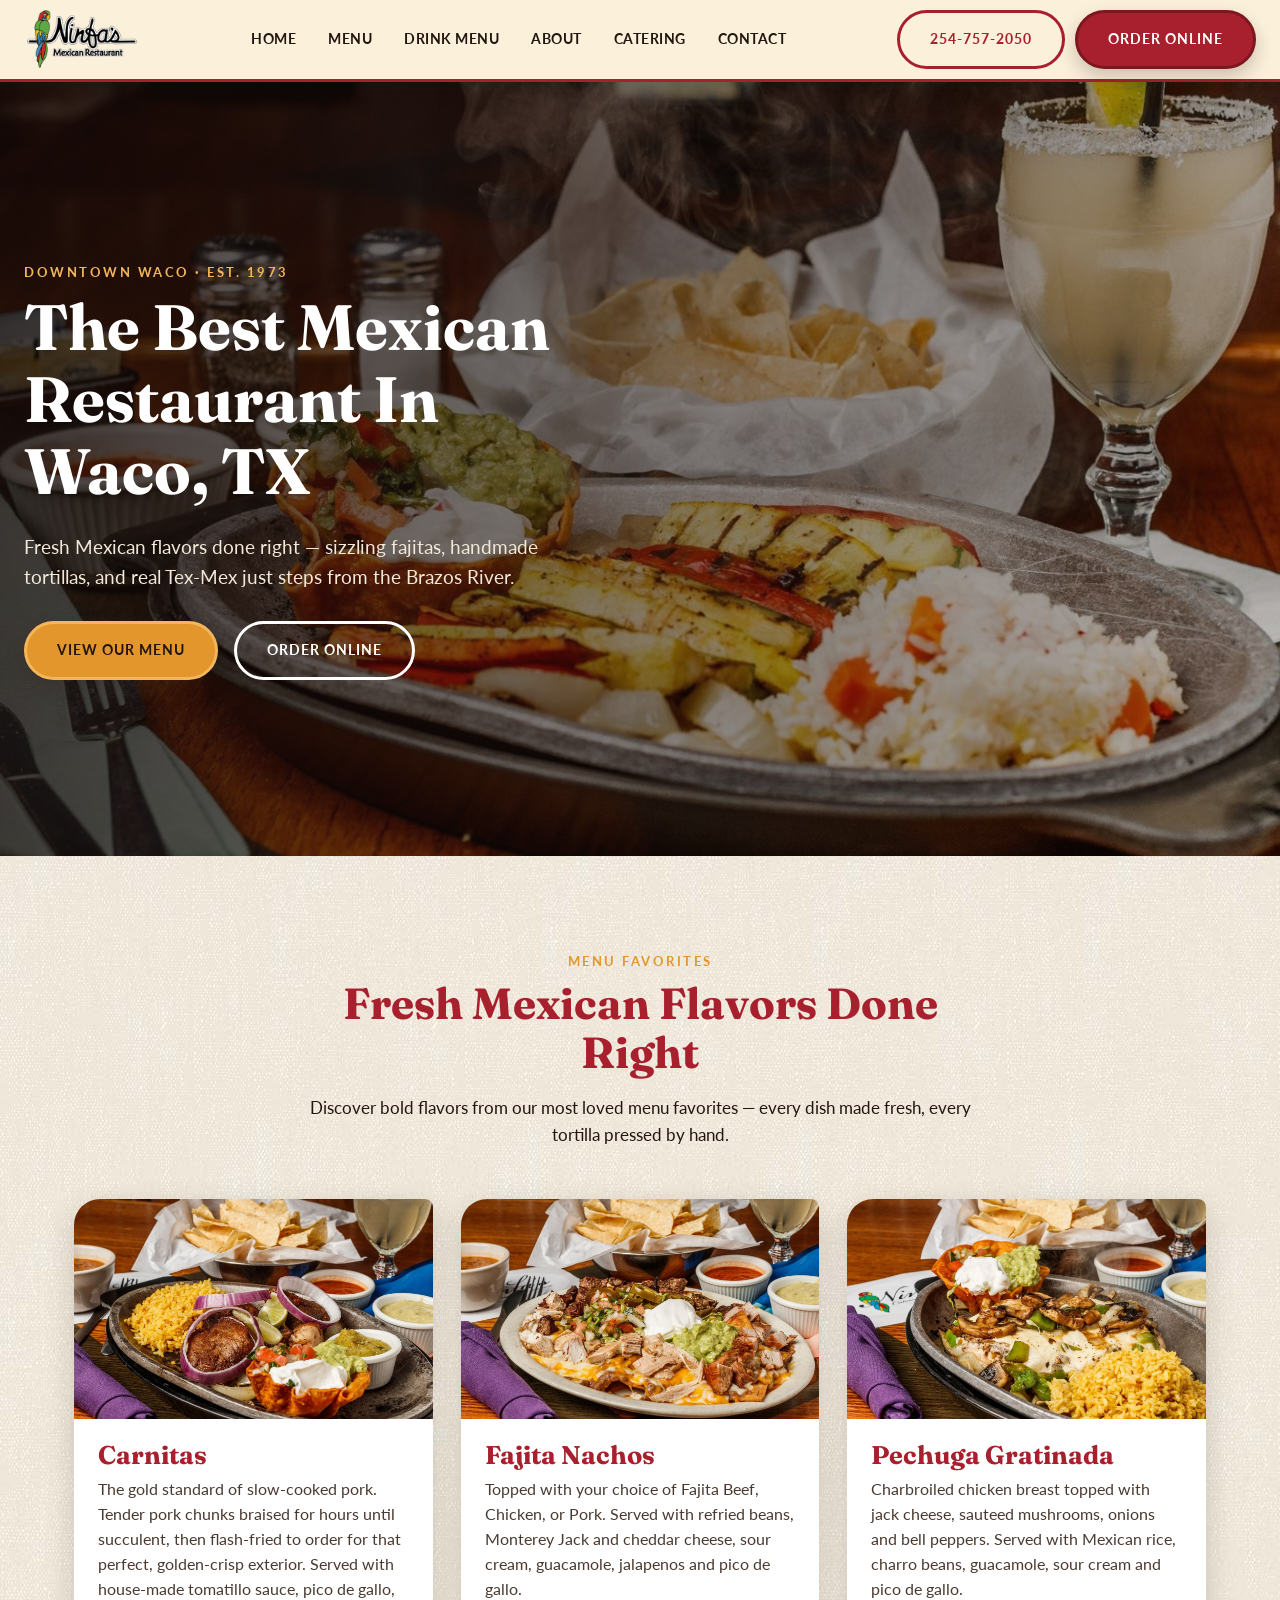
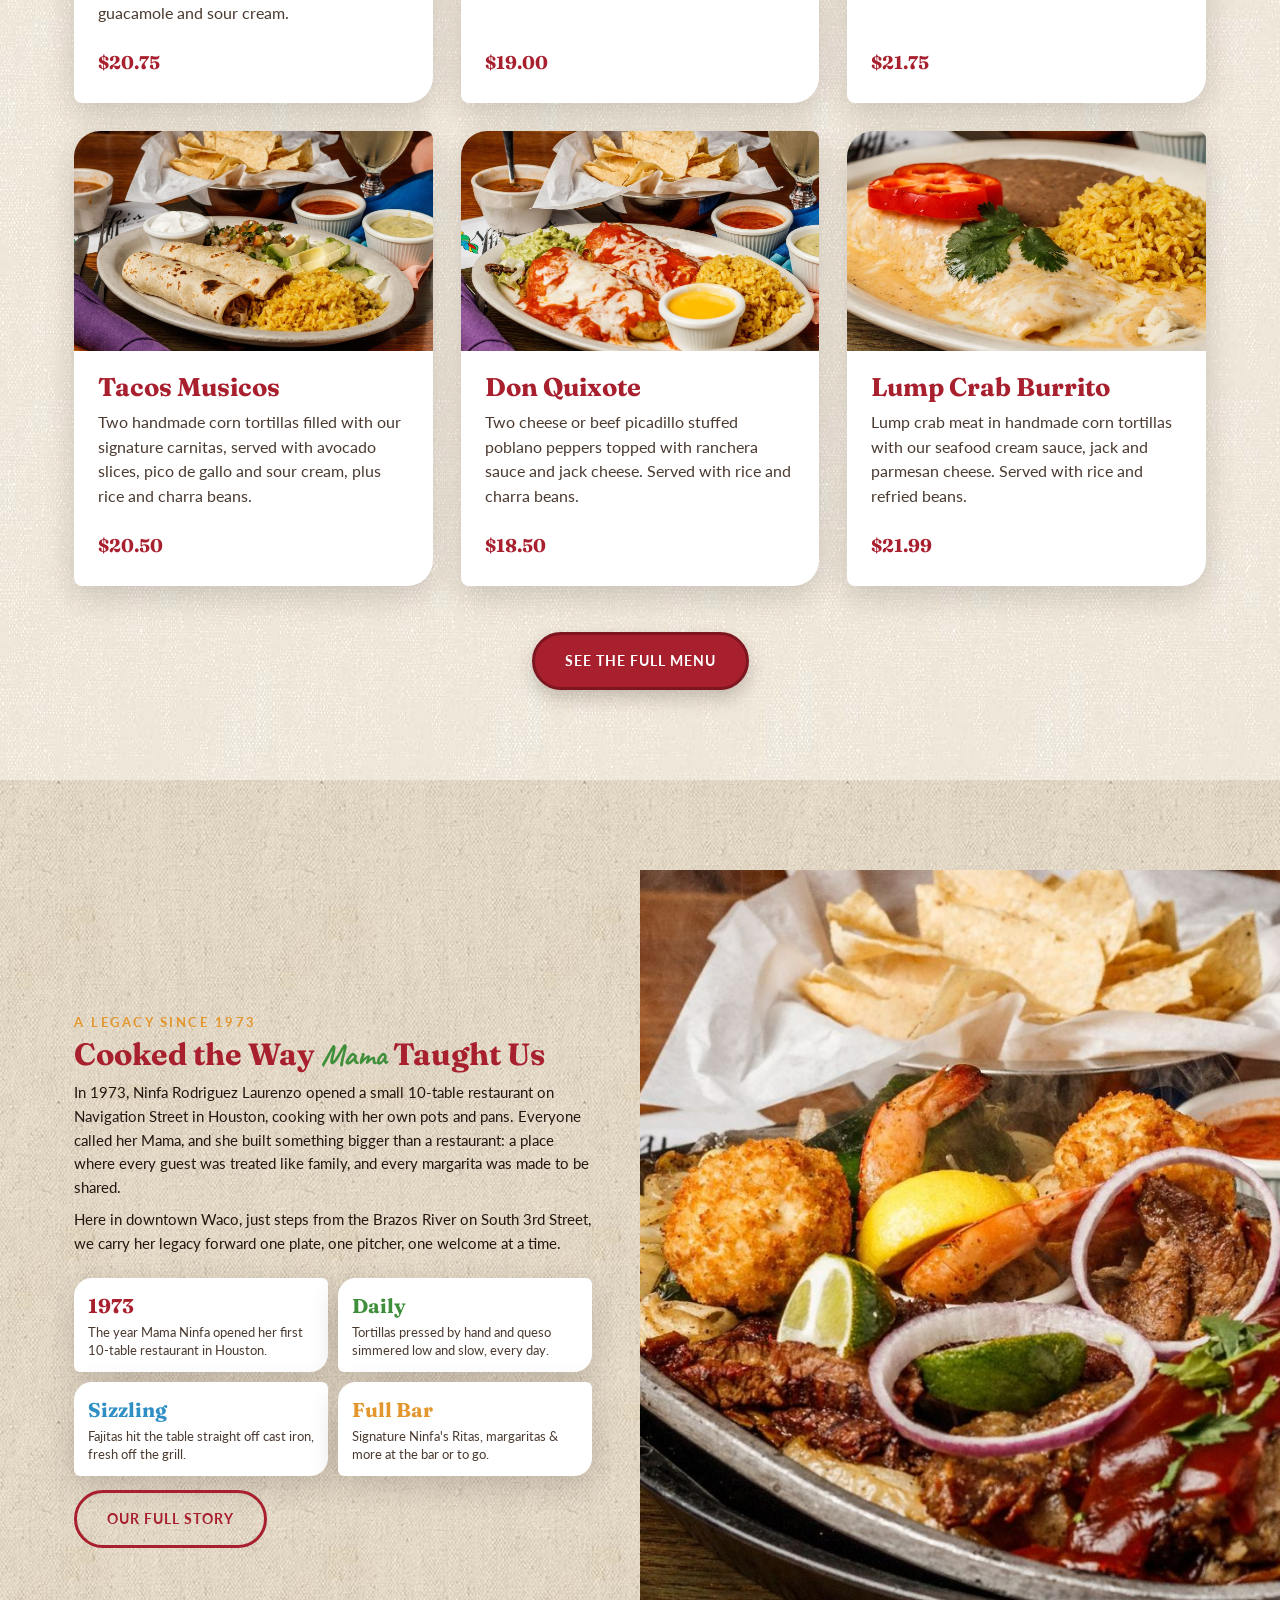
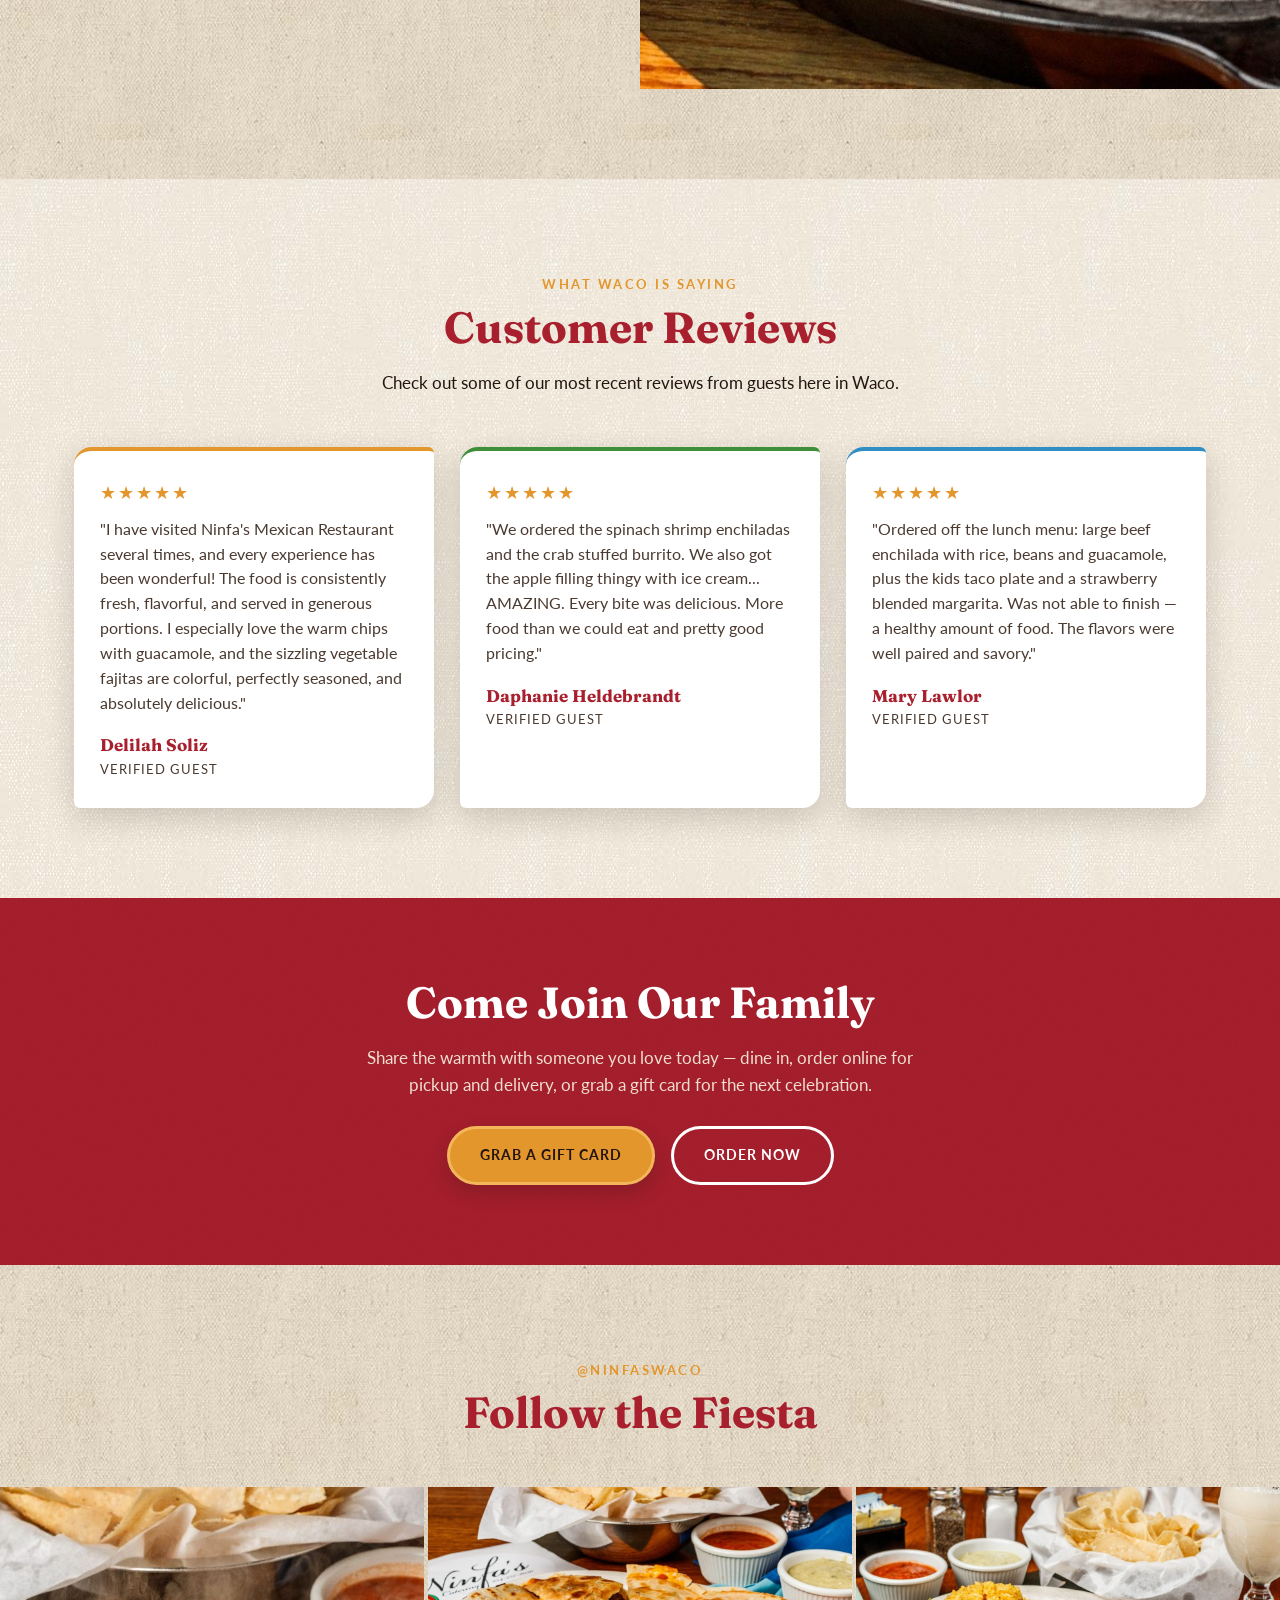
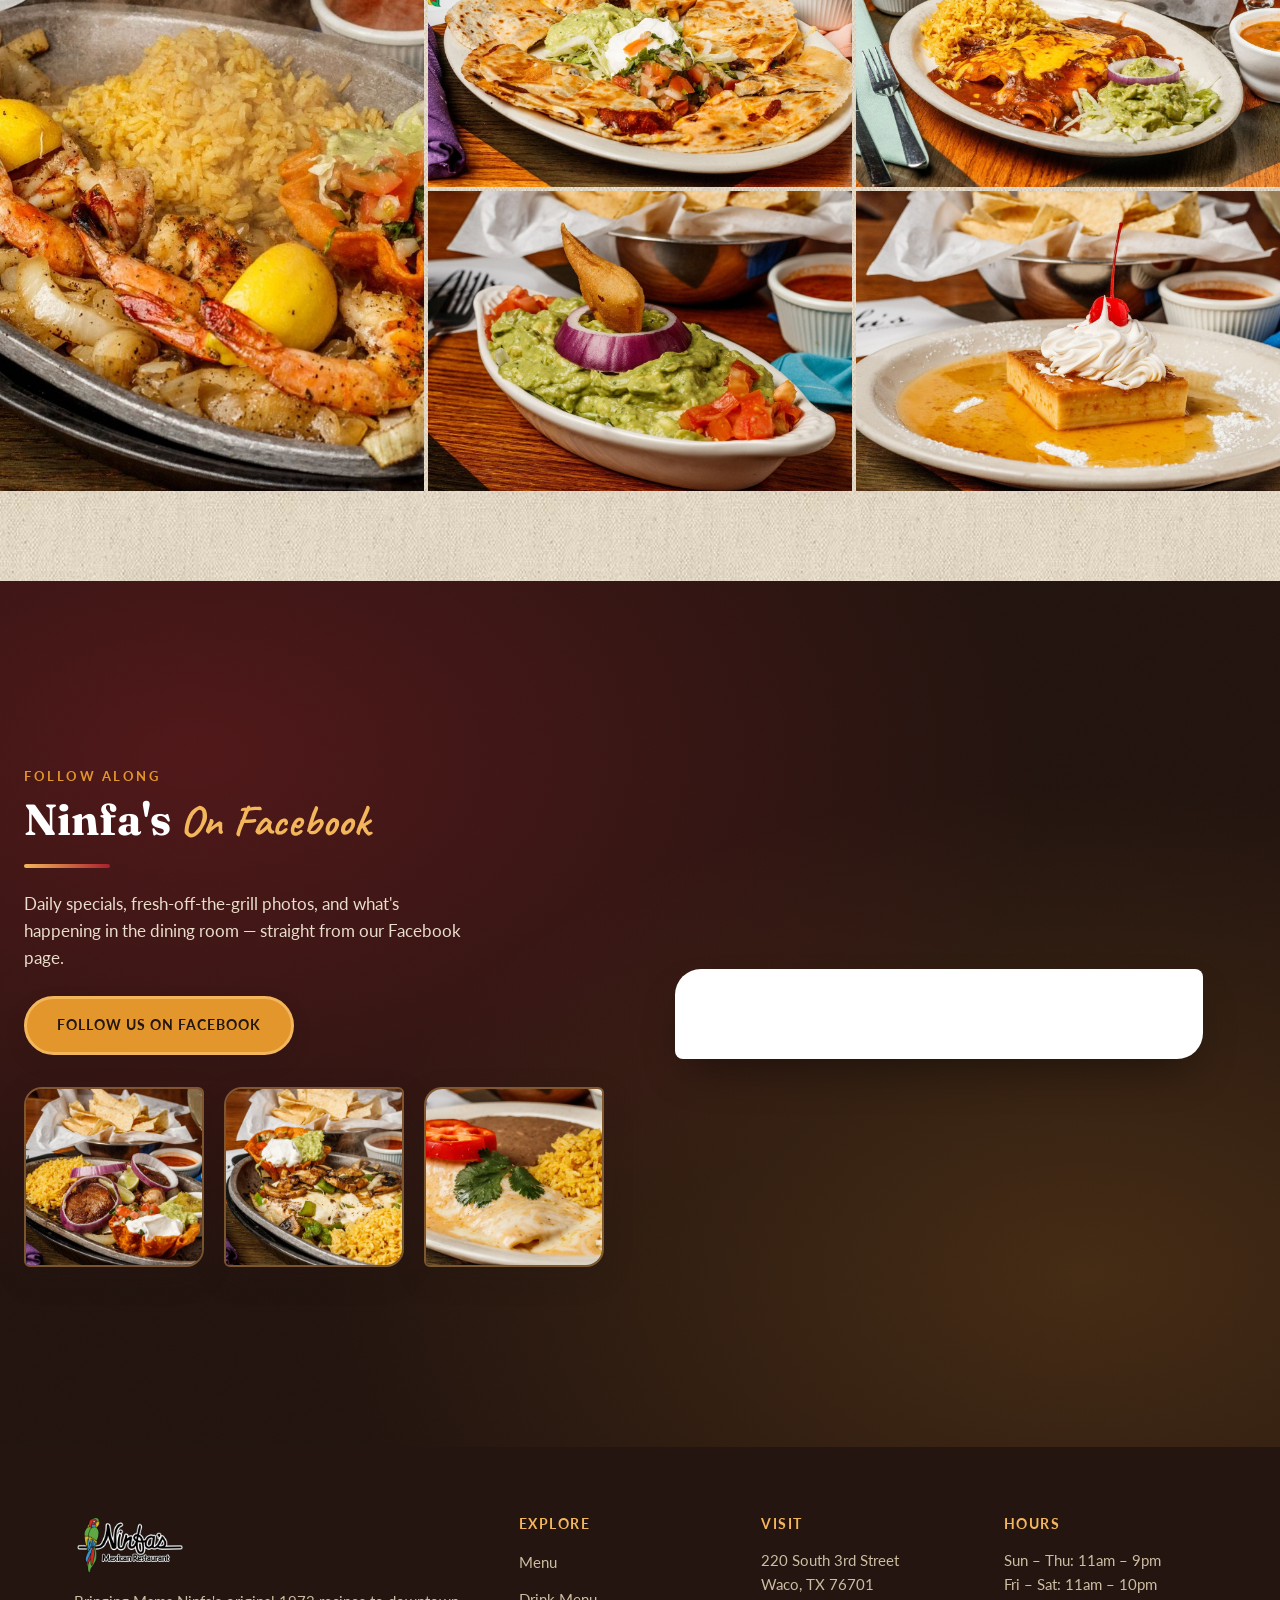
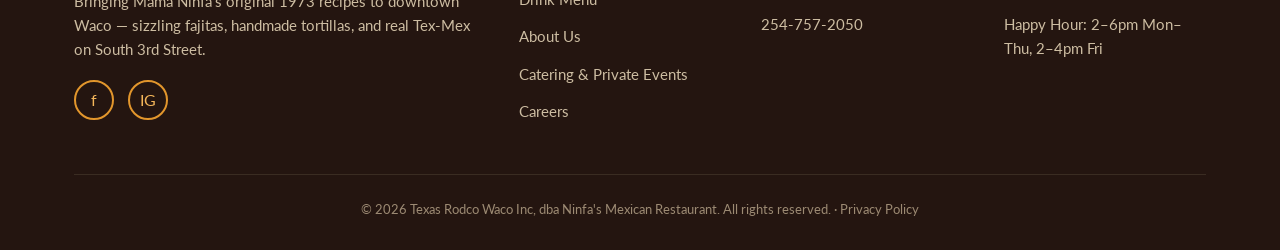
<file: index.html>
<!DOCTYPE html>
<html lang="en">
<head>
<meta charset="UTF-8">
<meta name="viewport" content="width=device-width, initial-scale=1.0">
<title>Ninfa's Mexican Restaurant | Waco, TX Tex-Mex Since 1973</title>
<meta name="description" content="Ninfa's Mexican Restaurant brings Mama Ninfa's original 1973 recipes to downtown Waco, TX — sizzling fajitas, handmade tortillas, and real Tex-Mex on South 3rd Street.">
<link rel="preconnect" href="https://fonts.googleapis.com">
<link rel="preconnect" href="https://fonts.gstatic.com" crossorigin>
<link href="https://fonts.googleapis.com/css2?family=Fraunces:wght@600;700&family=Lato:wght@400;700;900&family=Caveat:wght@700&display=swap" rel="stylesheet">
<link rel="stylesheet" href="site.css">
</head>
<body>

<header class="site-header">
  <div class="nav-wrap">
    <a href="index.html" class="nav-logo"><img src="images/logo.png" alt="Ninfa's Mexican Restaurant"></a>
    <nav>
      <ul class="nav-links" id="navLinks">
        <li><a href="index.html">Home</a></li>
        <li><a href="menu.html">Menu</a></li>
        <li><a href="drink-menu.html">Drink Menu</a></li>
        <li><a href="about.html">About</a></li>
        <li><a href="catering.html">Catering</a></li>
        <li><a href="contact.html">Contact</a></li>
      </ul>
    </nav>
    <div class="nav-cta">
      <a href="tel:2547572050" class="btn btn-outline">254-757-2050</a>
      <a href="https://www.ninfaswaco.com/stores" class="btn btn-primary" target="_blank" rel="noopener">Order Online</a>
      <button class="nav-toggle" id="navToggle" aria-label="Toggle menu">&#9776;</button>
    </div>
  </div>
</header>

<section class="hero" style="background-image:url('images/food/veggie-fajitas.jpg');">
  <div class="hero-content">
    <span class="eyebrow">Downtown Waco &middot; Est. 1973</span>
    <h1>The Best Mexican Restaurant In Waco, TX</h1>
    <p class="lead">Fresh Mexican flavors done right &mdash; sizzling fajitas, handmade tortillas, and real Tex-Mex just steps from the Brazos River.</p>
    <div class="hero-ctas">
      <a href="menu.html" class="btn btn-gold">View Our Menu</a>
      <a href="https://www.ninfaswaco.com/stores" class="btn btn-outline" style="border-color:#fff;color:#fff;" target="_blank" rel="noopener">Order Online</a>
    </div>
  </div>
</section>

<section class="textured-row">
  <div class="container">
    <div class="section-head">
      <span class="eyebrow">Menu Favorites</span>
      <h2>Fresh Mexican Flavors Done Right</h2>
      <p>Discover bold flavors from our most loved menu favorites &mdash; every dish made fresh, every tortilla pressed by hand.</p>
    </div>
    <div class="card-grid">
      <div class="dish-card">
        <img src="images/food/carnita.jpg" alt="Carnitas at Ninfa's Mexican Restaurant">
        <div class="dish-card-body">
          <h3>Carnitas</h3>
          <p>The gold standard of slow-cooked pork. Tender pork chunks braised for hours until succulent, then flash-fried to order for that perfect, golden-crisp exterior. Served with house-made tomatillo sauce, pico de gallo, guacamole and sour cream.</p>
          <div class="dish-price">$20.75</div>
        </div>
      </div>
      <div class="dish-card">
        <img src="images/food/nachos-fajita.jpg" alt="Fajita Nachos at Ninfa's Mexican Restaurant">
        <div class="dish-card-body">
          <h3>Fajita Nachos</h3>
          <p>Topped with your choice of Fajita Beef, Chicken, or Pork. Served with refried beans, Monterey Jack and cheddar cheese, sour cream, guacamole, jalapenos and pico de gallo.</p>
          <div class="dish-price">$19.00</div>
        </div>
      </div>
      <div class="dish-card">
        <img src="images/food/pechuga-gratinada.jpg" alt="Pechuga Gratinada at Ninfa's Mexican Restaurant">
        <div class="dish-card-body">
          <h3>Pechuga Gratinada</h3>
          <p>Charbroiled chicken breast topped with jack cheese, sauteed mushrooms, onions and bell peppers. Served with Mexican rice, charro beans, guacamole, sour cream and pico de gallo.</p>
          <div class="dish-price">$21.75</div>
        </div>
      </div>
      <div class="dish-card">
        <img src="images/food/tacos-musicos.jpg" alt="Tacos Musicos at Ninfa's Mexican Restaurant">
        <div class="dish-card-body">
          <h3>Tacos Musicos</h3>
          <p>Two handmade corn tortillas filled with our signature carnitas, served with avocado slices, pico de gallo and sour cream, plus rice and charra beans.</p>
          <div class="dish-price">$20.50</div>
        </div>
      </div>
      <div class="dish-card">
        <img src="images/food/don-quixote.jpg" alt="Don Quixote at Ninfa's Mexican Restaurant">
        <div class="dish-card-body">
          <h3>Don Quixote</h3>
          <p>Two cheese or beef picadillo stuffed poblano peppers topped with ranchera sauce and jack cheese. Served with rice and charra beans.</p>
          <div class="dish-price">$18.50</div>
        </div>
      </div>
      <div class="dish-card">
        <img src="images/food/crab-burrito.jpg" alt="Lump Crab Burrito at Ninfa's Mexican Restaurant">
        <div class="dish-card-body">
          <h3>Lump Crab Burrito</h3>
          <p>Lump crab meat in handmade corn tortillas with our seafood cream sauce, jack and parmesan cheese. Served with rice and refried beans.</p>
          <div class="dish-price">$21.99</div>
        </div>
      </div>
    </div>
    <div style="text-align:center;margin-top:46px;">
      <a href="menu.html" class="btn btn-primary">See the Full Menu</a>
    </div>
  </div>
</section>

<section class="section-alt textured-row">
  <div class="bleed-split sticky-media">
    <div class="bleed-text">
      <span class="eyebrow">A Legacy Since 1973</span>
      <h2>Cooked the Way <span class="script">Mama</span> Taught Us</h2>
      <p>In 1973, Ninfa Rodriguez Laurenzo opened a small 10-table restaurant on Navigation Street in Houston, cooking with her own pots and pans. Everyone called her Mama, and she built something bigger than a restaurant: a place where every guest was treated like family, and every margarita was made to be shared.</p>
      <p>Here in downtown Waco, just steps from the Brazos River on South 3rd Street, we carry her legacy forward one plate, one pitcher, one welcome at a time.</p>
      <div class="stat-grid">
        <div class="stat-tile"><span class="stat-num">1973</span><p>The year Mama Ninfa opened her first 10-table restaurant in Houston.</p></div>
        <div class="stat-tile"><span class="stat-num">Daily</span><p>Tortillas pressed by hand and queso simmered low and slow, every day.</p></div>
        <div class="stat-tile"><span class="stat-num">Sizzling</span><p>Fajitas hit the table straight off cast iron, fresh off the grill.</p></div>
        <div class="stat-tile"><span class="stat-num">Full Bar</span><p>Signature Ninfa's Ritas, margaritas &amp; more at the bar or to go.</p></div>
      </div>
      <div style="margin-top:14px;">
        <a href="about.html" class="btn btn-outline">Our Full Story</a>
      </div>
    </div>
    <div class="bleed-media">
      <img src="images/food/parrilla-mixta.jpg" alt="Sizzling fajitas at Ninfa's Mexican Restaurant">
    </div>
  </div>
</section>

<section class="textured-row">
  <div class="container">
    <div class="section-head">
      <span class="eyebrow">What Waco Is Saying</span>
      <h2>Customer Reviews</h2>
      <p>Check out some of our most recent reviews from guests here in Waco.</p>
    </div>
    <div class="review-grid">
      <div class="review-card">
        <div class="review-stars">&#9733;&#9733;&#9733;&#9733;&#9733;</div>
        <p class="review-quote">"I have visited Ninfa's Mexican Restaurant several times, and every experience has been wonderful! The food is consistently fresh, flavorful, and served in generous portions. I especially love the warm chips with guacamole, and the sizzling vegetable fajitas are colorful, perfectly seasoned, and absolutely delicious."</p>
        <div class="review-name">Delilah Soliz</div>
        <div class="review-source">Verified Guest</div>
      </div>
      <div class="review-card">
        <div class="review-stars">&#9733;&#9733;&#9733;&#9733;&#9733;</div>
        <p class="review-quote">"We ordered the spinach shrimp enchiladas and the crab stuffed burrito. We also got the apple filling thingy with ice cream... AMAZING. Every bite was delicious. More food than we could eat and pretty good pricing."</p>
        <div class="review-name">Daphanie Heldebrandt</div>
        <div class="review-source">Verified Guest</div>
      </div>
      <div class="review-card">
        <div class="review-stars">&#9733;&#9733;&#9733;&#9733;&#9733;</div>
        <p class="review-quote">"Ordered off the lunch menu: large beef enchilada with rice, beans and guacamole, plus the kids taco plate and a strawberry blended margarita. Was not able to finish &mdash; a healthy amount of food. The flavors were well paired and savory."</p>
        <div class="review-name">Mary Lawlor</div>
        <div class="review-source">Verified Guest</div>
      </div>
    </div>
  </div>
</section>

<section class="cta-banner">
  <div class="container">
    <h2>Come Join Our Family</h2>
    <p>Share the warmth with someone you love today &mdash; dine in, order online for pickup and delivery, or grab a gift card for the next celebration.</p>
    <div class="hero-ctas" style="justify-content:center;">
      <a href="https://order.toasttab.com/egiftcards/ninfaswaco" class="btn btn-gold" target="_blank" rel="noopener">Grab a Gift Card</a>
      <a href="https://www.ninfaswaco.com/stores" class="btn btn-outline" style="border-color:#fff;color:#fff;" target="_blank" rel="noopener">Order Now</a>
    </div>
  </div>
</section>

<section class="section-alt textured-row">
  <div class="container">
    <div class="section-head">
      <span class="eyebrow">@ninfaswaco</span>
      <h2>Follow the Fiesta</h2>
    </div>
  </div>
  <div class="mosaic-grid">
    <a href="https://www.instagram.com/ninfaswaco/" target="_blank" rel="noopener"><img src="images/food/shrimp-tampico.jpg" alt="Shrimp Tampico at Ninfa's Mexican Restaurant"></a>
    <a href="https://www.instagram.com/ninfaswaco/" target="_blank" rel="noopener"><img src="images/food/quesadilla.jpg" alt="Quesadillas at Ninfa's Mexican Restaurant"></a>
    <a href="https://www.instagram.com/ninfaswaco/" target="_blank" rel="noopener"><img src="images/food/bbq-brisket-enchiladas.jpg" alt="BBQ Brisket Enchiladas at Ninfa's Mexican Restaurant"></a>
    <a href="https://www.instagram.com/ninfaswaco/" target="_blank" rel="noopener"><img src="images/food/guacamole.jpg" alt="Fresh guacamole at Ninfa's Mexican Restaurant"></a>
    <a href="https://www.instagram.com/ninfaswaco/" target="_blank" rel="noopener"><img src="images/food/flan.jpg" alt="Flan at Ninfa's Mexican Restaurant"></a>
  </div>
</section>

<section class="facebook-feed">
  <div class="facebook-feed-grid">
    <div class="facebook-feed-text">
      <span class="eyebrow">Follow Along</span>
      <h2>Ninfa's <span class="script">On Facebook</span></h2>
      <span class="facebook-feed-accent"></span>
      <p>Daily specials, fresh-off-the-grill photos, and what's happening in the dining room &mdash; straight from our Facebook page.</p>
      <a href="https://www.facebook.com/NinfasWaco/" target="_blank" rel="noopener" class="btn btn-gold">Follow Us on Facebook</a>
      <div class="facebook-feed-thumbs">
        <img src="images/food/carnita.jpg" alt="Carnitas at Ninfa's Mexican Restaurant">
        <img src="images/food/pechuga-gratinada.jpg" alt="Pechuga Gratinada at Ninfa's Mexican Restaurant">
        <img src="images/food/crab-burrito.jpg" alt="Lump Crab Burrito at Ninfa's Mexican Restaurant">
      </div>
    </div>
    <div class="facebook-feed-embed">
      <div class="facebook-feed-embed-frame">
        <div id="fb-root"></div>
        <div class="fb-page" data-href="https://www.facebook.com/NinfasWaco/" data-tabs="timeline" data-width="500" data-height="600" data-small-header="false" data-adapt-container-width="true" data-hide-cover="false" data-show-facepile="true">
          <blockquote cite="https://www.facebook.com/NinfasWaco/" class="fb-xfbml-parse-ignore">
            <a href="https://www.facebook.com/NinfasWaco/">Ninfa's Mexican Restaurant</a>
          </blockquote>
        </div>
      </div>
    </div>
  </div>
</section>

<footer class="site-footer">
  <div class="container">
    <div class="footer-grid">
      <div>
        <div class="footer-logo"><img src="images/logo.png" alt="Ninfa's Mexican Restaurant"></div>
        <p>Bringing Mama Ninfa's original 1973 recipes to downtown Waco &mdash; sizzling fajitas, handmade tortillas, and real Tex-Mex on South 3rd Street.</p>
        <div class="footer-social">
          <a href="https://www.facebook.com/NinfasWaco/" target="_blank" rel="noopener" aria-label="Facebook">f</a>
          <a href="https://www.instagram.com/ninfaswaco/" target="_blank" rel="noopener" aria-label="Instagram">IG</a>
        </div>
      </div>
      <div>
        <h4>Explore</h4>
        <ul>
          <li><a href="menu.html">Menu</a></li>
          <li><a href="drink-menu.html">Drink Menu</a></li>
          <li><a href="about.html">About Us</a></li>
          <li><a href="catering.html">Catering &amp; Private Events</a></li>
          <li><a href="careers.html">Careers</a></li>
        </ul>
      </div>
      <div>
        <h4>Visit</h4>
        <p>220 South 3rd Street<br>Waco, TX 76701</p>
        <p><a href="tel:2547572050">254-757-2050</a></p>
      </div>
      <div>
        <h4>Hours</h4>
        <p>Sun &ndash; Thu: 11am &ndash; 9pm<br>Fri &ndash; Sat: 11am &ndash; 10pm</p>
        <p>Happy Hour: 2&ndash;6pm Mon&ndash;Thu, 2&ndash;4pm Fri</p>
      </div>
    </div>
    <div class="footer-bottom">
      &copy; 2026 Texas Rodco Waco Inc, dba Ninfa's Mexican Restaurant. All rights reserved. &middot; <a href="privacy-policy.html">Privacy Policy</a>
    </div>
  </div>
</footer>

<script>
document.getElementById('navToggle').addEventListener('click', function(){
  document.getElementById('navLinks').classList.toggle('open');
});
</script>

  <script async defer crossorigin="anonymous" src="https://connect.facebook.net/en_US/sdk.js#xfbml=1&version=v19.0"></script>
</body>
</html>
</file>
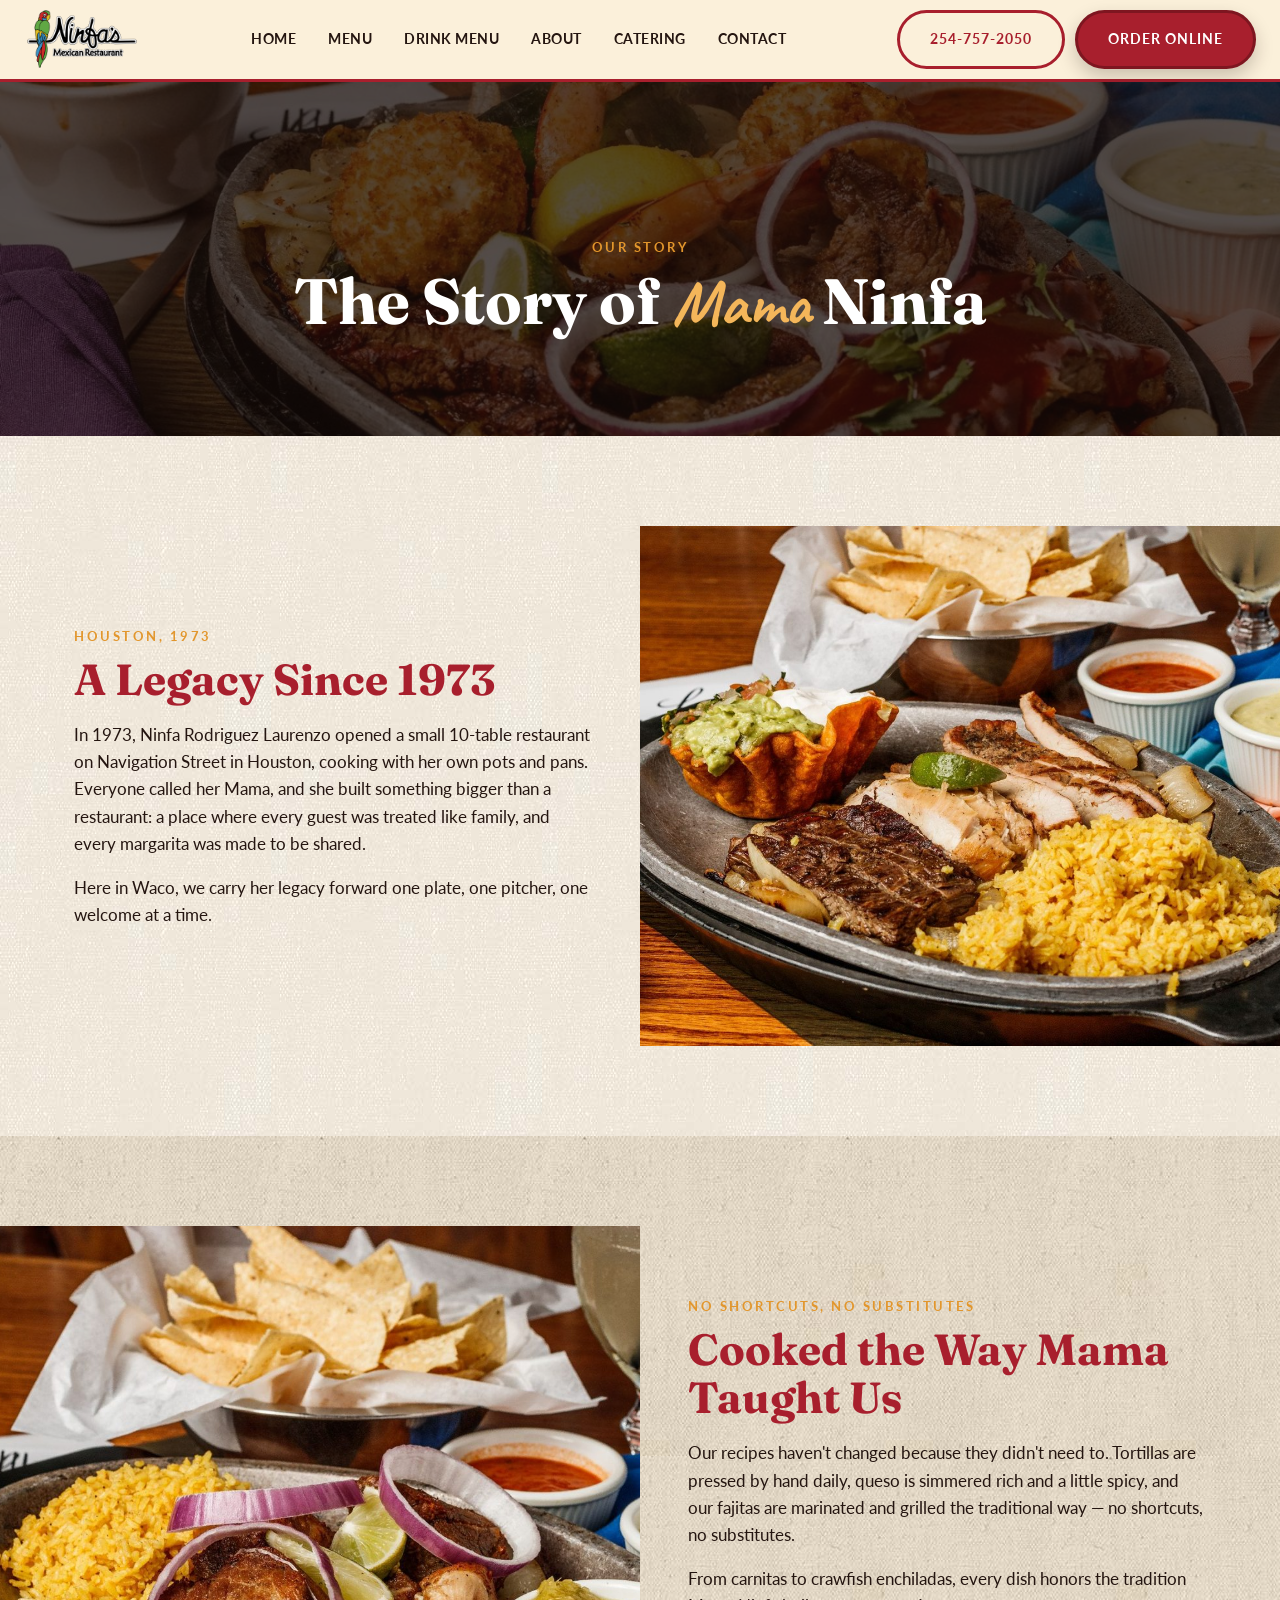
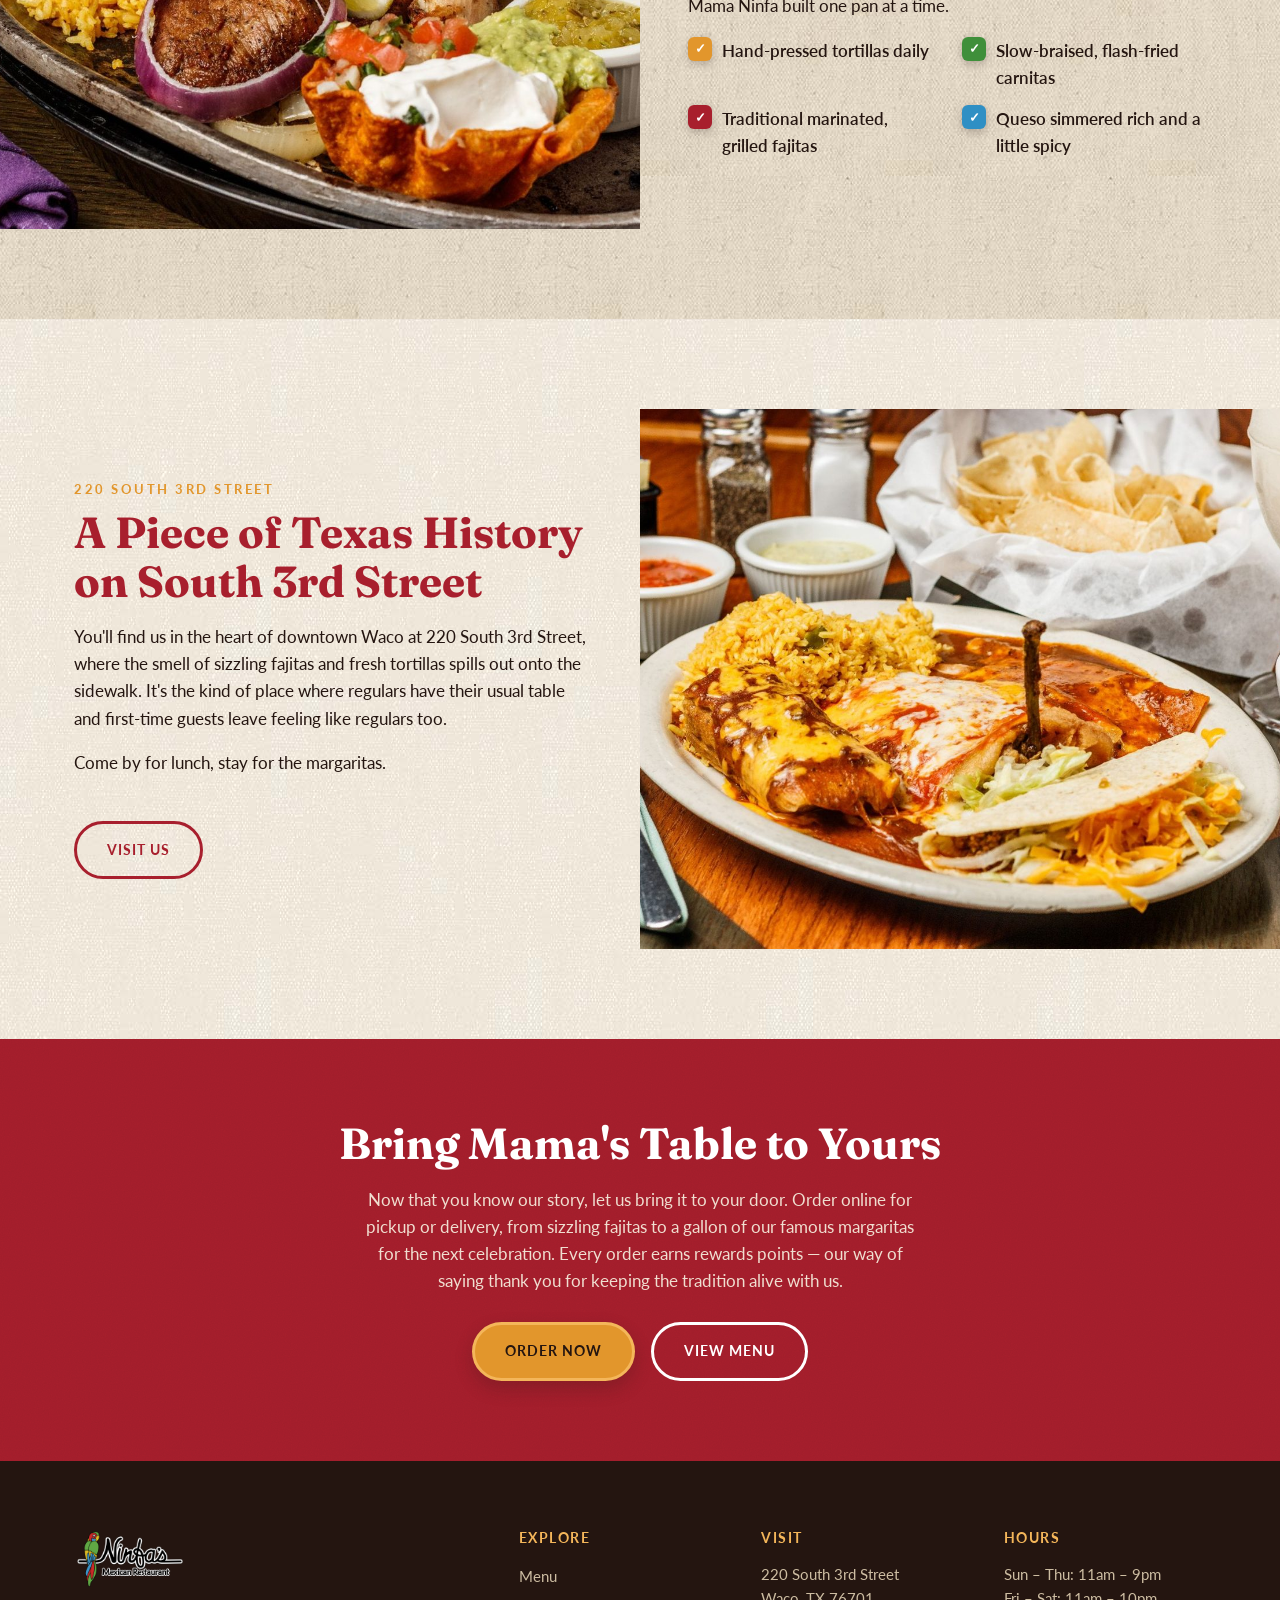
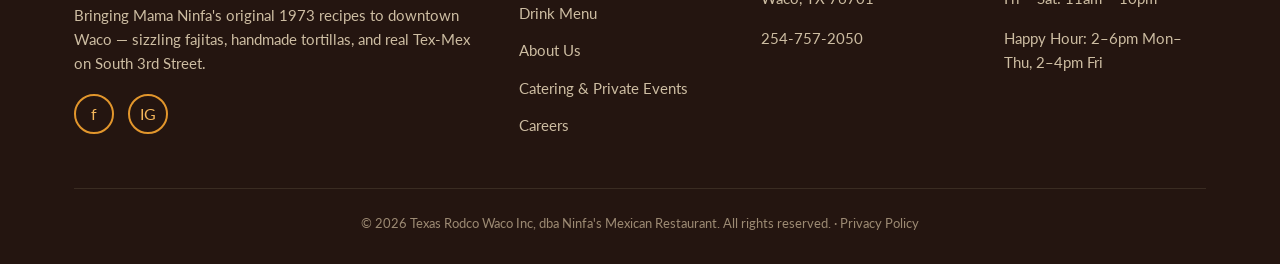
<file: about.html>
<!DOCTYPE html>
<html lang="en">
<head>
<meta charset="UTF-8">
<meta name="viewport" content="width=device-width, initial-scale=1.0">
<title>About Us | Ninfa's Mexican Restaurant | Waco, TX</title>
<meta name="description" content="The story of Mama Ninfa — from a 10-table restaurant in Houston in 1973 to downtown Waco's own Ninfa's Mexican Restaurant on South 3rd Street.">
<link rel="preconnect" href="https://fonts.googleapis.com">
<link rel="preconnect" href="https://fonts.gstatic.com" crossorigin>
<link href="https://fonts.googleapis.com/css2?family=Fraunces:wght@600;700&family=Lato:wght@400;700;900&family=Caveat:wght@700&display=swap" rel="stylesheet">
<link rel="stylesheet" href="site.css">
</head>
<body>

<header class="site-header">
  <div class="nav-wrap">
    <a href="index.html" class="nav-logo"><img src="images/logo.png" alt="Ninfa's Mexican Restaurant"></a>
    <nav>
      <ul class="nav-links" id="navLinks">
        <li><a href="index.html">Home</a></li>
        <li><a href="menu.html">Menu</a></li>
        <li><a href="drink-menu.html">Drink Menu</a></li>
        <li><a href="about.html">About</a></li>
        <li><a href="catering.html">Catering</a></li>
        <li><a href="contact.html">Contact</a></li>
      </ul>
    </nav>
    <div class="nav-cta">
      <a href="tel:2547572050" class="btn btn-outline">254-757-2050</a>
      <a href="https://www.ninfaswaco.com/stores" class="btn btn-primary" target="_blank" rel="noopener">Order Online</a>
      <button class="nav-toggle" id="navToggle" aria-label="Toggle menu">&#9776;</button>
    </div>
  </div>
</header>

<div class="page-hero" style="background-image:url('images/food/parrilla-mixta.jpg');">
  <div class="inner container">
    <span class="eyebrow">Our Story</span>
    <h1>The Story of <span class="script" style="color:var(--gold-light);">Mama</span> Ninfa</h1>
  </div>
</div>

<section>
  <div class="bleed-split">
    <div class="bleed-text">
      <span class="eyebrow">Houston, 1973</span>
      <h2>A Legacy Since 1973</h2>
      <p>In 1973, Ninfa Rodriguez Laurenzo opened a small 10-table restaurant on Navigation Street in Houston, cooking with her own pots and pans. Everyone called her Mama, and she built something bigger than a restaurant: a place where every guest was treated like family, and every margarita was made to be shared.</p>
      <p>Here in Waco, we carry her legacy forward one plate, one pitcher, one welcome at a time.</p>
    </div>
    <div class="bleed-media">
      <img src="images/food/tommie.jpg" alt="Fajita platter at Ninfa's Mexican Restaurant">
    </div>
  </div>
</section>

<section class="section-alt">
  <div class="bleed-split reverse">
    <div class="bleed-text">
      <span class="eyebrow">No Shortcuts, No Substitutes</span>
      <h2>Cooked the Way Mama Taught Us</h2>
      <p>Our recipes haven't changed because they didn't need to. Tortillas are pressed by hand daily, queso is simmered rich and a little spicy, and our fajitas are marinated and grilled the traditional way &mdash; no shortcuts, no substitutes.</p>
      <p>From carnitas to crawfish enchiladas, every dish honors the tradition Mama Ninfa built one pan at a time.</p>
      <ul class="checklist">
        <li>Hand-pressed tortillas daily</li>
        <li>Slow-braised, flash-fried carnitas</li>
        <li>Traditional marinated, grilled fajitas</li>
        <li>Queso simmered rich and a little spicy</li>
      </ul>
    </div>
    <div class="bleed-media">
      <img src="images/food/carnita.jpg" alt="Carnitas at Ninfa's Mexican Restaurant">
    </div>
  </div>
</section>

<section>
  <div class="bleed-split">
    <div class="bleed-text">
      <span class="eyebrow">220 South 3rd Street</span>
      <h2>A Piece of Texas History on South 3rd Street</h2>
      <p>You'll find us in the heart of downtown Waco at 220 South 3rd Street, where the smell of sizzling fajitas and fresh tortillas spills out onto the sidewalk. It's the kind of place where regulars have their usual table and first-time guests leave feeling like regulars too.</p>
      <p>Come by for lunch, stay for the margaritas.</p>
      <div style="margin-top:28px;">
        <a href="contact.html" class="btn btn-outline">Visit Us</a>
      </div>
    </div>
    <div class="bleed-media">
      <img src="images/food/presidente.jpg" alt="El Presidente plato at Ninfa's Mexican Restaurant">
    </div>
  </div>
</section>

<section class="cta-banner">
  <div class="container">
    <h2>Bring Mama's Table to Yours</h2>
    <p>Now that you know our story, let us bring it to your door. Order online for pickup or delivery, from sizzling fajitas to a gallon of our famous margaritas for the next celebration. Every order earns rewards points &mdash; our way of saying thank you for keeping the tradition alive with us.</p>
    <div class="hero-ctas" style="justify-content:center;">
      <a href="https://www.ninfaswaco.com/stores" class="btn btn-gold" target="_blank" rel="noopener">Order Now</a>
      <a href="menu.html" class="btn btn-outline" style="border-color:#fff;color:#fff;">View Menu</a>
    </div>
  </div>
</section>

<footer class="site-footer">
  <div class="container">
    <div class="footer-grid">
      <div>
        <div class="footer-logo"><img src="images/logo.png" alt="Ninfa's Mexican Restaurant"></div>
        <p>Bringing Mama Ninfa's original 1973 recipes to downtown Waco &mdash; sizzling fajitas, handmade tortillas, and real Tex-Mex on South 3rd Street.</p>
        <div class="footer-social">
          <a href="https://www.facebook.com/NinfasWaco/" target="_blank" rel="noopener" aria-label="Facebook">f</a>
          <a href="https://www.instagram.com/ninfaswaco/" target="_blank" rel="noopener" aria-label="Instagram">IG</a>
        </div>
      </div>
      <div>
        <h4>Explore</h4>
        <ul>
          <li><a href="menu.html">Menu</a></li>
          <li><a href="drink-menu.html">Drink Menu</a></li>
          <li><a href="about.html">About Us</a></li>
          <li><a href="catering.html">Catering &amp; Private Events</a></li>
          <li><a href="careers.html">Careers</a></li>
        </ul>
      </div>
      <div>
        <h4>Visit</h4>
        <p>220 South 3rd Street<br>Waco, TX 76701</p>
        <p><a href="tel:2547572050">254-757-2050</a></p>
      </div>
      <div>
        <h4>Hours</h4>
        <p>Sun &ndash; Thu: 11am &ndash; 9pm<br>Fri &ndash; Sat: 11am &ndash; 10pm</p>
        <p>Happy Hour: 2&ndash;6pm Mon&ndash;Thu, 2&ndash;4pm Fri</p>
      </div>
    </div>
    <div class="footer-bottom">
      &copy; 2026 Texas Rodco Waco Inc, dba Ninfa's Mexican Restaurant. All rights reserved. &middot; <a href="privacy-policy.html">Privacy Policy</a>
    </div>
  </div>
</footer>

<script>
document.getElementById('navToggle').addEventListener('click', function(){
  document.getElementById('navLinks').classList.toggle('open');
});
</script>
</body>
</html>
</file>
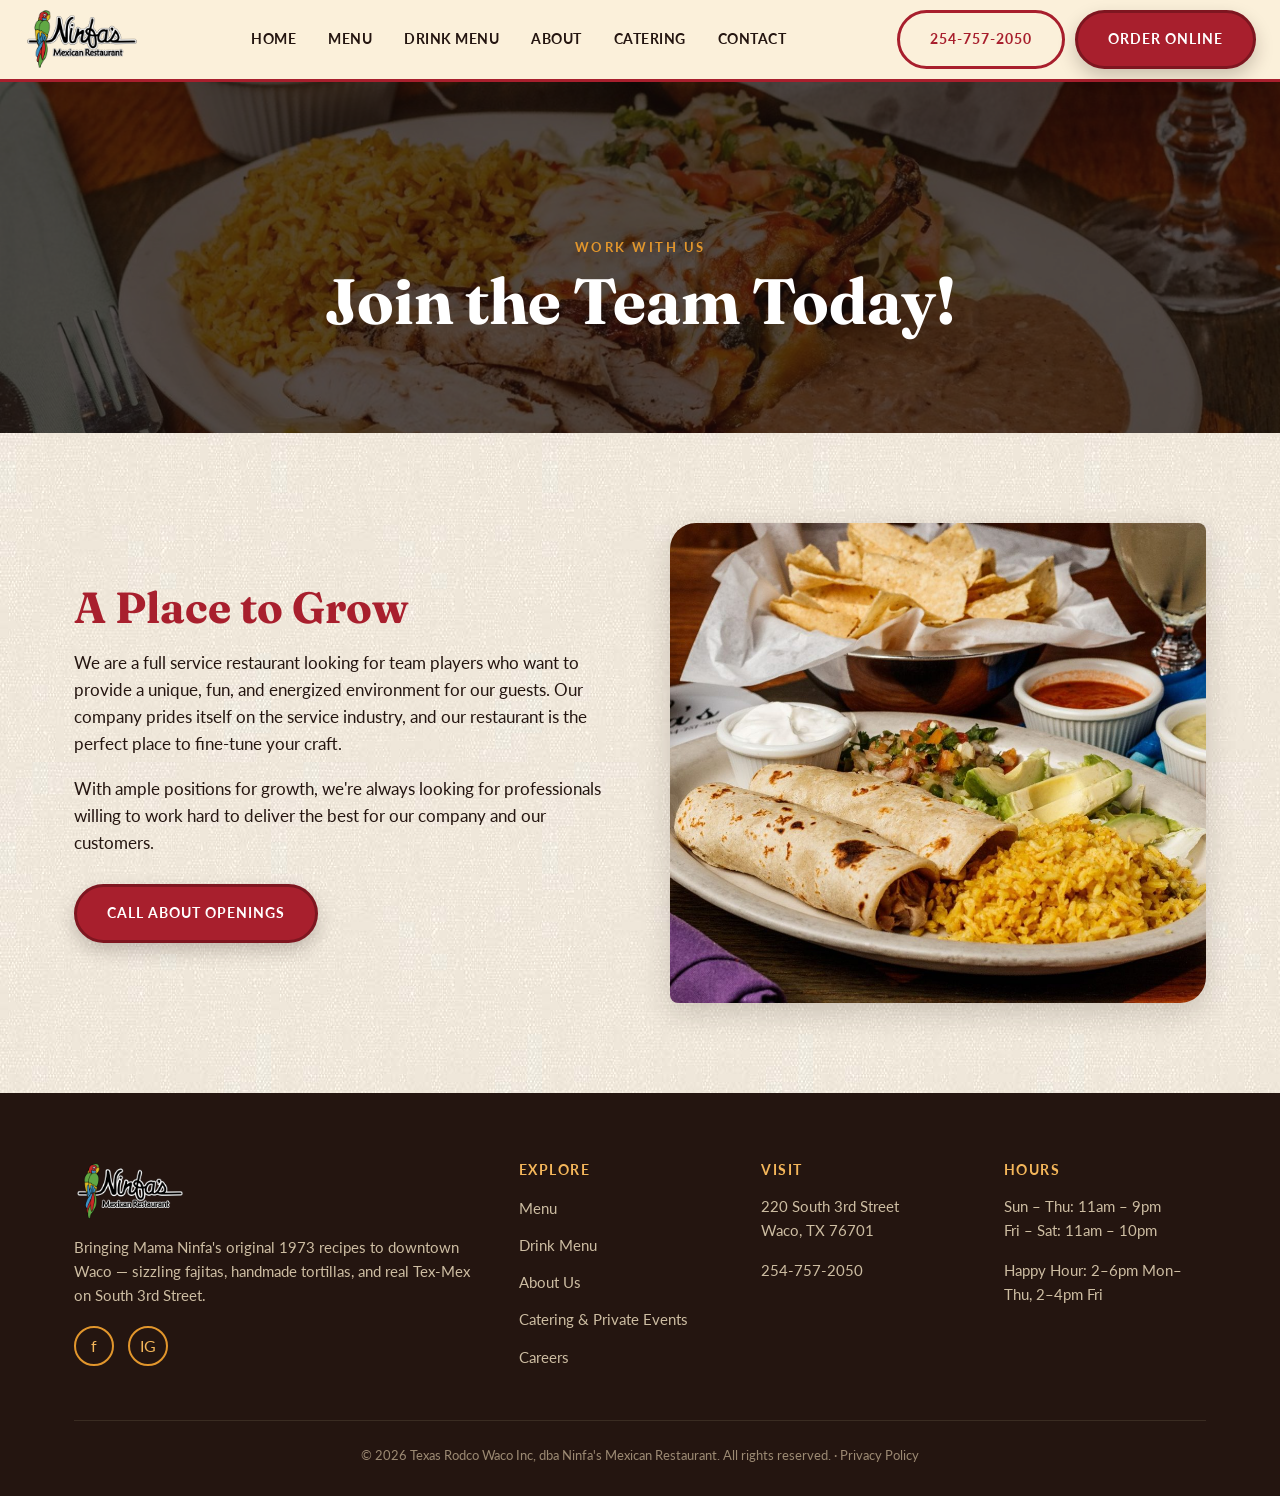
<file: careers.html>
<!DOCTYPE html>
<html lang="en">
<head>
<meta charset="UTF-8">
<meta name="viewport" content="width=device-width, initial-scale=1.0">
<title>Careers | Ninfa's Mexican Restaurant | Waco, TX</title>
<meta name="description" content="Join the team at Ninfa's Mexican Restaurant in downtown Waco, TX. We're always looking for team players who love great food and great service.">
<link rel="preconnect" href="https://fonts.googleapis.com">
<link rel="preconnect" href="https://fonts.gstatic.com" crossorigin>
<link href="https://fonts.googleapis.com/css2?family=Fraunces:wght@600;700&family=Lato:wght@400;700;900&family=Caveat:wght@700&display=swap" rel="stylesheet">
<link rel="stylesheet" href="site.css">
</head>
<body>

<header class="site-header">
  <div class="nav-wrap">
    <a href="index.html" class="nav-logo"><img src="images/logo.png" alt="Ninfa's Mexican Restaurant"></a>
    <nav>
      <ul class="nav-links" id="navLinks">
        <li><a href="index.html">Home</a></li>
        <li><a href="menu.html">Menu</a></li>
        <li><a href="drink-menu.html">Drink Menu</a></li>
        <li><a href="about.html">About</a></li>
        <li><a href="catering.html">Catering</a></li>
        <li><a href="contact.html">Contact</a></li>
      </ul>
    </nav>
    <div class="nav-cta">
      <a href="tel:2547572050" class="btn btn-outline">254-757-2050</a>
      <a href="https://www.ninfaswaco.com/stores" class="btn btn-primary" target="_blank" rel="noopener">Order Online</a>
      <button class="nav-toggle" id="navToggle" aria-label="Toggle menu">&#9776;</button>
    </div>
  </div>
</header>

<div class="page-hero" style="background-image:url('images/food/fajita-combo.jpg');">
  <div class="inner container">
    <span class="eyebrow">Work With Us</span>
    <h1>Join the Team Today!</h1>
  </div>
</div>

<section>
  <div class="container">
    <div class="split">
      <div>
        <h2>A Place to Grow</h2>
        <p>We are a full service restaurant looking for team players who want to provide a unique, fun, and energized environment for our guests. Our company prides itself on the service industry, and our restaurant is the perfect place to fine-tune your craft.</p>
        <p>With ample positions for growth, we're always looking for professionals willing to work hard to deliver the best for our company and our customers.</p>
        <div style="margin-top:28px;">
          <a href="tel:2547572050" class="btn btn-primary">Call About Openings</a>
        </div>
      </div>
      <div>
        <img src="images/food/tacos-musicos.jpg" alt="Tacos Musicos at Ninfa's Mexican Restaurant">
      </div>
    </div>
  </div>
</section>

<footer class="site-footer">
  <div class="container">
    <div class="footer-grid">
      <div>
        <div class="footer-logo"><img src="images/logo.png" alt="Ninfa's Mexican Restaurant"></div>
        <p>Bringing Mama Ninfa's original 1973 recipes to downtown Waco &mdash; sizzling fajitas, handmade tortillas, and real Tex-Mex on South 3rd Street.</p>
        <div class="footer-social">
          <a href="https://www.facebook.com/NinfasWaco/" target="_blank" rel="noopener" aria-label="Facebook">f</a>
          <a href="https://www.instagram.com/ninfaswaco/" target="_blank" rel="noopener" aria-label="Instagram">IG</a>
        </div>
      </div>
      <div>
        <h4>Explore</h4>
        <ul>
          <li><a href="menu.html">Menu</a></li>
          <li><a href="drink-menu.html">Drink Menu</a></li>
          <li><a href="about.html">About Us</a></li>
          <li><a href="catering.html">Catering &amp; Private Events</a></li>
          <li><a href="careers.html">Careers</a></li>
        </ul>
      </div>
      <div>
        <h4>Visit</h4>
        <p>220 South 3rd Street<br>Waco, TX 76701</p>
        <p><a href="tel:2547572050">254-757-2050</a></p>
      </div>
      <div>
        <h4>Hours</h4>
        <p>Sun &ndash; Thu: 11am &ndash; 9pm<br>Fri &ndash; Sat: 11am &ndash; 10pm</p>
        <p>Happy Hour: 2&ndash;6pm Mon&ndash;Thu, 2&ndash;4pm Fri</p>
      </div>
    </div>
    <div class="footer-bottom">
      &copy; 2026 Texas Rodco Waco Inc, dba Ninfa's Mexican Restaurant. All rights reserved. &middot; <a href="privacy-policy.html">Privacy Policy</a>
    </div>
  </div>
</footer>

<script>
document.getElementById('navToggle').addEventListener('click', function(){
  document.getElementById('navLinks').classList.toggle('open');
});
</script>
</body>
</html>
</file>
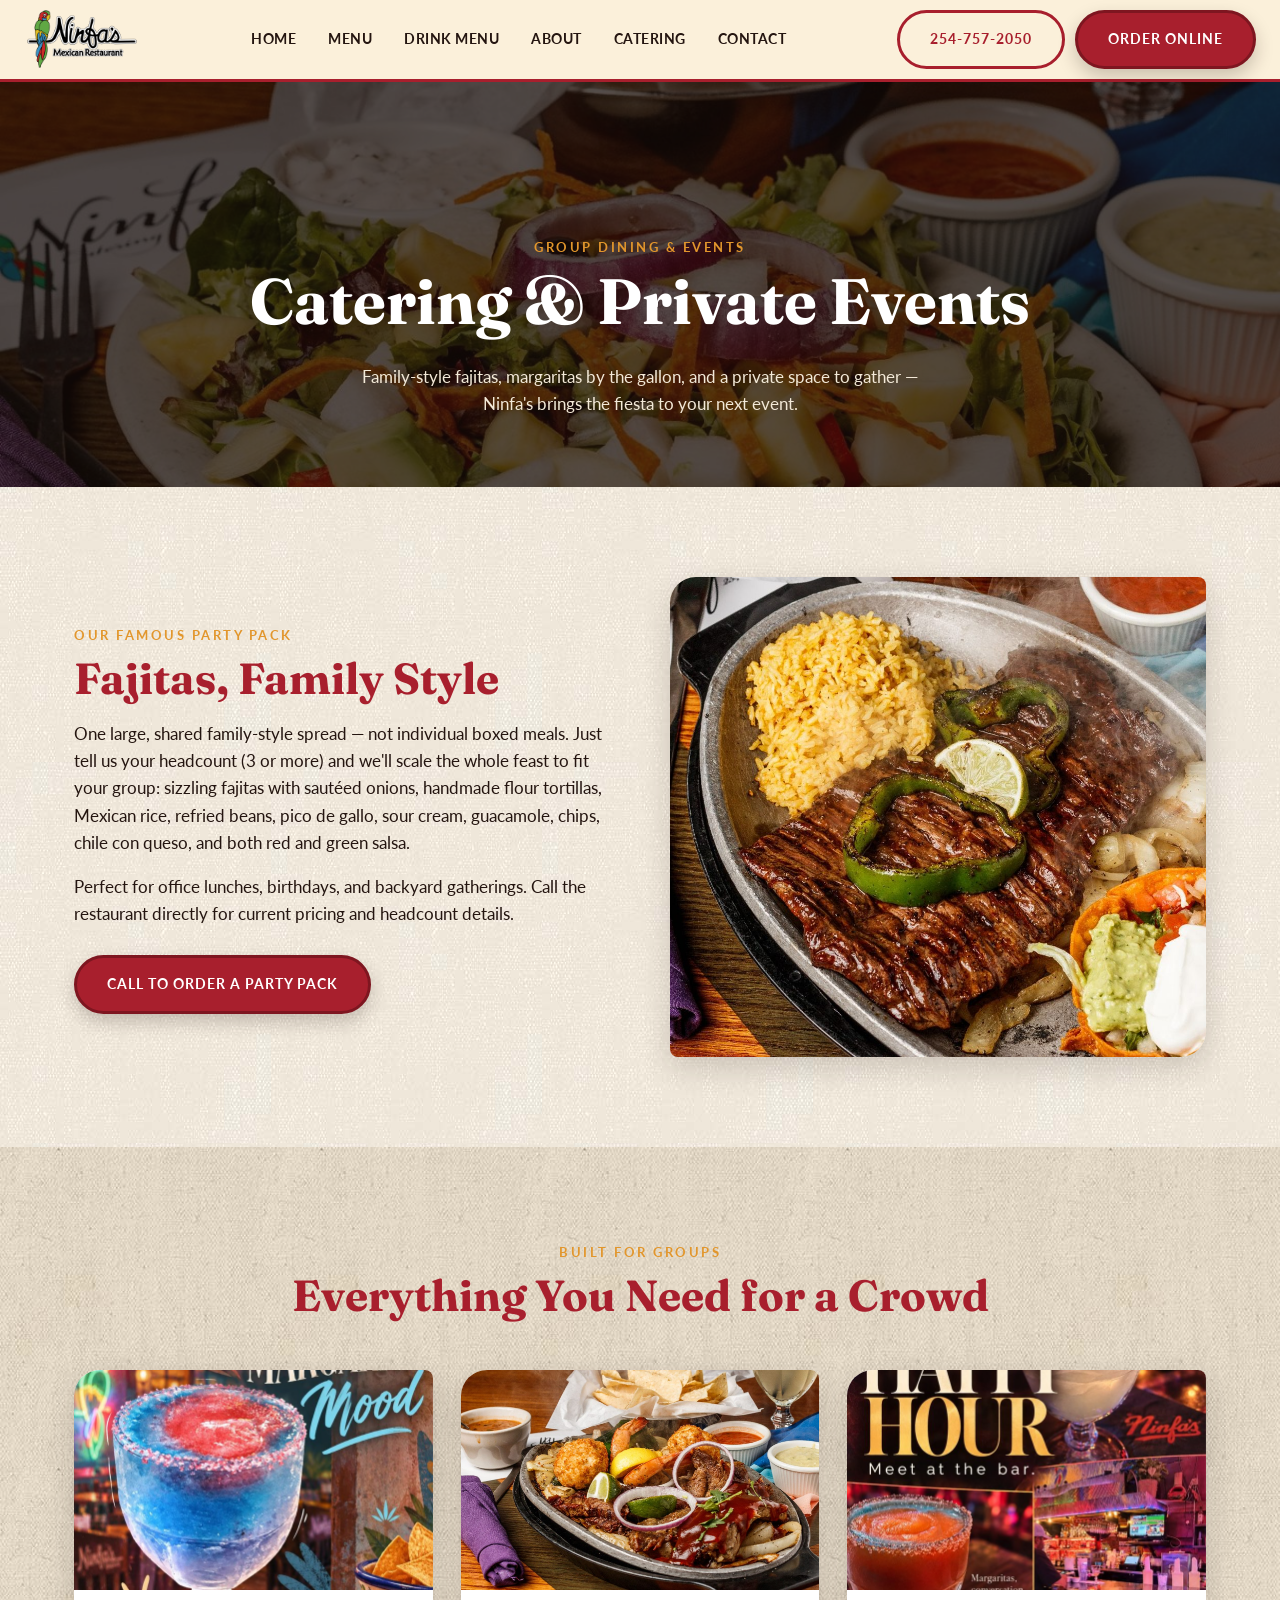
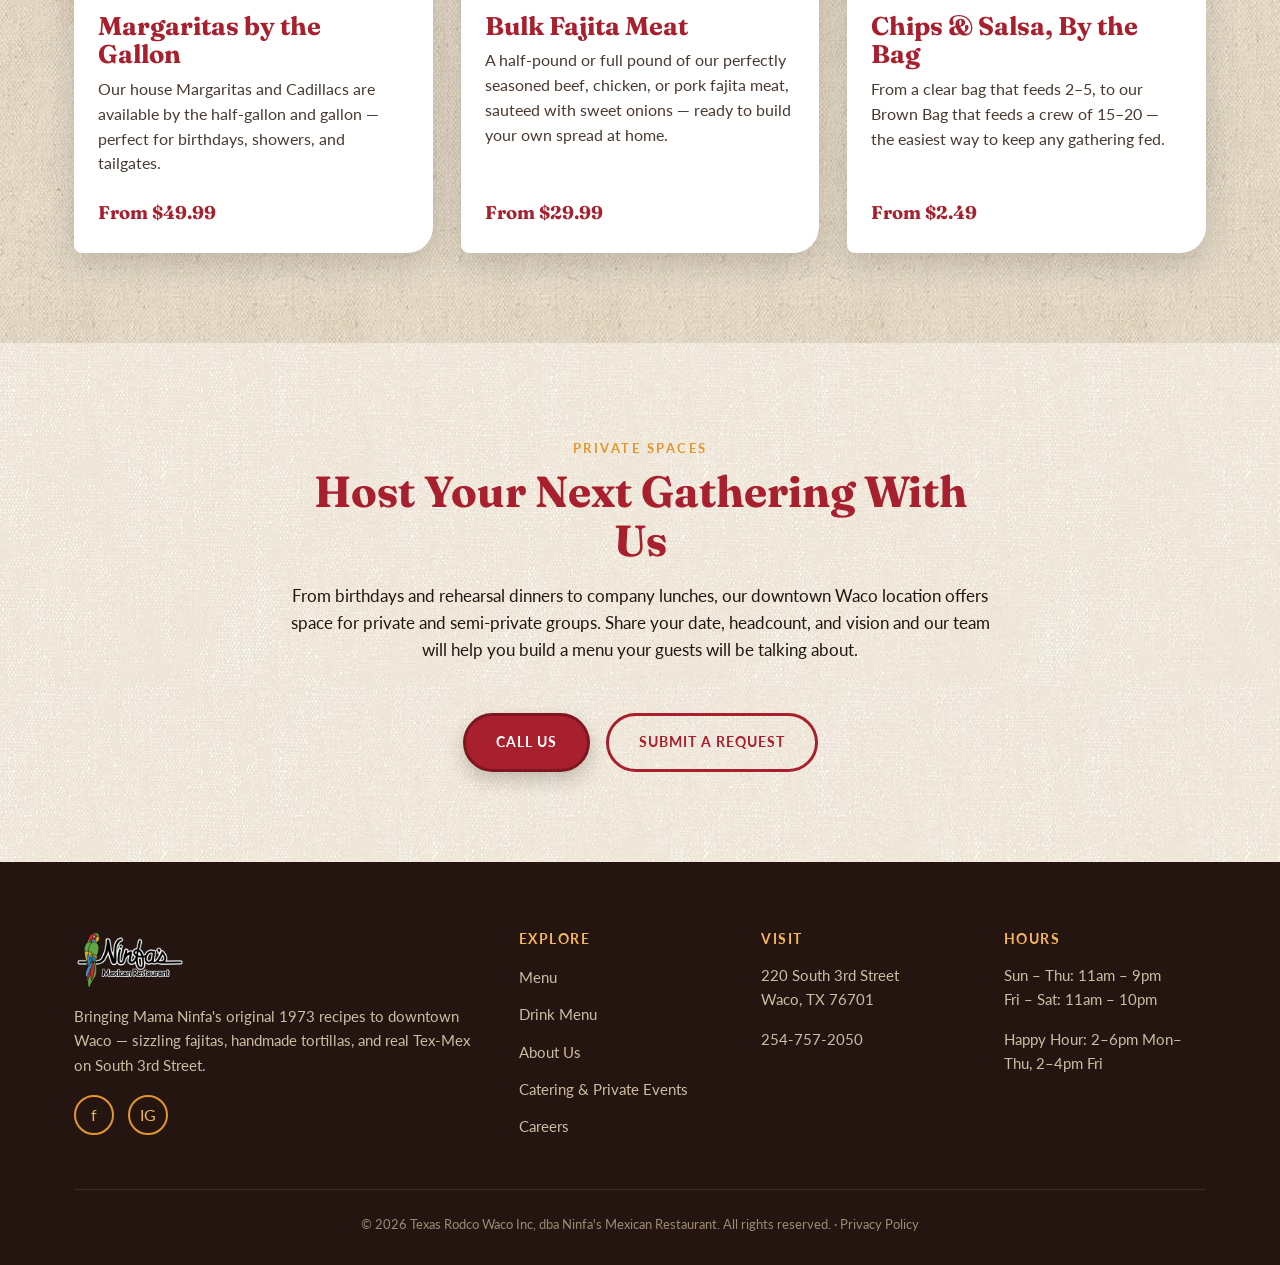
<file: catering.html>
<!DOCTYPE html>
<html lang="en">
<head>
<meta charset="UTF-8">
<meta name="viewport" content="width=device-width, initial-scale=1.0">
<title>Catering &amp; Private Events | Ninfa's Mexican Restaurant | Waco, TX</title>
<meta name="description" content="Fajita Party Packs, bulk margaritas, bulk fajita meat and private dining space for your next group gathering at Ninfa's Mexican Restaurant in downtown Waco, TX.">
<link rel="preconnect" href="https://fonts.googleapis.com">
<link rel="preconnect" href="https://fonts.gstatic.com" crossorigin>
<link href="https://fonts.googleapis.com/css2?family=Fraunces:wght@600;700&family=Lato:wght@400;700;900&family=Caveat:wght@700&display=swap" rel="stylesheet">
<link rel="stylesheet" href="site.css">
</head>
<body>

<header class="site-header">
  <div class="nav-wrap">
    <a href="index.html" class="nav-logo"><img src="images/logo.png" alt="Ninfa's Mexican Restaurant"></a>
    <nav>
      <ul class="nav-links" id="navLinks">
        <li><a href="index.html">Home</a></li>
        <li><a href="menu.html">Menu</a></li>
        <li><a href="drink-menu.html">Drink Menu</a></li>
        <li><a href="about.html">About</a></li>
        <li><a href="catering.html">Catering</a></li>
        <li><a href="contact.html">Contact</a></li>
      </ul>
    </nav>
    <div class="nav-cta">
      <a href="tel:2547572050" class="btn btn-outline">254-757-2050</a>
      <a href="https://www.ninfaswaco.com/stores" class="btn btn-primary" target="_blank" rel="noopener">Order Online</a>
      <button class="nav-toggle" id="navToggle" aria-label="Toggle menu">&#9776;</button>
    </div>
  </div>
</header>

<div class="page-hero" style="background-image:url('images/food/mango-salad.jpg');">
  <div class="inner container">
    <span class="eyebrow">Group Dining &amp; Events</span>
    <h1>Catering &amp; Private Events</h1>
    <p style="color:#f3e9d8;max-width:560px;margin:0 auto;">Family-style fajitas, margaritas by the gallon, and a private space to gather &mdash; Ninfa's brings the fiesta to your next event.</p>
  </div>
</div>

<section>
  <div class="container">
    <div class="split">
      <div>
        <span class="eyebrow">Our Famous Party Pack</span>
        <h2>Fajitas, Family Style</h2>
        <p>One large, shared family-style spread &mdash; not individual boxed meals. Just tell us your headcount (3 or more) and we'll scale the whole feast to fit your group: sizzling fajitas with saut&eacute;ed onions, handmade flour tortillas, Mexican rice, refried beans, pico de gallo, sour cream, guacamole, chips, chile con queso, and both red and green salsa.</p>
        <p>Perfect for office lunches, birthdays, and backyard gatherings. Call the restaurant directly for current pricing and headcount details.</p>
        <div style="margin-top:28px;">
          <a href="tel:2547572050" class="btn btn-primary">Call to Order a Party Pack</a>
        </div>
      </div>
      <div>
        <img src="images/food/steak-fajita.jpg" alt="Family-style fajita Party Pack at Ninfa's">
      </div>
    </div>
  </div>
</section>

<section class="section-alt">
  <div class="container">
    <div class="section-head">
      <span class="eyebrow">Built for Groups</span>
      <h2>Everything You Need for a Crowd</h2>
    </div>
    <div class="card-grid">
      <div class="dish-card">
        <img src="images/social/margarita-mood.jpg" alt="Margaritas by the gallon at Ninfa's">
        <div class="dish-card-body">
          <h3>Margaritas by the Gallon</h3>
          <p>Our house Margaritas and Cadillacs are available by the half-gallon and gallon &mdash; perfect for birthdays, showers, and tailgates.</p>
          <div class="dish-price">From $49.99</div>
        </div>
      </div>
      <div class="dish-card">
        <img src="images/food/parrilla-mixta.jpg" alt="Bulk fajita meat at Ninfa's">
        <div class="dish-card-body">
          <h3>Bulk Fajita Meat</h3>
          <p>A half-pound or full pound of our perfectly seasoned beef, chicken, or pork fajita meat, sauteed with sweet onions &mdash; ready to build your own spread at home.</p>
          <div class="dish-price">From $29.99</div>
        </div>
      </div>
      <div class="dish-card">
        <img src="images/social/happyhour.jpg" alt="Chips and salsa by the bag at Ninfa's">
        <div class="dish-card-body">
          <h3>Chips &amp; Salsa, By the Bag</h3>
          <p>From a clear bag that feeds 2&ndash;5, to our Brown Bag that feeds a crew of 15&ndash;20 &mdash; the easiest way to keep any gathering fed.</p>
          <div class="dish-price">From $2.49</div>
        </div>
      </div>
    </div>
  </div>
</section>

<section>
  <div class="container">
    <div class="section-head">
      <span class="eyebrow">Private Spaces</span>
      <h2>Host Your Next Gathering With Us</h2>
      <p>From birthdays and rehearsal dinners to company lunches, our downtown Waco location offers space for private and semi-private groups. Share your date, headcount, and vision and our team will help you build a menu your guests will be talking about.</p>
    </div>
    <div class="hero-ctas" style="justify-content:center;">
      <a href="tel:2547572050" class="btn btn-primary">Call Us</a>
      <a href="contact.html" class="btn btn-outline">Submit a Request</a>
    </div>
  </div>
</section>

<footer class="site-footer">
  <div class="container">
    <div class="footer-grid">
      <div>
        <div class="footer-logo"><img src="images/logo.png" alt="Ninfa's Mexican Restaurant"></div>
        <p>Bringing Mama Ninfa's original 1973 recipes to downtown Waco &mdash; sizzling fajitas, handmade tortillas, and real Tex-Mex on South 3rd Street.</p>
        <div class="footer-social">
          <a href="https://www.facebook.com/NinfasWaco/" target="_blank" rel="noopener" aria-label="Facebook">f</a>
          <a href="https://www.instagram.com/ninfaswaco/" target="_blank" rel="noopener" aria-label="Instagram">IG</a>
        </div>
      </div>
      <div>
        <h4>Explore</h4>
        <ul>
          <li><a href="menu.html">Menu</a></li>
          <li><a href="drink-menu.html">Drink Menu</a></li>
          <li><a href="about.html">About Us</a></li>
          <li><a href="catering.html">Catering &amp; Private Events</a></li>
          <li><a href="careers.html">Careers</a></li>
        </ul>
      </div>
      <div>
        <h4>Visit</h4>
        <p>220 South 3rd Street<br>Waco, TX 76701</p>
        <p><a href="tel:2547572050">254-757-2050</a></p>
      </div>
      <div>
        <h4>Hours</h4>
        <p>Sun &ndash; Thu: 11am &ndash; 9pm<br>Fri &ndash; Sat: 11am &ndash; 10pm</p>
        <p>Happy Hour: 2&ndash;6pm Mon&ndash;Thu, 2&ndash;4pm Fri</p>
      </div>
    </div>
    <div class="footer-bottom">
      &copy; 2026 Texas Rodco Waco Inc, dba Ninfa's Mexican Restaurant. All rights reserved. &middot; <a href="privacy-policy.html">Privacy Policy</a>
    </div>
  </div>
</footer>

<script>
document.getElementById('navToggle').addEventListener('click', function(){
  document.getElementById('navLinks').classList.toggle('open');
});
</script>
</body>
</html>
</file>
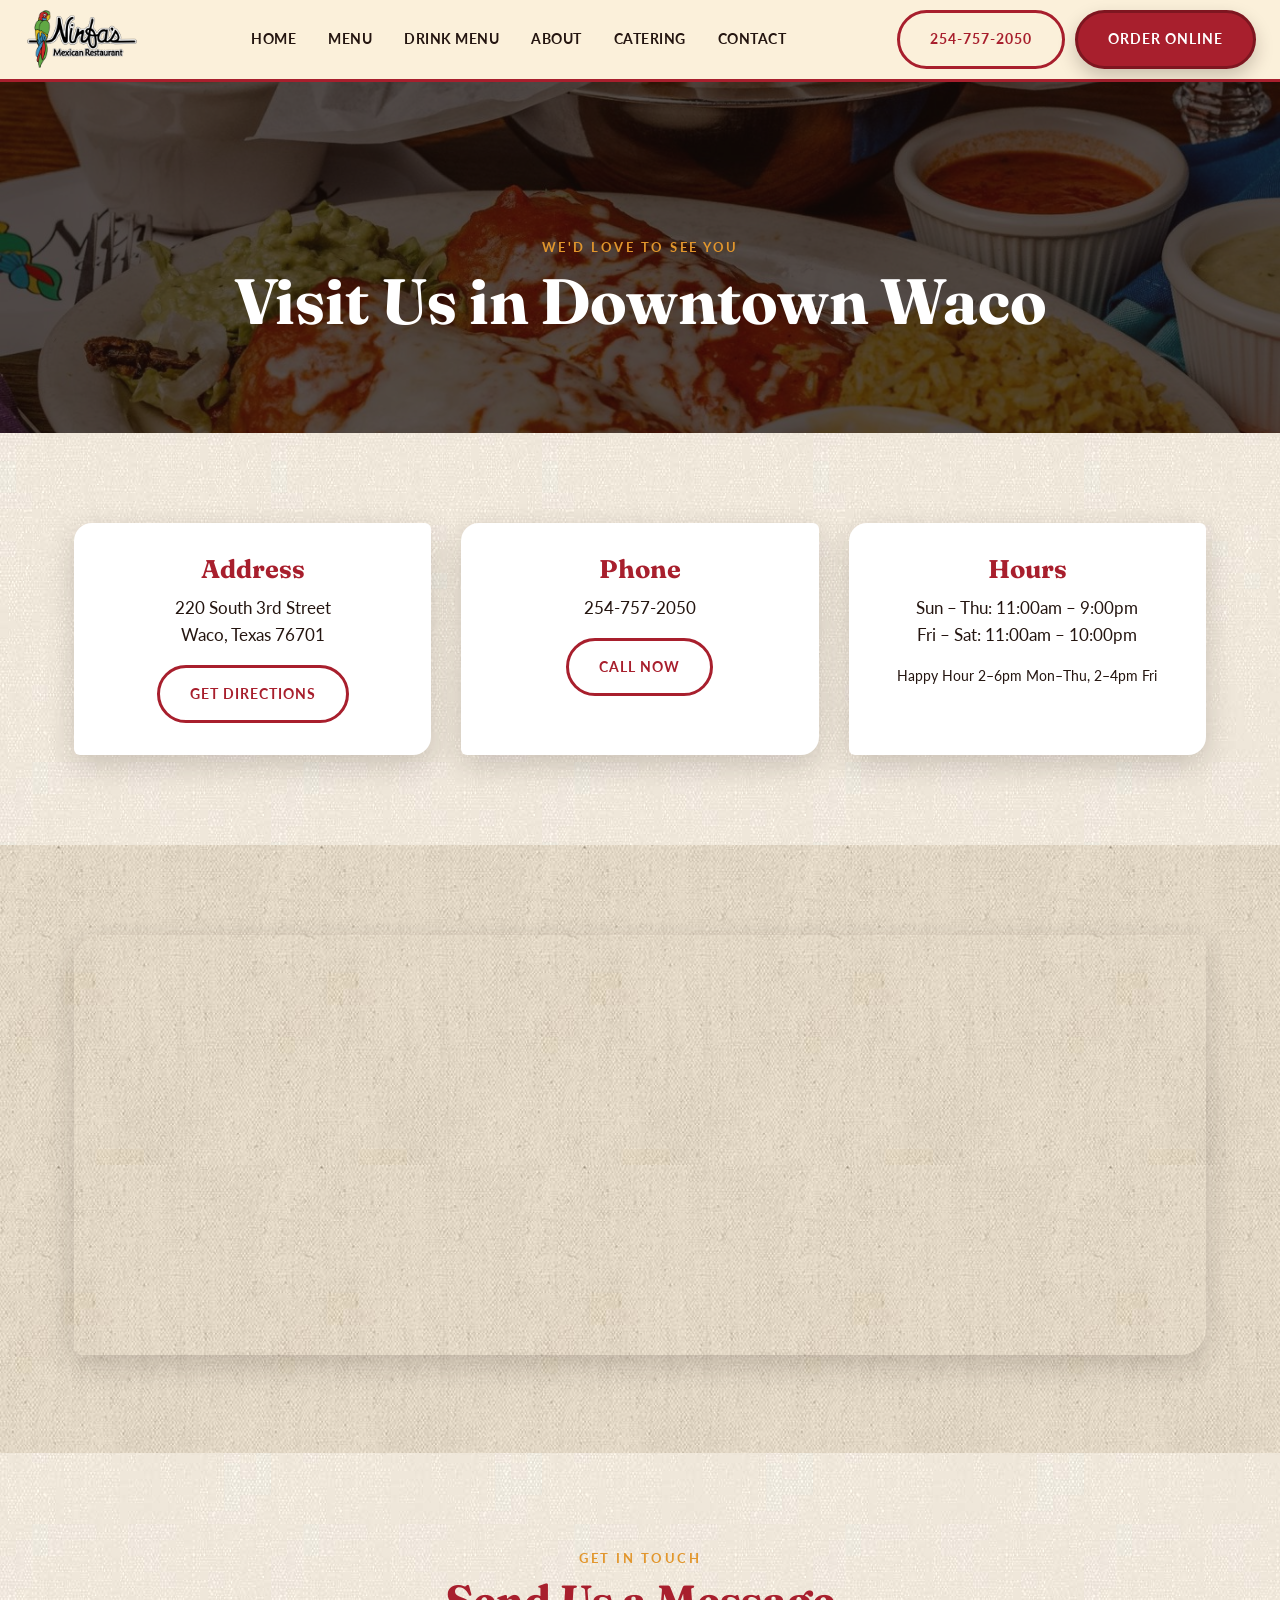
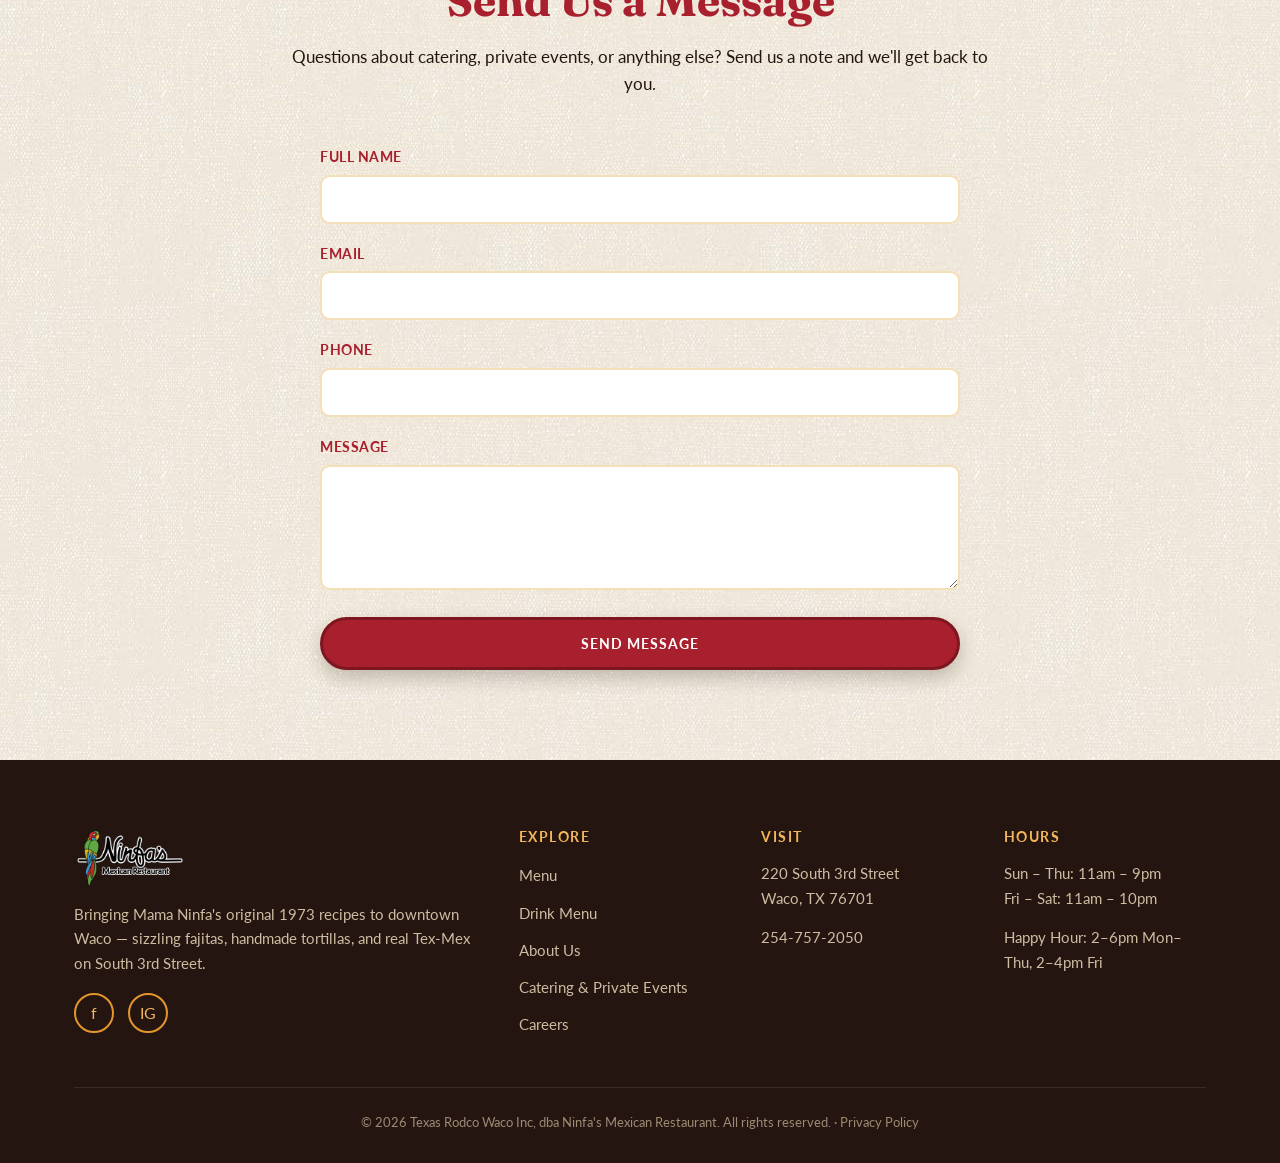
<file: contact.html>
<!DOCTYPE html>
<html lang="en">
<head>
<meta charset="UTF-8">
<meta name="viewport" content="width=device-width, initial-scale=1.0">
<title>Contact Us | Ninfa's Mexican Restaurant | Waco, TX</title>
<meta name="description" content="Visit Ninfa's Mexican Restaurant at 220 South 3rd Street in downtown Waco, TX. Call 254-757-2050 or send us a message.">
<link rel="preconnect" href="https://fonts.googleapis.com">
<link rel="preconnect" href="https://fonts.gstatic.com" crossorigin>
<link href="https://fonts.googleapis.com/css2?family=Fraunces:wght@600;700&family=Lato:wght@400;700;900&family=Caveat:wght@700&display=swap" rel="stylesheet">
<link rel="stylesheet" href="site.css">
<style>
.contact-form { max-width: 640px; margin: 0 auto; }
.contact-form label { display:block; font-weight:700; font-size:0.85rem; text-transform:uppercase; letter-spacing:0.5px; color:var(--maroon); margin-bottom:6px; }
.contact-form input, .contact-form textarea {
  width:100%; padding:13px 16px; margin-bottom:20px; border:2px solid var(--cream-dark); border-radius:10px;
  font-family:'Lato',sans-serif; font-size:1rem; background:var(--white); color:var(--ink);
}
.contact-form input:focus, .contact-form textarea:focus { outline:none; border-color:var(--gold); }
</style>
</head>
<body>

<header class="site-header">
  <div class="nav-wrap">
    <a href="index.html" class="nav-logo"><img src="images/logo.png" alt="Ninfa's Mexican Restaurant"></a>
    <nav>
      <ul class="nav-links" id="navLinks">
        <li><a href="index.html">Home</a></li>
        <li><a href="menu.html">Menu</a></li>
        <li><a href="drink-menu.html">Drink Menu</a></li>
        <li><a href="about.html">About</a></li>
        <li><a href="catering.html">Catering</a></li>
        <li><a href="contact.html">Contact</a></li>
      </ul>
    </nav>
    <div class="nav-cta">
      <a href="tel:2547572050" class="btn btn-outline">254-757-2050</a>
      <a href="https://www.ninfaswaco.com/stores" class="btn btn-primary" target="_blank" rel="noopener">Order Online</a>
      <button class="nav-toggle" id="navToggle" aria-label="Toggle menu">&#9776;</button>
    </div>
  </div>
</header>

<div class="page-hero" style="background-image:url('images/food/don-quixote.jpg');">
  <div class="inner container">
    <span class="eyebrow">We'd Love to See You</span>
    <h1>Visit Us in Downtown Waco</h1>
  </div>
</div>

<section>
  <div class="container">
    <div class="info-grid">
      <div class="info-card">
        <h3>Address</h3>
        <p>220 South 3rd Street<br>Waco, Texas 76701</p>
        <a href="https://www.google.com/maps/search/?api=1&query=220%20South%203rd%20street%2C%20Waco%2C%20Texas%2C%2076701" class="btn btn-outline" target="_blank" rel="noopener">Get Directions</a>
      </div>
      <div class="info-card">
        <h3>Phone</h3>
        <p><a href="tel:2547572050">254-757-2050</a></p>
        <a href="tel:2547572050" class="btn btn-outline">Call Now</a>
      </div>
      <div class="info-card">
        <h3>Hours</h3>
        <p>Sun &ndash; Thu: 11:00am &ndash; 9:00pm<br>Fri &ndash; Sat: 11:00am &ndash; 10:00pm</p>
        <p style="margin-top:6px;font-size:0.88rem;">Happy Hour 2&ndash;6pm Mon&ndash;Thu, 2&ndash;4pm Fri</p>
      </div>
    </div>
  </div>
</section>

<section class="section-alt">
  <div class="container">
    <iframe class="map-embed" loading="lazy" allowfullscreen referrerpolicy="no-referrer-when-downgrade"
      src="https://maps.google.com/maps?q=220%20South%203rd%20Street%2C%20Waco%2C%20TX%2076701&z=15&output=embed"
      title="Map to Ninfa's Mexican Restaurant, 220 South 3rd Street, Waco, TX"></iframe>
  </div>
</section>

<section>
  <div class="container">
    <div class="section-head">
      <span class="eyebrow">Get In Touch</span>
      <h2>Send Us a Message</h2>
      <p>Questions about catering, private events, or anything else? Send us a note and we'll get back to you.</p>
    </div>
    <form class="contact-form" id="contactForm">
      <label for="name">Full Name</label>
      <input type="text" id="name" name="name" required>
      <label for="email">Email</label>
      <input type="email" id="email" name="email" required>
      <label for="phone">Phone</label>
      <input type="tel" id="phone" name="phone">
      <label for="message">Message</label>
      <textarea id="message" name="message" rows="5" required></textarea>
      <button type="submit" class="btn btn-primary" style="width:100%;">Send Message</button>
    </form>
  </div>
</section>

<footer class="site-footer">
  <div class="container">
    <div class="footer-grid">
      <div>
        <div class="footer-logo"><img src="images/logo.png" alt="Ninfa's Mexican Restaurant"></div>
        <p>Bringing Mama Ninfa's original 1973 recipes to downtown Waco &mdash; sizzling fajitas, handmade tortillas, and real Tex-Mex on South 3rd Street.</p>
        <div class="footer-social">
          <a href="https://www.facebook.com/NinfasWaco/" target="_blank" rel="noopener" aria-label="Facebook">f</a>
          <a href="https://www.instagram.com/ninfaswaco/" target="_blank" rel="noopener" aria-label="Instagram">IG</a>
        </div>
      </div>
      <div>
        <h4>Explore</h4>
        <ul>
          <li><a href="menu.html">Menu</a></li>
          <li><a href="drink-menu.html">Drink Menu</a></li>
          <li><a href="about.html">About Us</a></li>
          <li><a href="catering.html">Catering &amp; Private Events</a></li>
          <li><a href="careers.html">Careers</a></li>
        </ul>
      </div>
      <div>
        <h4>Visit</h4>
        <p>220 South 3rd Street<br>Waco, TX 76701</p>
        <p><a href="tel:2547572050">254-757-2050</a></p>
      </div>
      <div>
        <h4>Hours</h4>
        <p>Sun &ndash; Thu: 11am &ndash; 9pm<br>Fri &ndash; Sat: 11am &ndash; 10pm</p>
        <p>Happy Hour: 2&ndash;6pm Mon&ndash;Thu, 2&ndash;4pm Fri</p>
      </div>
    </div>
    <div class="footer-bottom">
      &copy; 2026 Texas Rodco Waco Inc, dba Ninfa's Mexican Restaurant. All rights reserved. &middot; <a href="privacy-policy.html">Privacy Policy</a>
    </div>
  </div>
</footer>

<script>
document.getElementById('navToggle').addEventListener('click', function(){
  document.getElementById('navLinks').classList.toggle('open');
});
document.getElementById('contactForm').addEventListener('submit', function(e){
  e.preventDefault();
  var name = document.getElementById('name').value;
  var email = document.getElementById('email').value;
  var phone = document.getElementById('phone').value;
  var message = document.getElementById('message').value;
  var body = 'Name: ' + name + '\nEmail: ' + email + '\nPhone: ' + phone + '\n\n' + message;
  // NOTE for the Ninfa's team: add the restaurant's real inbox address below (or wire this form
  // to a form backend like Formspree) before launch. Left blank intentionally so this never
  // sends to a guessed address.
  window.location.href = 'mailto:?subject=Website Contact Form&body=' + encodeURIComponent(body);
});
</script>
</body>
</html>
</file>
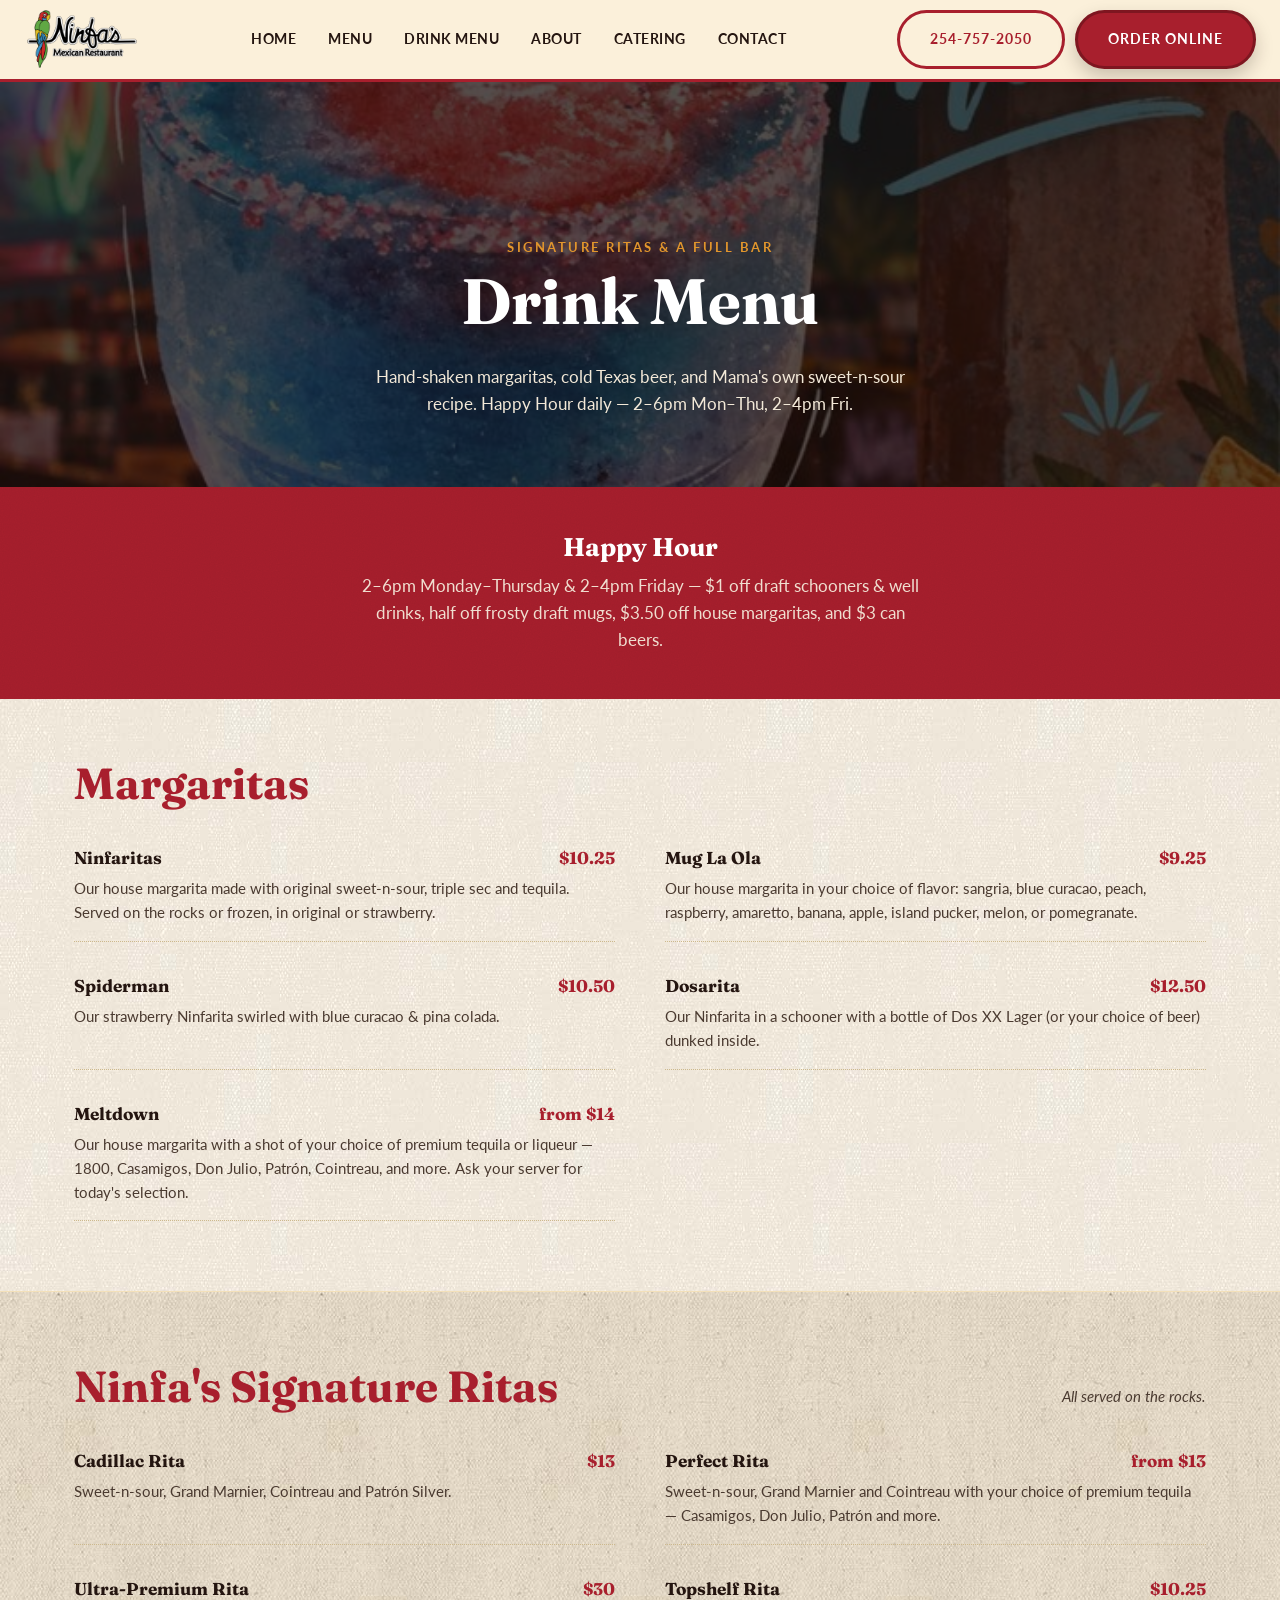
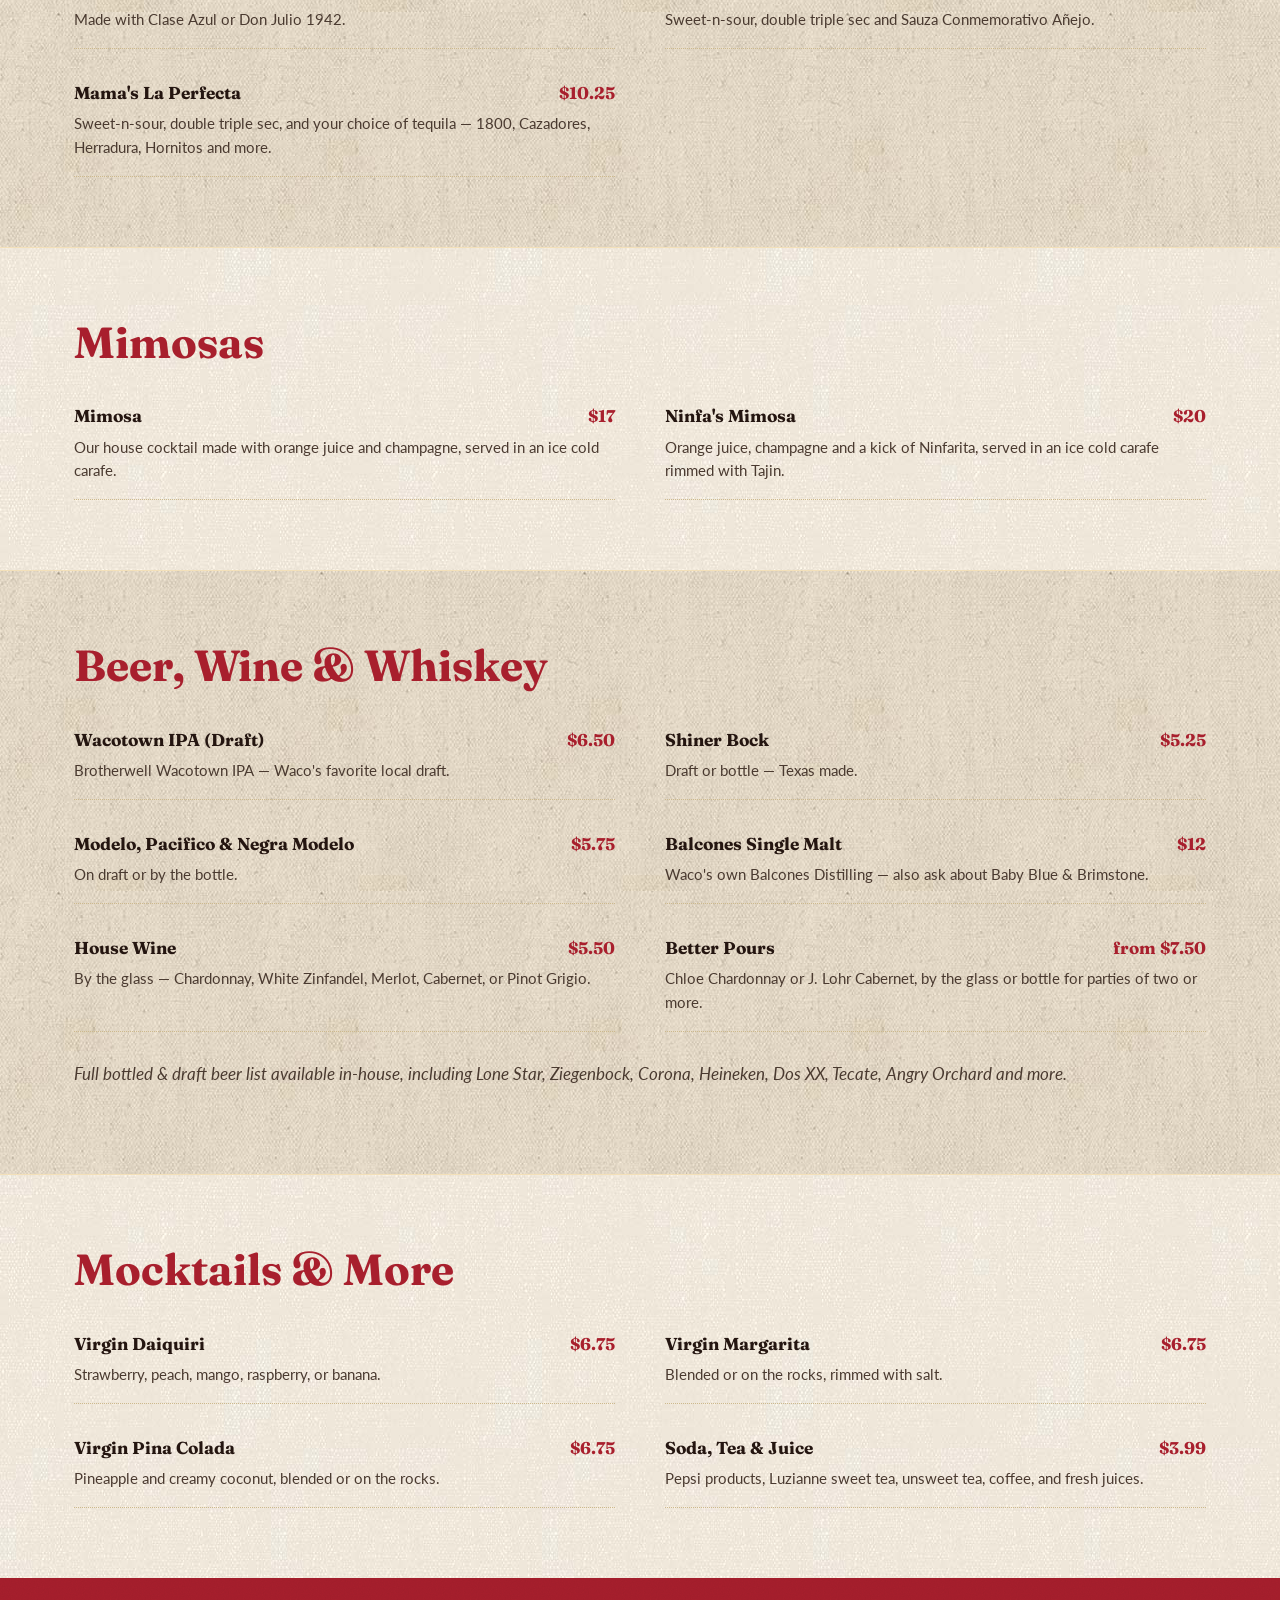
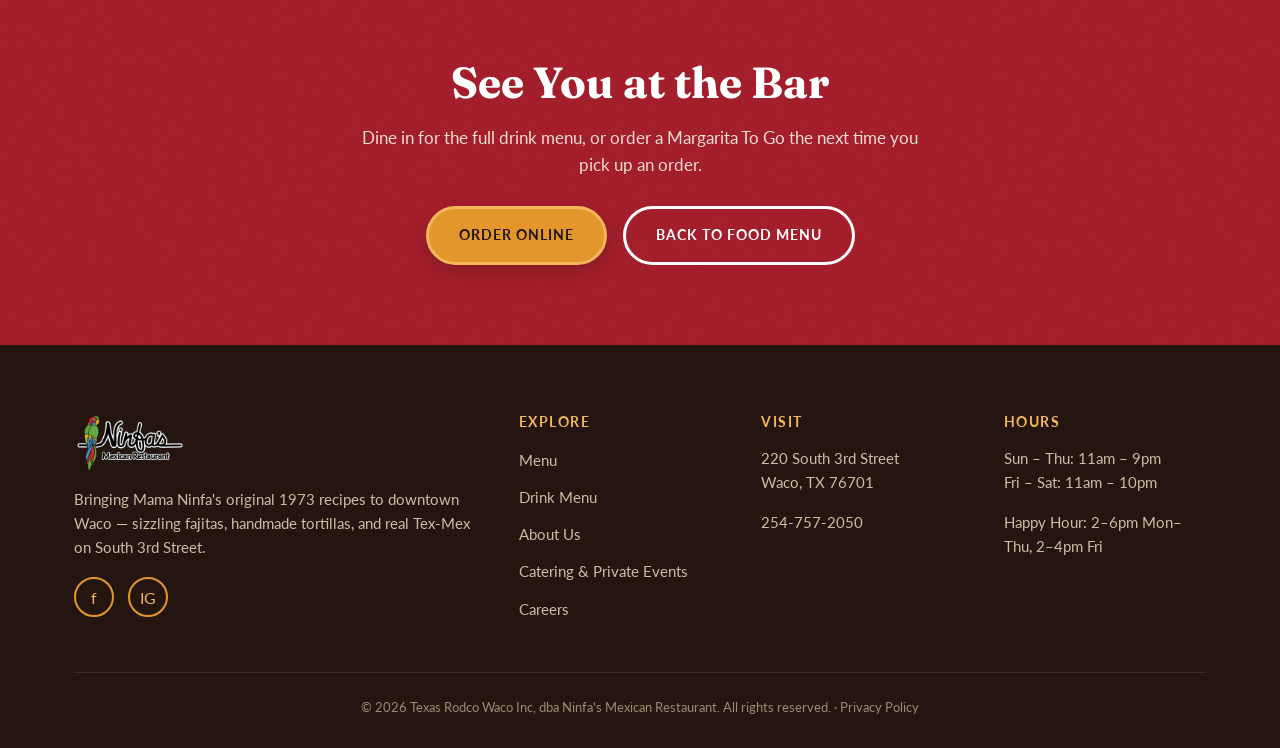
<file: drink-menu.html>
<!DOCTYPE html>
<html lang="en">
<head>
<meta charset="UTF-8">
<meta name="viewport" content="width=device-width, initial-scale=1.0">
<title>Drink Menu | Ninfa's Mexican Restaurant | Waco, TX</title>
<meta name="description" content="Signature Ritas, margaritas, Texas beer and more at Ninfa's Mexican Restaurant in downtown Waco, TX. Happy Hour daily 2-6pm Mon-Thu, 2-4pm Fri.">
<link rel="preconnect" href="https://fonts.googleapis.com">
<link rel="preconnect" href="https://fonts.gstatic.com" crossorigin>
<link href="https://fonts.googleapis.com/css2?family=Fraunces:wght@600;700&family=Lato:wght@400;700;900&family=Caveat:wght@700&display=swap" rel="stylesheet">
<link rel="stylesheet" href="site.css">
</head>
<body>

<header class="site-header">
  <div class="nav-wrap">
    <a href="index.html" class="nav-logo"><img src="images/logo.png" alt="Ninfa's Mexican Restaurant"></a>
    <nav>
      <ul class="nav-links" id="navLinks">
        <li><a href="index.html">Home</a></li>
        <li><a href="menu.html">Menu</a></li>
        <li><a href="drink-menu.html">Drink Menu</a></li>
        <li><a href="about.html">About</a></li>
        <li><a href="catering.html">Catering</a></li>
        <li><a href="contact.html">Contact</a></li>
      </ul>
    </nav>
    <div class="nav-cta">
      <a href="tel:2547572050" class="btn btn-outline">254-757-2050</a>
      <a href="https://www.ninfaswaco.com/stores" class="btn btn-primary" target="_blank" rel="noopener">Order Online</a>
      <button class="nav-toggle" id="navToggle" aria-label="Toggle menu">&#9776;</button>
    </div>
  </div>
</header>

<div class="page-hero" style="background-image:url('images/social/margarita-mood.jpg');">
  <div class="inner container">
    <span class="eyebrow">Signature Ritas &amp; A Full Bar</span>
    <h1>Drink Menu</h1>
    <p style="color:#f3e9d8;max-width:560px;margin:0 auto;">Hand-shaken margaritas, cold Texas beer, and Mama's own sweet-n-sour recipe. Happy Hour daily &mdash; 2&ndash;6pm Mon&ndash;Thu, 2&ndash;4pm Fri.</p>
  </div>
</div>

<section class="cta-banner" style="padding:46px 0;">
  <div class="container">
    <h2 style="font-size:1.6rem;">Happy Hour</h2>
    <p style="margin-bottom:0;">2&ndash;6pm Monday&ndash;Thursday &amp; 2&ndash;4pm Friday &mdash; $1 off draft schooners &amp; well drinks, half off frosty draft mugs, $3.50 off house margaritas, and $3 can beers.</p>
  </div>
</section>

<section class="menu-section" id="margaritas" style="padding-top:60px;">
  <div class="container">
    <div class="menu-section-head"><h2>Margaritas</h2></div>
    <div class="menu-items">
      <div class="menu-item"><div class="menu-item-top"><h4>Ninfaritas</h4><span class="menu-item-price">$10.25</span></div><p>Our house margarita made with original sweet-n-sour, triple sec and tequila. Served on the rocks or frozen, in original or strawberry.</p></div>
      <div class="menu-item"><div class="menu-item-top"><h4>Mug La Ola</h4><span class="menu-item-price">$9.25</span></div><p>Our house margarita in your choice of flavor: sangria, blue curacao, peach, raspberry, amaretto, banana, apple, island pucker, melon, or pomegranate.</p></div>
      <div class="menu-item"><div class="menu-item-top"><h4>Spiderman</h4><span class="menu-item-price">$10.50</span></div><p>Our strawberry Ninfarita swirled with blue curacao &amp; pina colada.</p></div>
      <div class="menu-item"><div class="menu-item-top"><h4>Dosarita</h4><span class="menu-item-price">$12.50</span></div><p>Our Ninfarita in a schooner with a bottle of Dos XX Lager (or your choice of beer) dunked inside.</p></div>
      <div class="menu-item"><div class="menu-item-top"><h4>Meltdown</h4><span class="menu-item-price">from $14</span></div><p>Our house margarita with a shot of your choice of premium tequila or liqueur &mdash; 1800, Casamigos, Don Julio, Patr&oacute;n, Cointreau, and more. Ask your server for today's selection.</p></div>
    </div>
  </div>
</section>

<section class="menu-section section-alt" id="signature-ritas">
  <div class="container">
    <div class="menu-section-head">
      <h2>Ninfa's Signature Ritas</h2>
      <span class="menu-section-note">All served on the rocks.</span>
    </div>
    <div class="menu-items">
      <div class="menu-item"><div class="menu-item-top"><h4>Cadillac Rita</h4><span class="menu-item-price">$13</span></div><p>Sweet-n-sour, Grand Marnier, Cointreau and Patr&oacute;n Silver.</p></div>
      <div class="menu-item"><div class="menu-item-top"><h4>Perfect Rita</h4><span class="menu-item-price">from $13</span></div><p>Sweet-n-sour, Grand Marnier and Cointreau with your choice of premium tequila &mdash; Casamigos, Don Julio, Patr&oacute;n and more.</p></div>
      <div class="menu-item"><div class="menu-item-top"><h4>Ultra-Premium Rita</h4><span class="menu-item-price">$30</span></div><p>Made with Clase Azul or Don Julio 1942.</p></div>
      <div class="menu-item"><div class="menu-item-top"><h4>Topshelf Rita</h4><span class="menu-item-price">$10.25</span></div><p>Sweet-n-sour, double triple sec and Sauza Conmemorativo A&ntilde;ejo.</p></div>
      <div class="menu-item"><div class="menu-item-top"><h4>Mama's La Perfecta</h4><span class="menu-item-price">$10.25</span></div><p>Sweet-n-sour, double triple sec, and your choice of tequila &mdash; 1800, Cazadores, Herradura, Hornitos and more.</p></div>
    </div>
  </div>
</section>

<section class="menu-section" id="mimosas">
  <div class="container">
    <div class="menu-section-head"><h2>Mimosas</h2></div>
    <div class="menu-items">
      <div class="menu-item"><div class="menu-item-top"><h4>Mimosa</h4><span class="menu-item-price">$17</span></div><p>Our house cocktail made with orange juice and champagne, served in an ice cold carafe.</p></div>
      <div class="menu-item"><div class="menu-item-top"><h4>Ninfa's Mimosa</h4><span class="menu-item-price">$20</span></div><p>Orange juice, champagne and a kick of Ninfarita, served in an ice cold carafe rimmed with Tajin.</p></div>
    </div>
  </div>
</section>

<section class="menu-section section-alt" id="beer-wine">
  <div class="container">
    <div class="menu-section-head"><h2>Beer, Wine &amp; Whiskey</h2></div>
    <div class="menu-items">
      <div class="menu-item"><div class="menu-item-top"><h4>Wacotown IPA (Draft)</h4><span class="menu-item-price">$6.50</span></div><p>Brotherwell Wacotown IPA &mdash; Waco's favorite local draft.</p></div>
      <div class="menu-item"><div class="menu-item-top"><h4>Shiner Bock</h4><span class="menu-item-price">$5.25</span></div><p>Draft or bottle &mdash; Texas made.</p></div>
      <div class="menu-item"><div class="menu-item-top"><h4>Modelo, Pacifico &amp; Negra Modelo</h4><span class="menu-item-price">$5.75</span></div><p>On draft or by the bottle.</p></div>
      <div class="menu-item"><div class="menu-item-top"><h4>Balcones Single Malt</h4><span class="menu-item-price">$12</span></div><p>Waco's own Balcones Distilling &mdash; also ask about Baby Blue &amp; Brimstone.</p></div>
      <div class="menu-item"><div class="menu-item-top"><h4>House Wine</h4><span class="menu-item-price">$5.50</span></div><p>By the glass &mdash; Chardonnay, White Zinfandel, Merlot, Cabernet, or Pinot Grigio.</p></div>
      <div class="menu-item"><div class="menu-item-top"><h4>Better Pours</h4><span class="menu-item-price">from $7.50</span></div><p>Chloe Chardonnay or J. Lohr Cabernet, by the glass or bottle for parties of two or more.</p></div>
    </div>
    <p style="margin-top:28px;color:var(--ink-soft);font-style:italic;">Full bottled &amp; draft beer list available in-house, including Lone Star, Ziegenbock, Corona, Heineken, Dos XX, Tecate, Angry Orchard and more.</p>
  </div>
</section>

<section class="menu-section" id="mocktails-more" style="border-bottom:none;">
  <div class="container">
    <div class="menu-section-head"><h2>Mocktails &amp; More</h2></div>
    <div class="menu-items">
      <div class="menu-item"><div class="menu-item-top"><h4>Virgin Daiquiri</h4><span class="menu-item-price">$6.75</span></div><p>Strawberry, peach, mango, raspberry, or banana.</p></div>
      <div class="menu-item"><div class="menu-item-top"><h4>Virgin Margarita</h4><span class="menu-item-price">$6.75</span></div><p>Blended or on the rocks, rimmed with salt.</p></div>
      <div class="menu-item"><div class="menu-item-top"><h4>Virgin Pina Colada</h4><span class="menu-item-price">$6.75</span></div><p>Pineapple and creamy coconut, blended or on the rocks.</p></div>
      <div class="menu-item"><div class="menu-item-top"><h4>Soda, Tea &amp; Juice</h4><span class="menu-item-price">$3.99</span></div><p>Pepsi products, Luzianne sweet tea, unsweet tea, coffee, and fresh juices.</p></div>
    </div>
  </div>
</section>

<section class="cta-banner">
  <div class="container">
    <h2>See You at the Bar</h2>
    <p>Dine in for the full drink menu, or order a Margarita To Go the next time you pick up an order.</p>
    <div class="hero-ctas" style="justify-content:center;">
      <a href="https://www.ninfaswaco.com/stores" class="btn btn-gold" target="_blank" rel="noopener">Order Online</a>
      <a href="menu.html" class="btn btn-outline" style="border-color:#fff;color:#fff;">Back to Food Menu</a>
    </div>
  </div>
</section>

<footer class="site-footer">
  <div class="container">
    <div class="footer-grid">
      <div>
        <div class="footer-logo"><img src="images/logo.png" alt="Ninfa's Mexican Restaurant"></div>
        <p>Bringing Mama Ninfa's original 1973 recipes to downtown Waco &mdash; sizzling fajitas, handmade tortillas, and real Tex-Mex on South 3rd Street.</p>
        <div class="footer-social">
          <a href="https://www.facebook.com/NinfasWaco/" target="_blank" rel="noopener" aria-label="Facebook">f</a>
          <a href="https://www.instagram.com/ninfaswaco/" target="_blank" rel="noopener" aria-label="Instagram">IG</a>
        </div>
      </div>
      <div>
        <h4>Explore</h4>
        <ul>
          <li><a href="menu.html">Menu</a></li>
          <li><a href="drink-menu.html">Drink Menu</a></li>
          <li><a href="about.html">About Us</a></li>
          <li><a href="catering.html">Catering &amp; Private Events</a></li>
          <li><a href="careers.html">Careers</a></li>
        </ul>
      </div>
      <div>
        <h4>Visit</h4>
        <p>220 South 3rd Street<br>Waco, TX 76701</p>
        <p><a href="tel:2547572050">254-757-2050</a></p>
      </div>
      <div>
        <h4>Hours</h4>
        <p>Sun &ndash; Thu: 11am &ndash; 9pm<br>Fri &ndash; Sat: 11am &ndash; 10pm</p>
        <p>Happy Hour: 2&ndash;6pm Mon&ndash;Thu, 2&ndash;4pm Fri</p>
      </div>
    </div>
    <div class="footer-bottom">
      &copy; 2026 Texas Rodco Waco Inc, dba Ninfa's Mexican Restaurant. All rights reserved. &middot; <a href="privacy-policy.html">Privacy Policy</a>
    </div>
  </div>
</footer>

<script>
document.getElementById('navToggle').addEventListener('click', function(){
  document.getElementById('navLinks').classList.toggle('open');
});
</script>
</body>
</html>
</file>
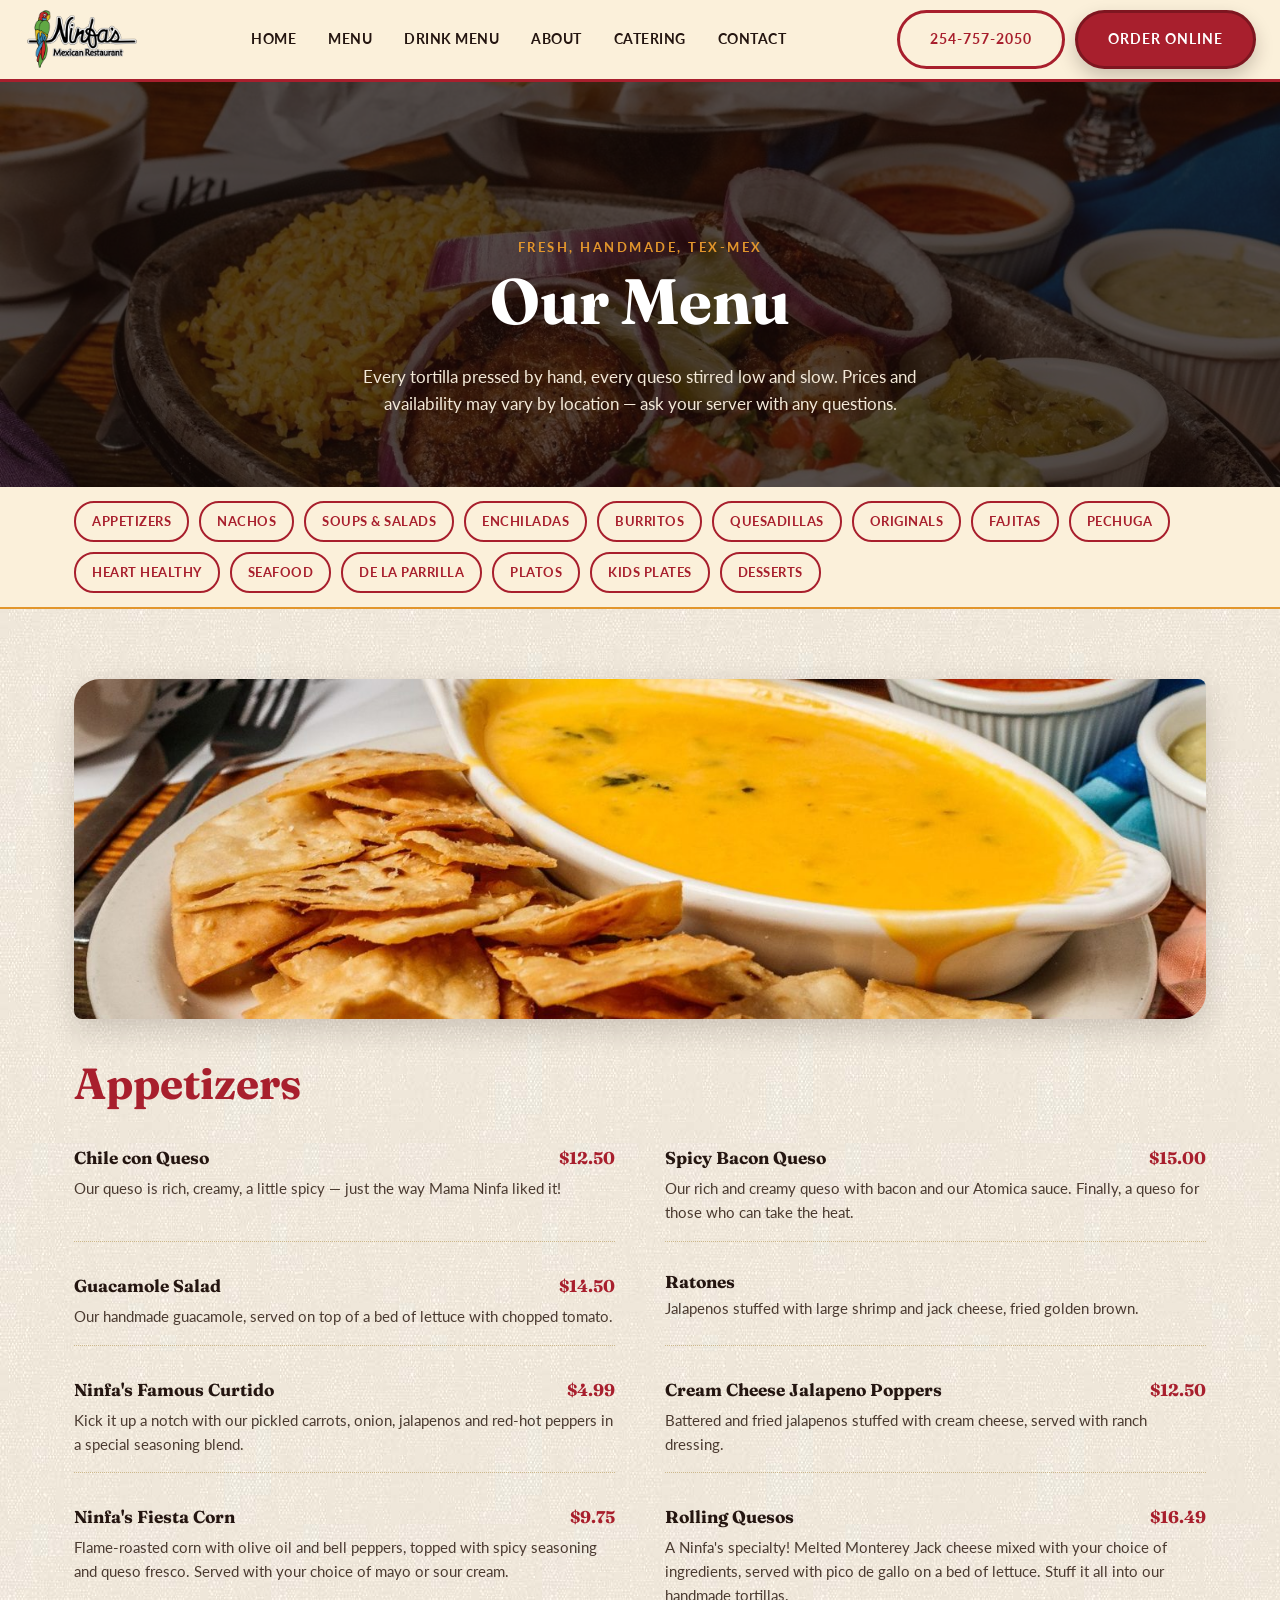
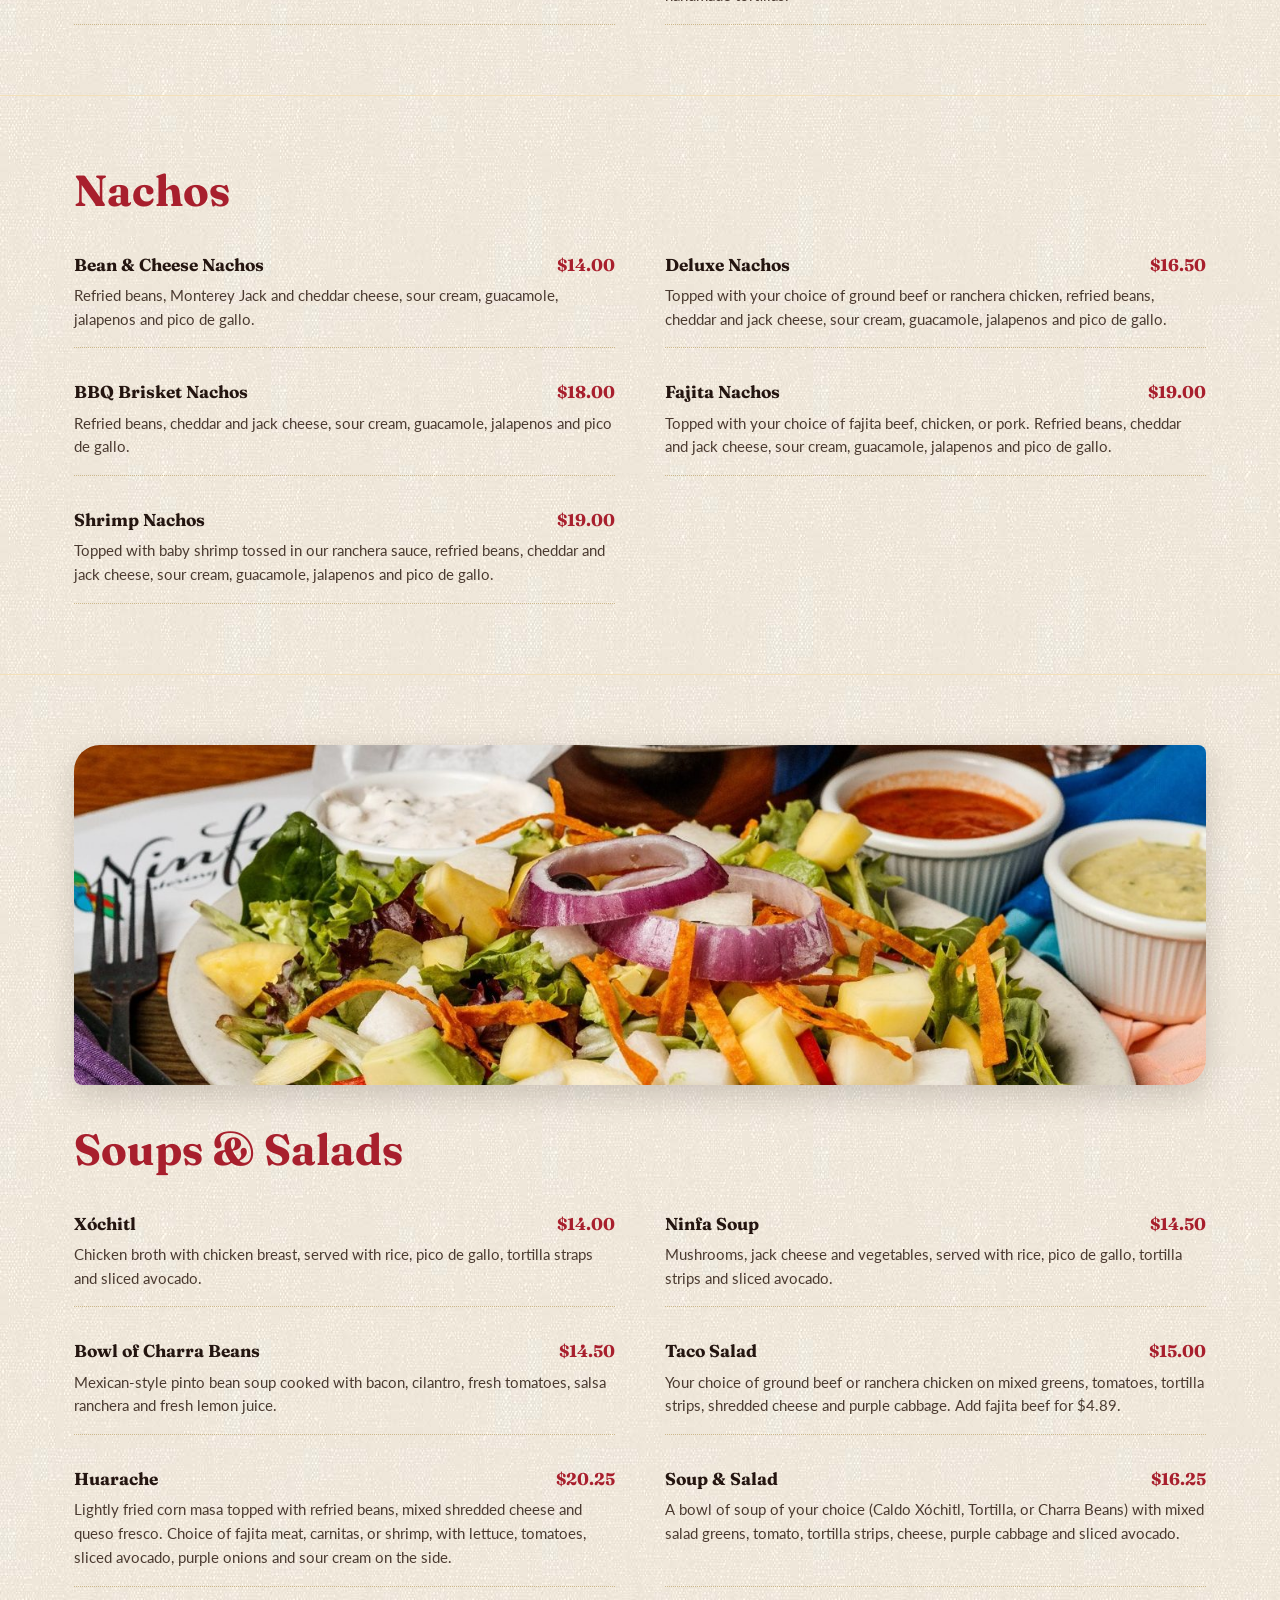
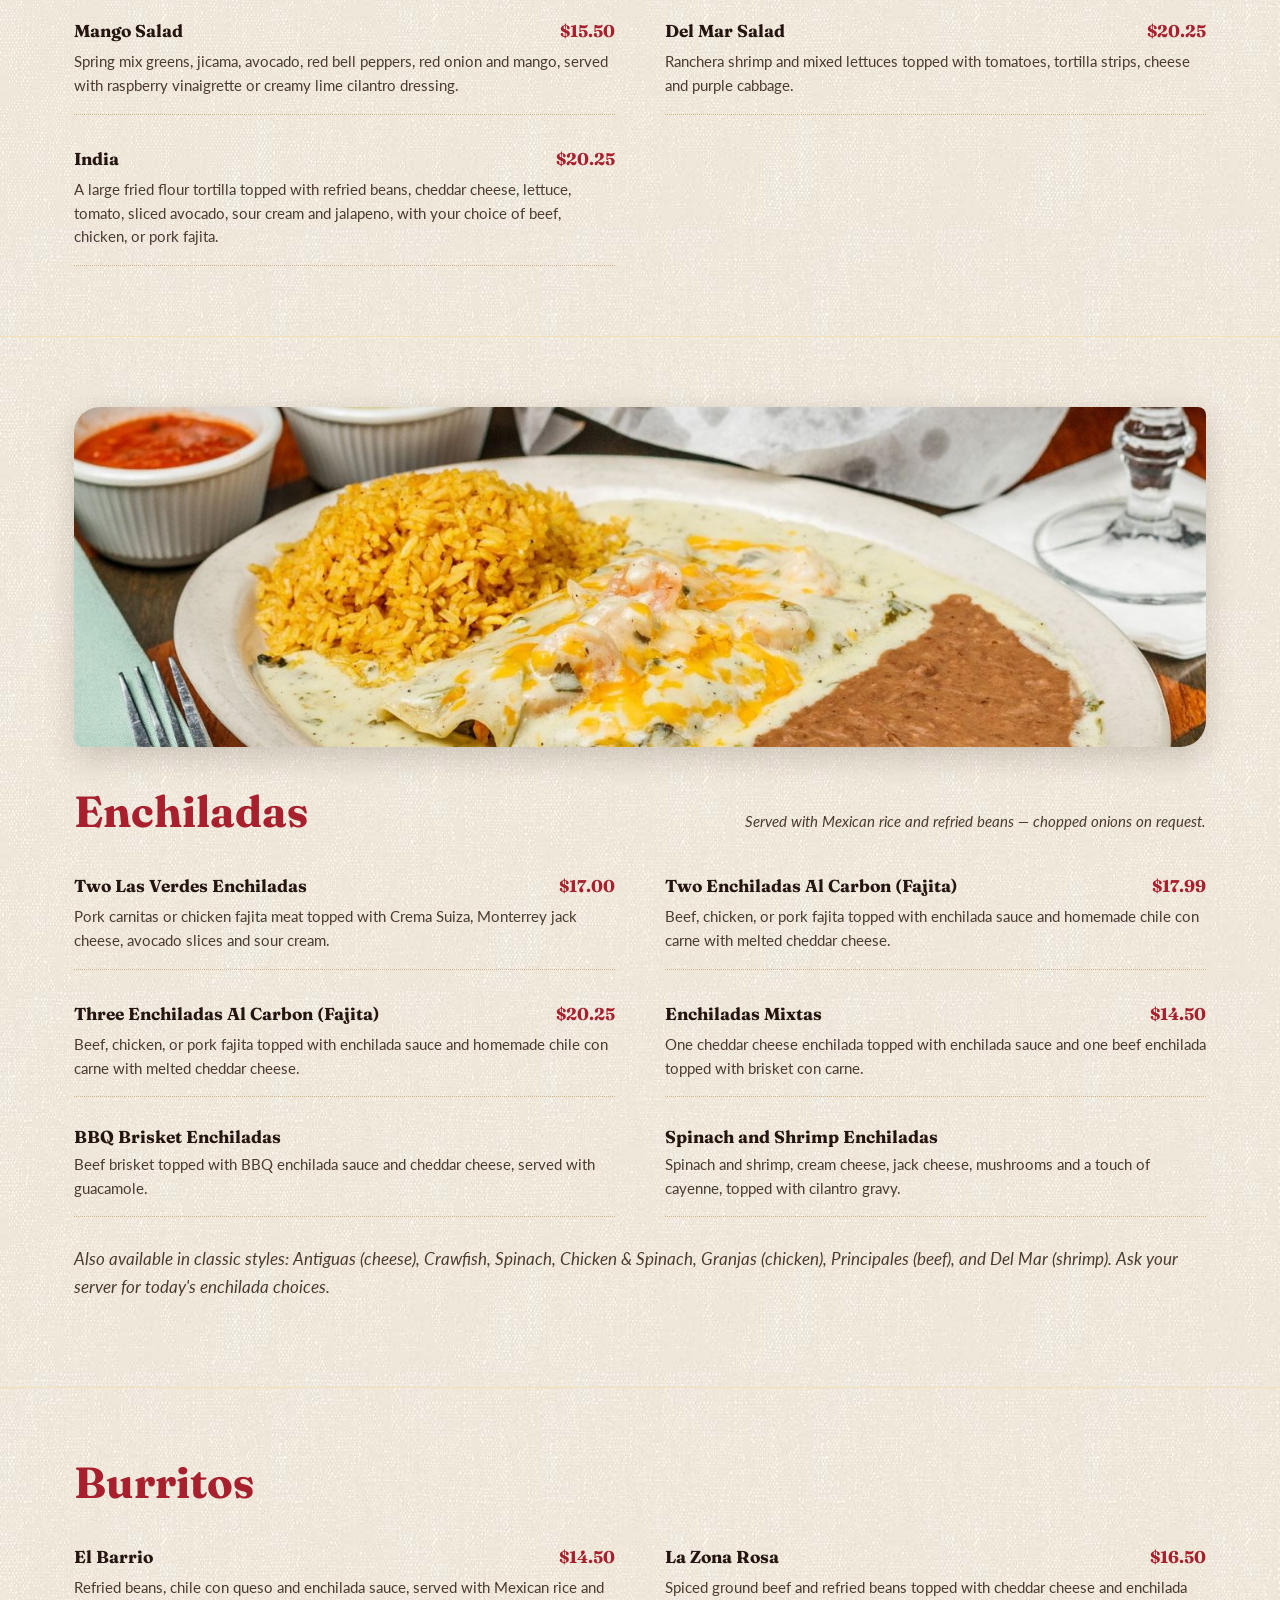
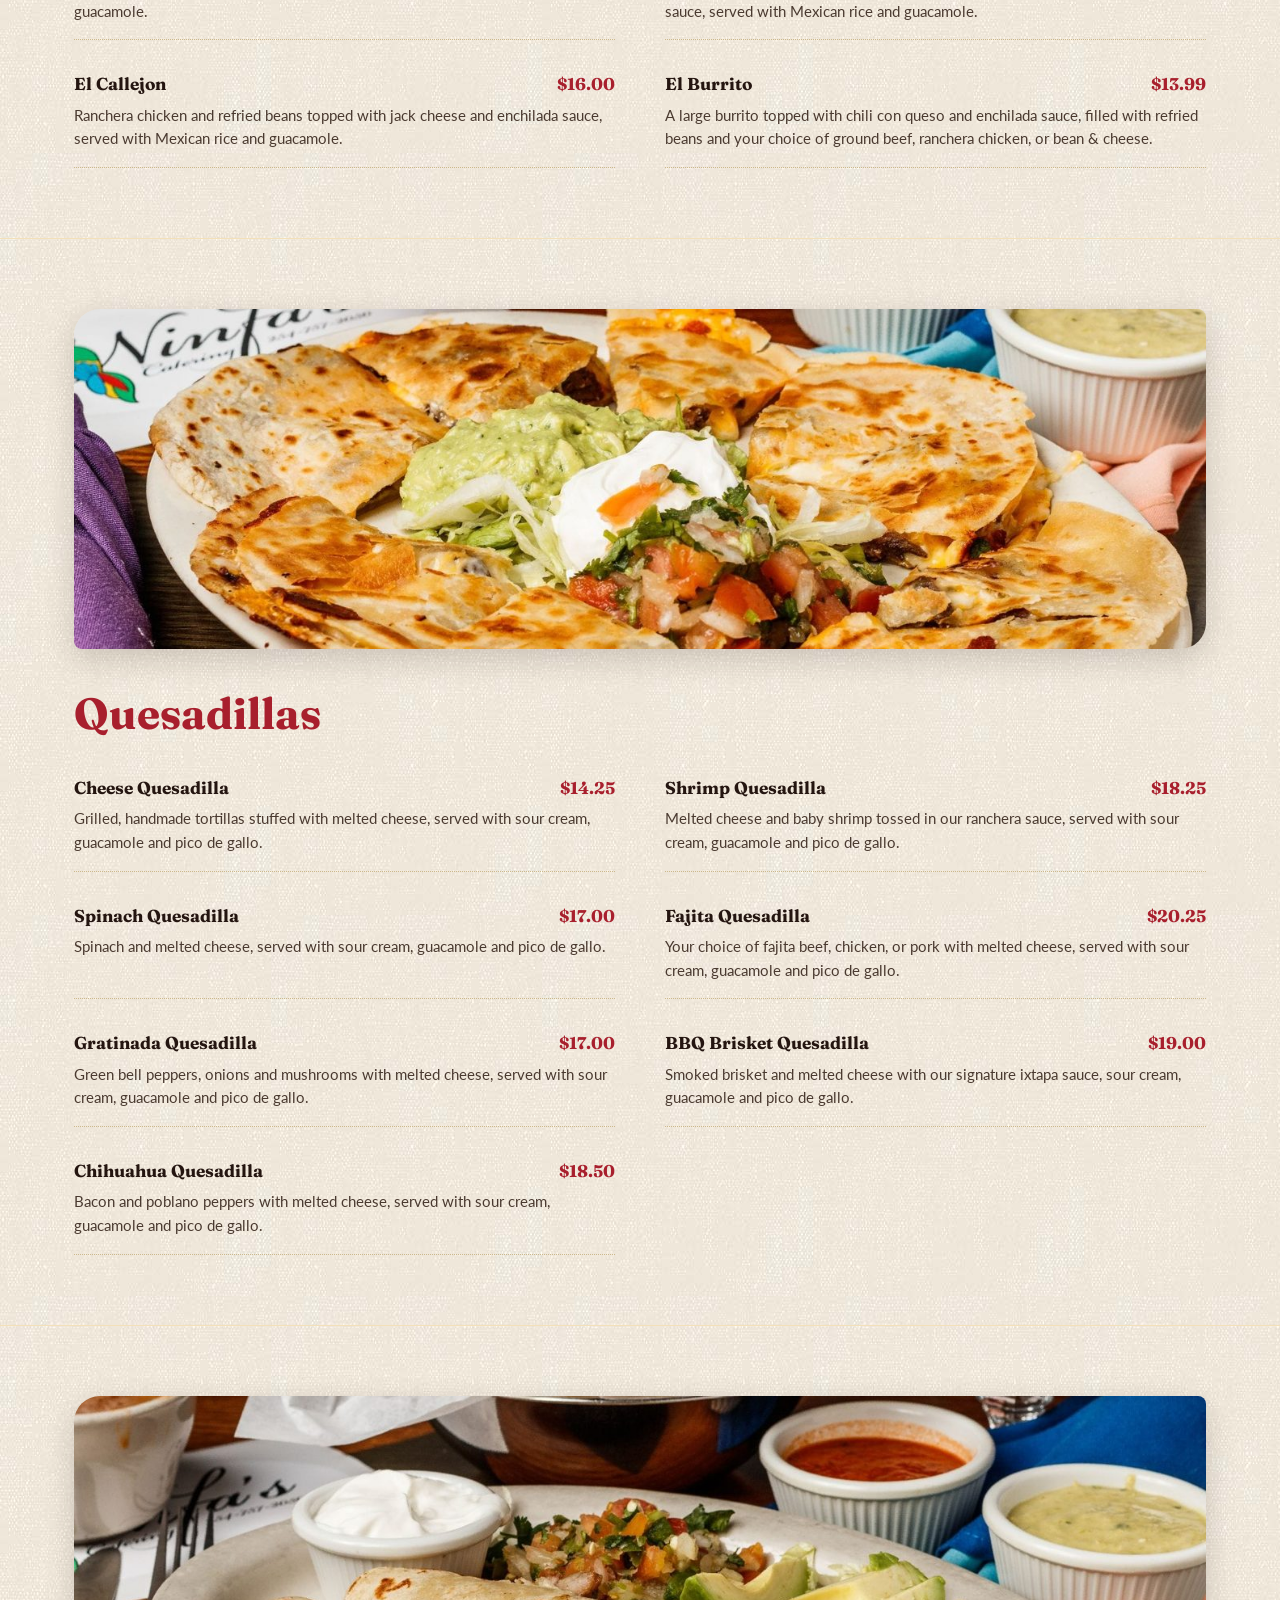
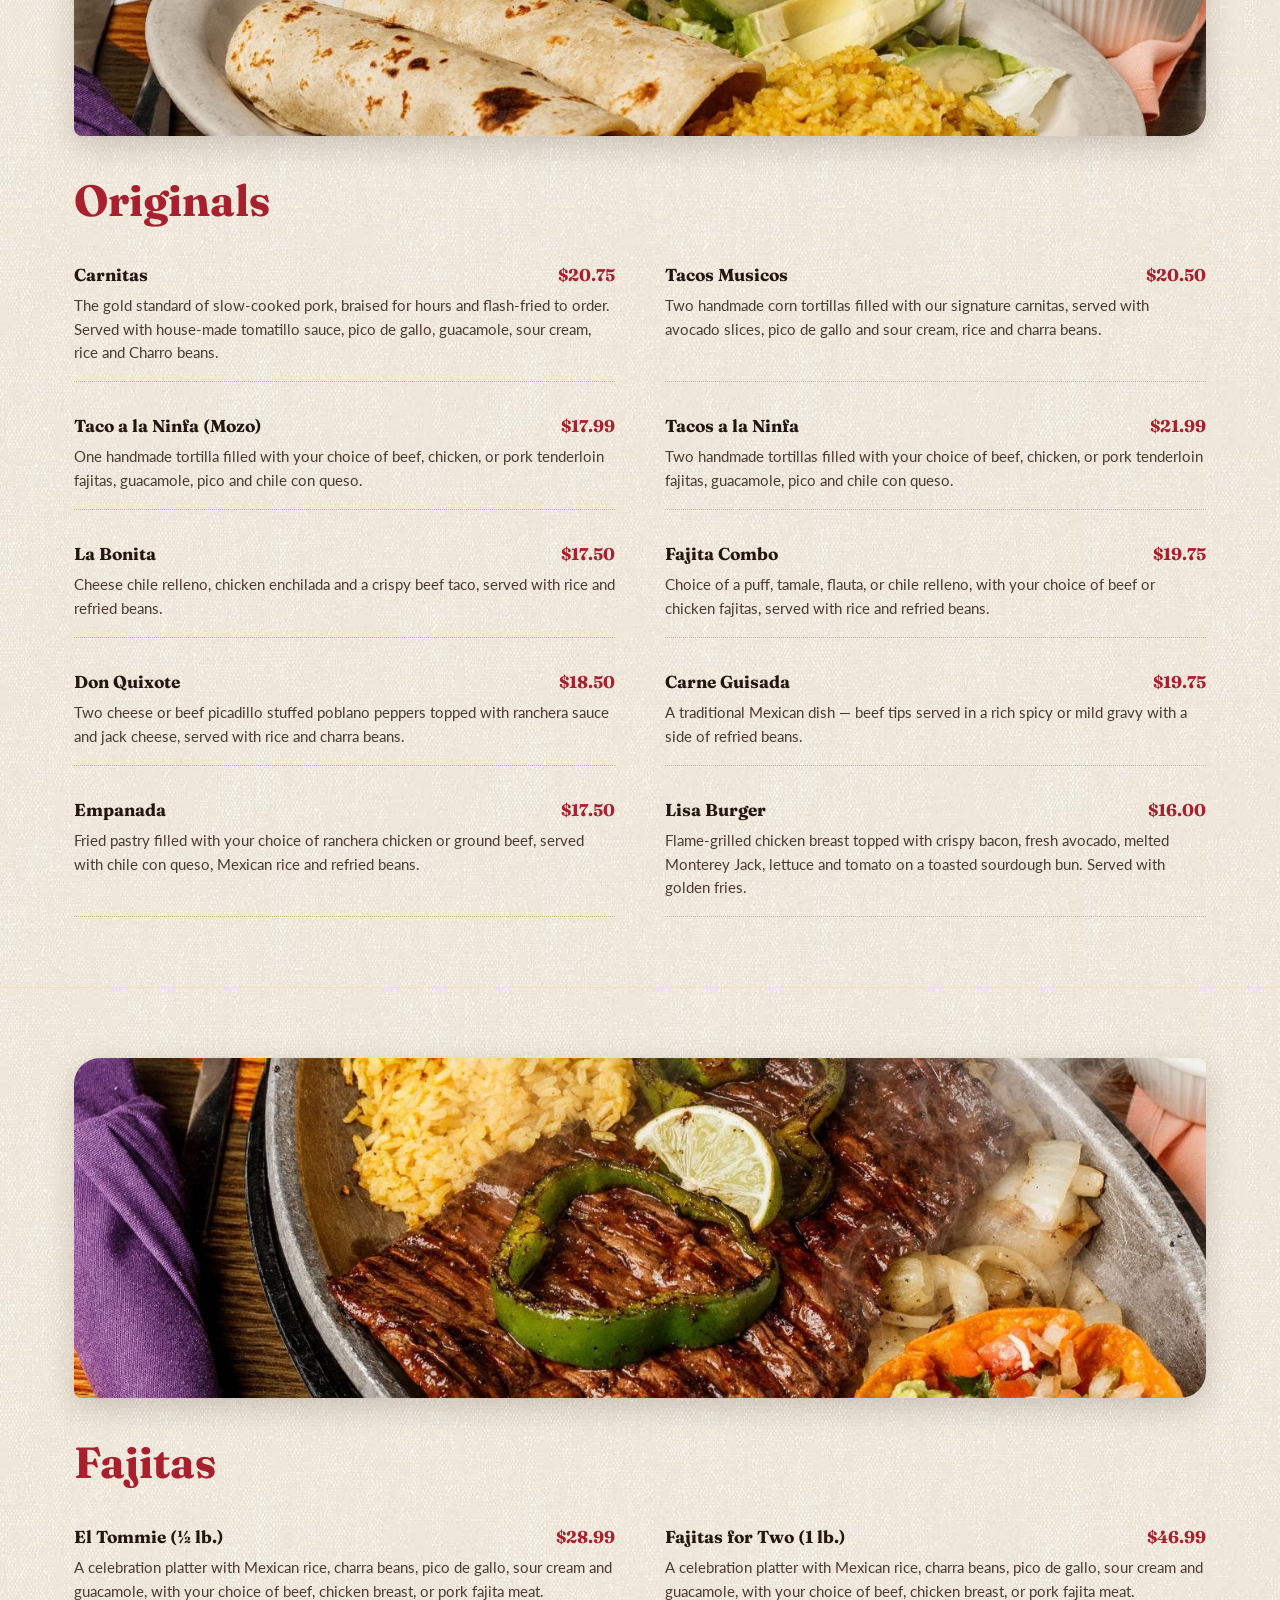
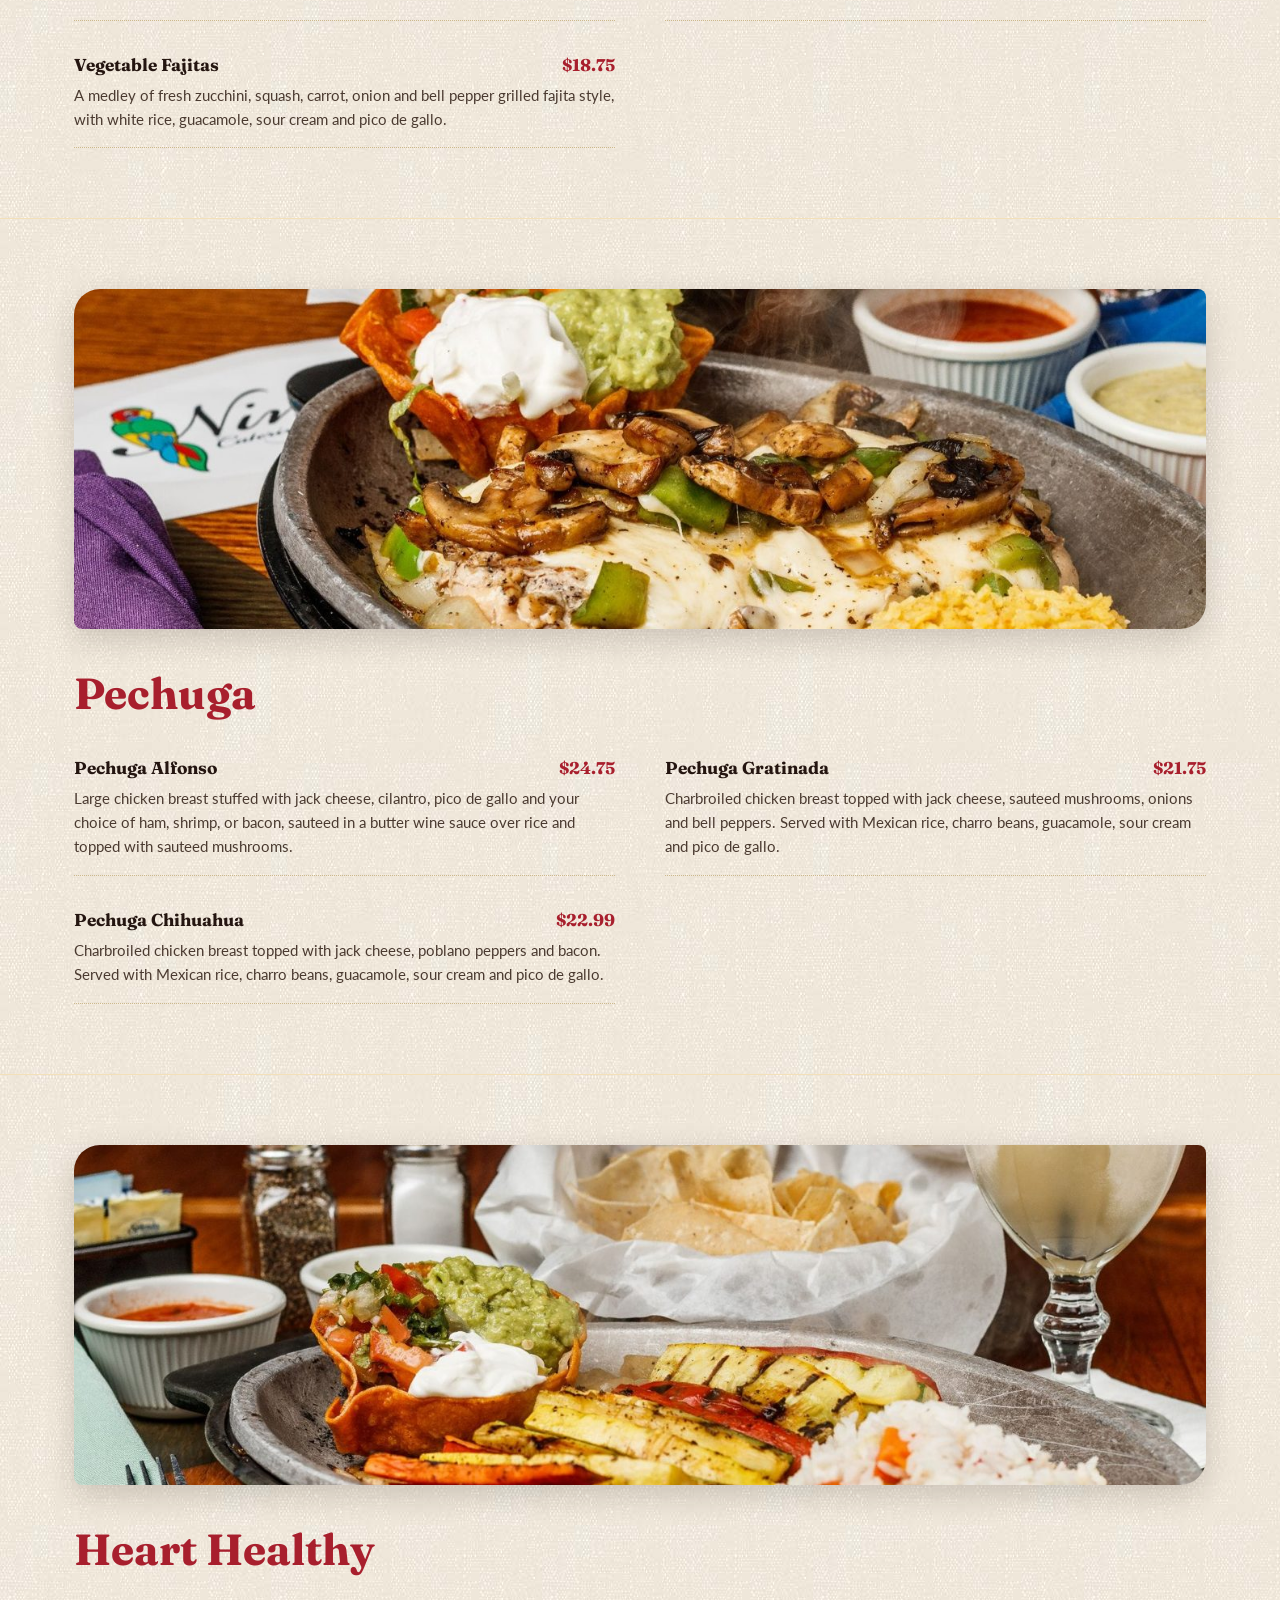
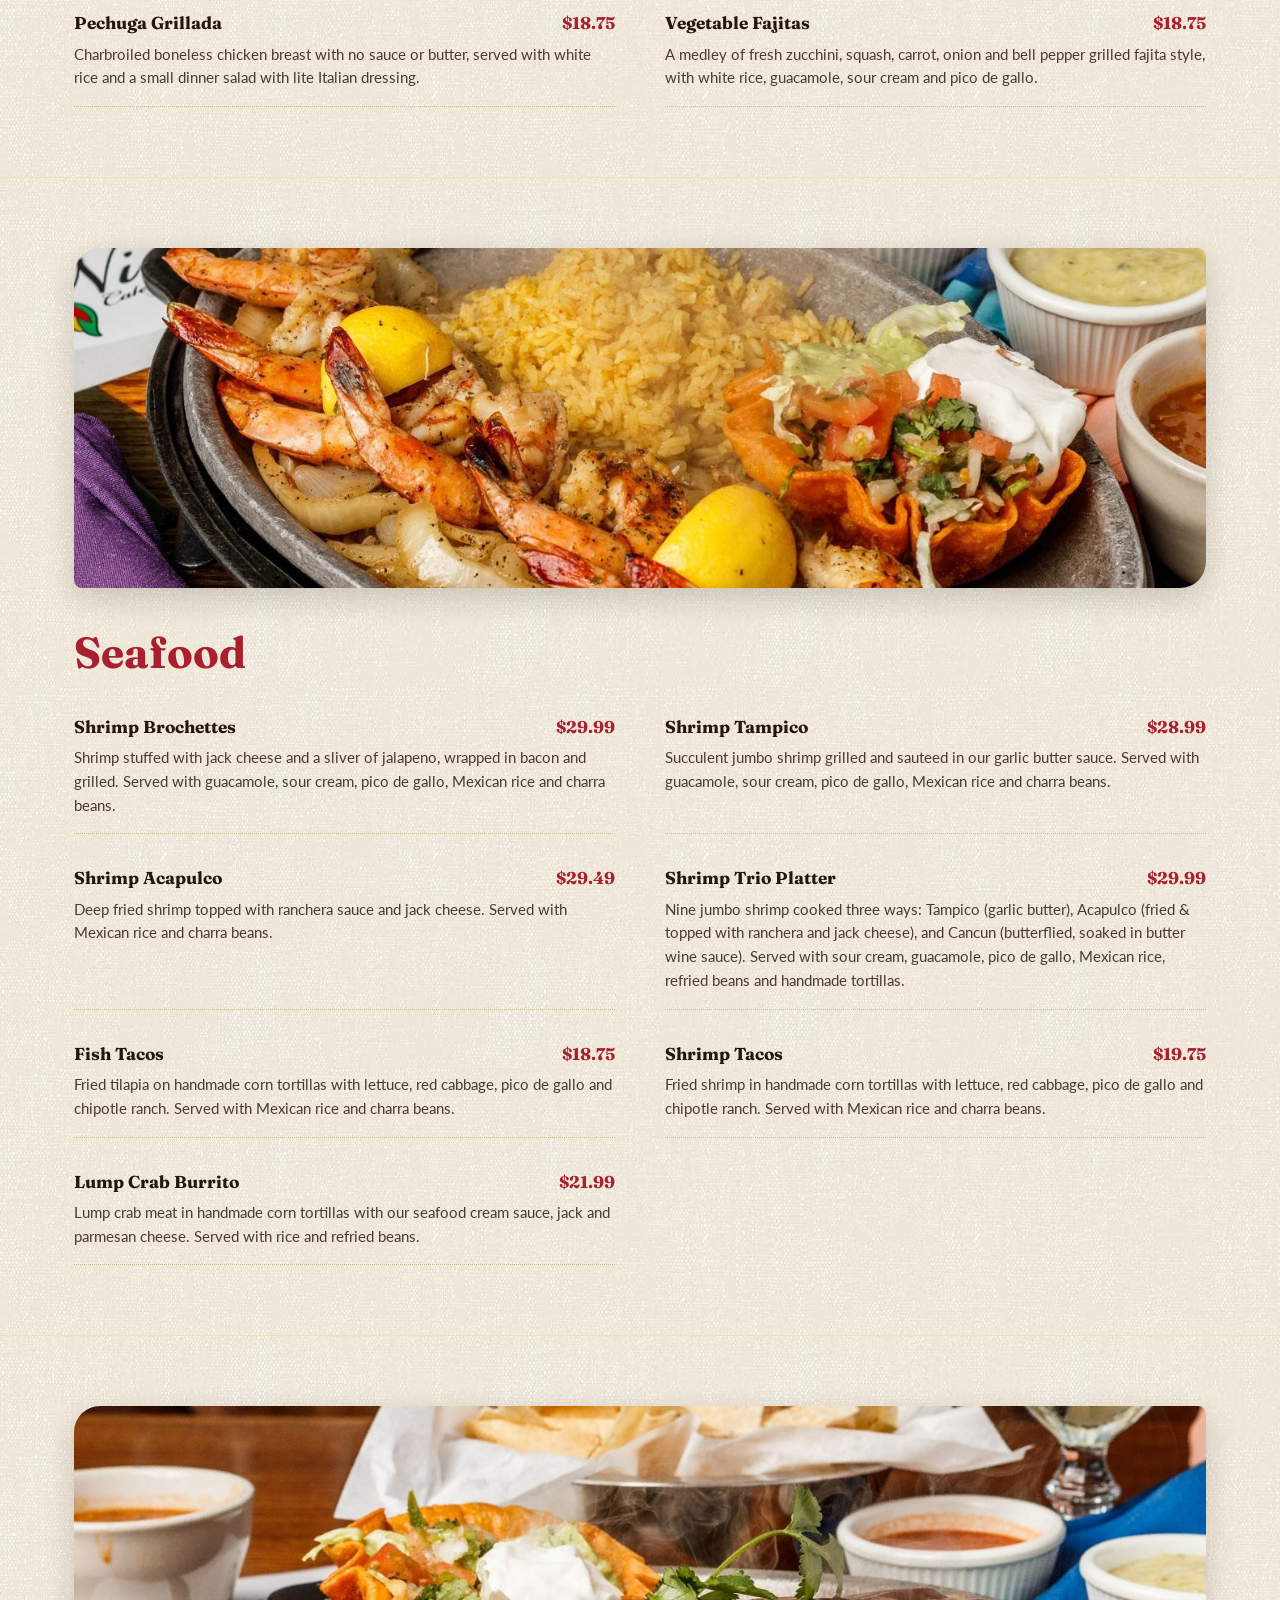
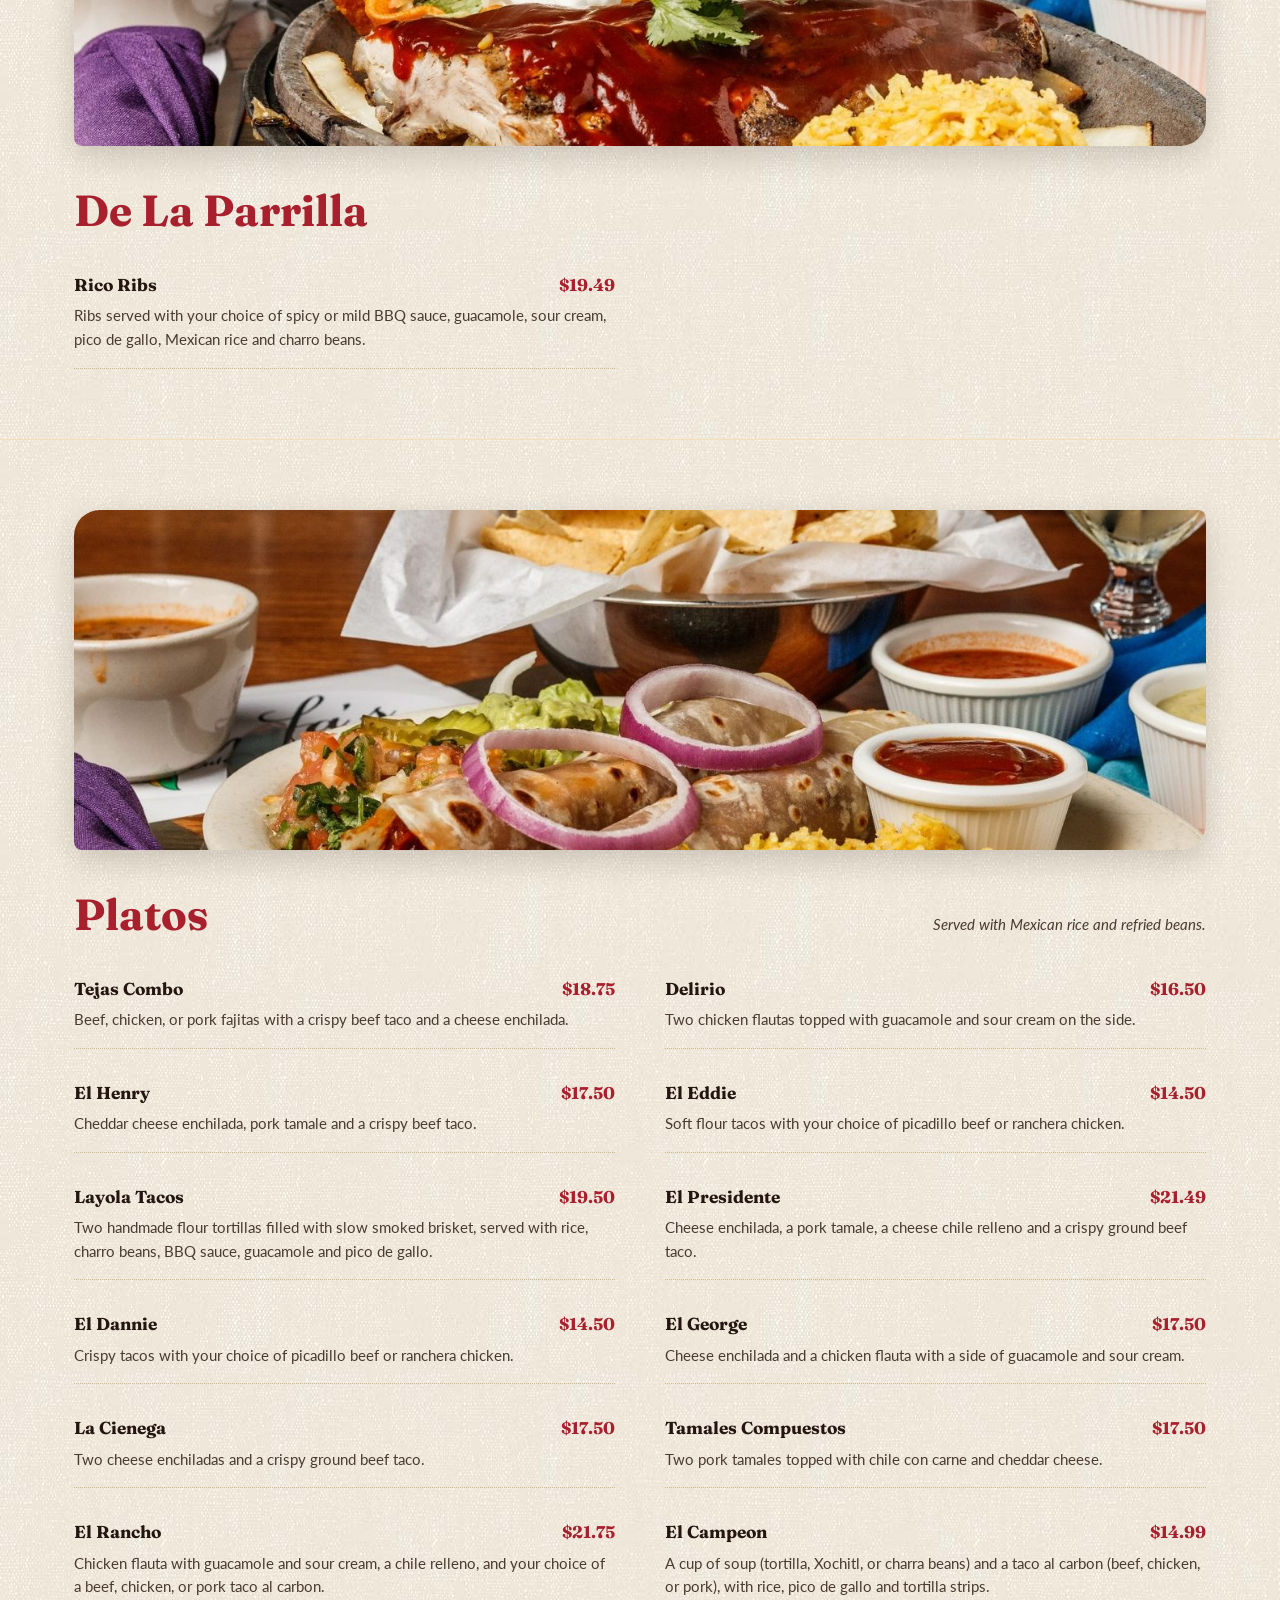
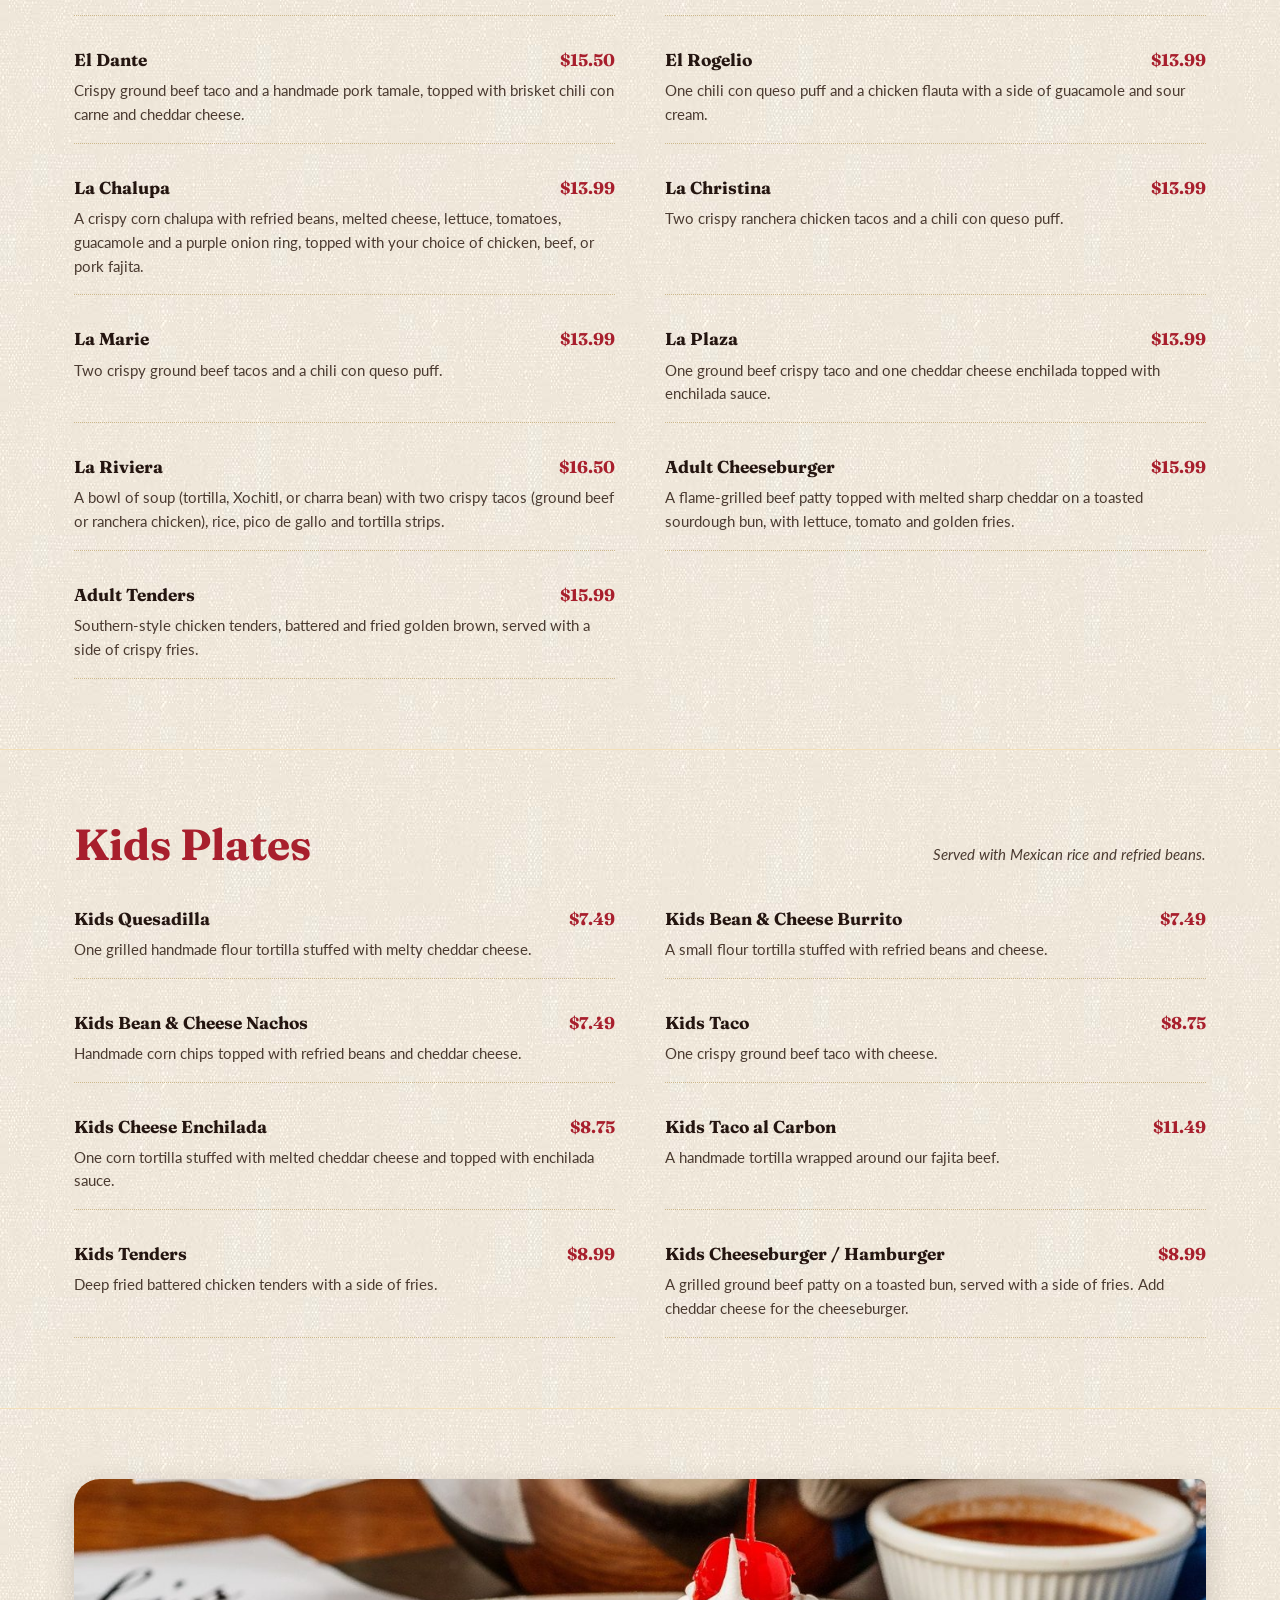
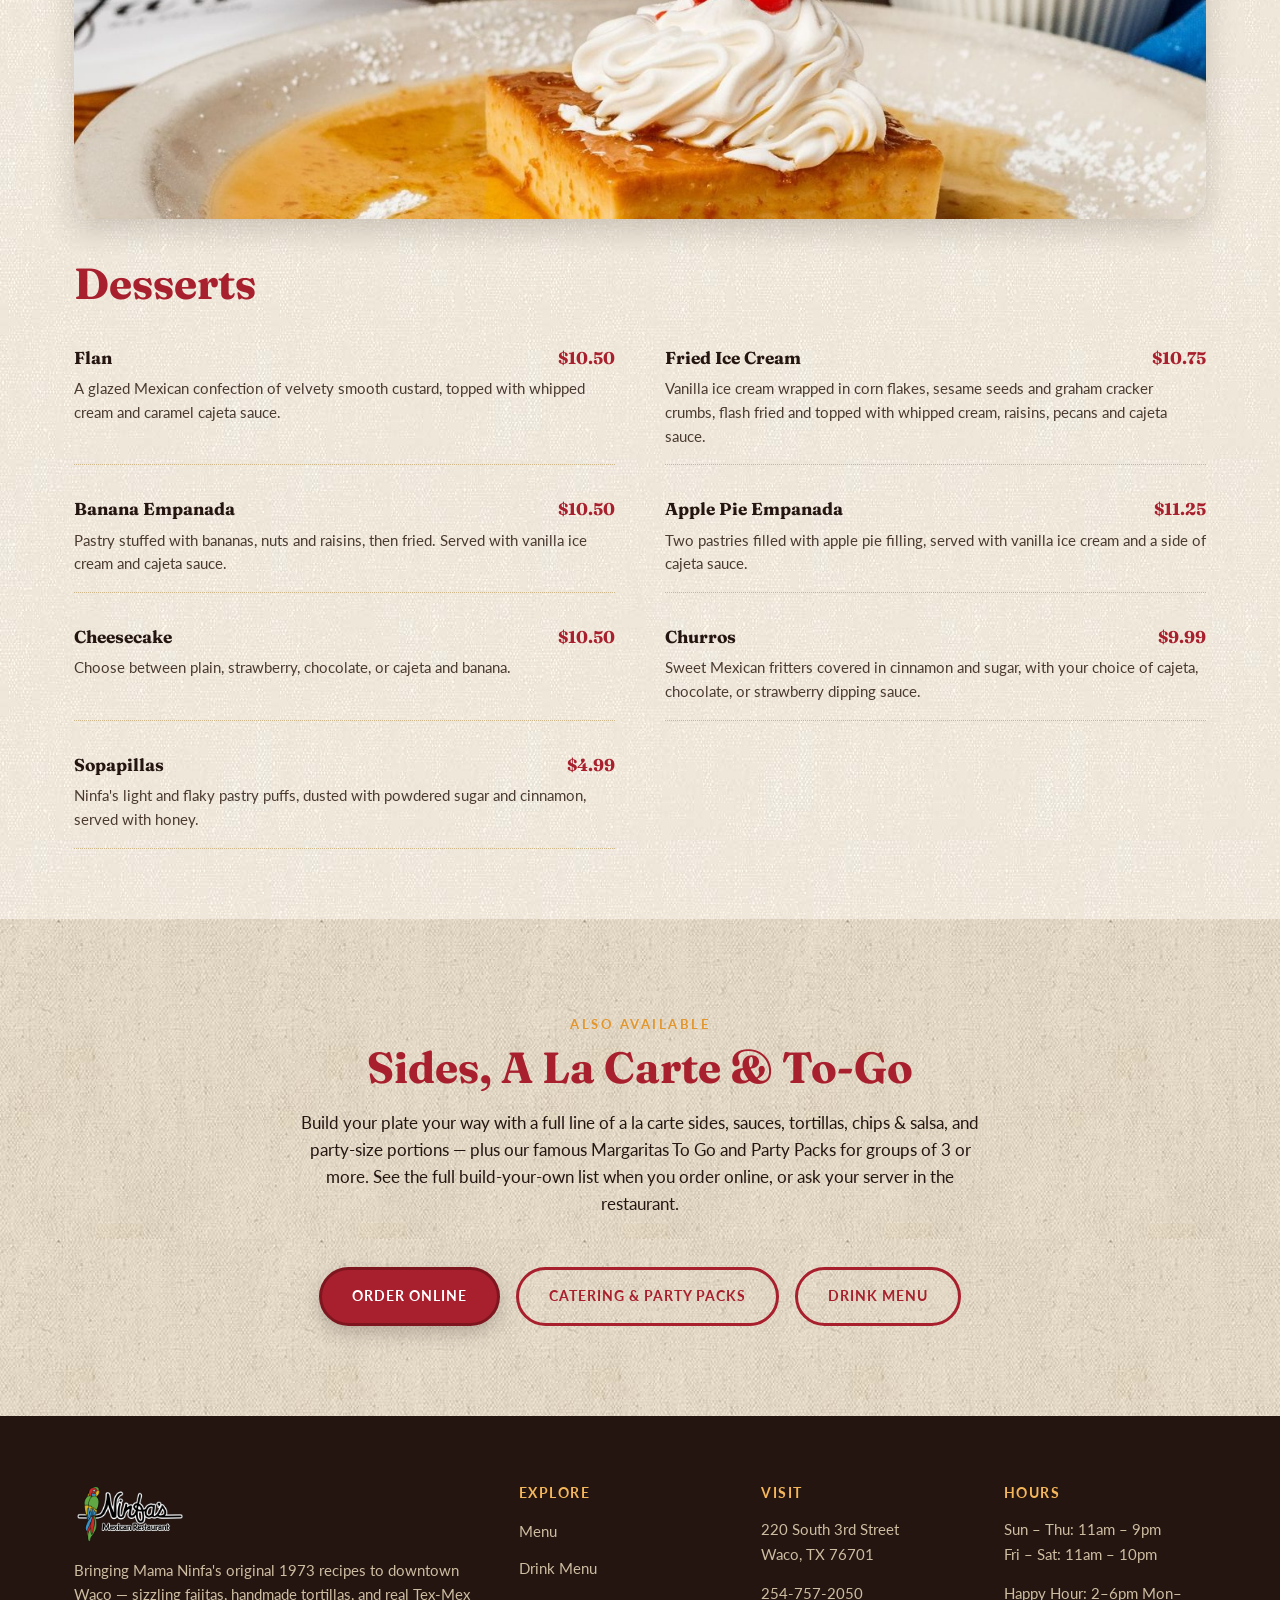
<file: menu.html>
<!DOCTYPE html>
<html lang="en">
<head>
<meta charset="UTF-8">
<meta name="viewport" content="width=device-width, initial-scale=1.0">
<title>Menu | Ninfa's Mexican Restaurant | Waco, TX</title>
<meta name="description" content="Explore the full menu at Ninfa's Mexican Restaurant in downtown Waco, TX — appetizers, nachos, enchiladas, fajitas, seafood, Pechuga, Platos, desserts and more.">
<link rel="preconnect" href="https://fonts.googleapis.com">
<link rel="preconnect" href="https://fonts.gstatic.com" crossorigin>
<link href="https://fonts.googleapis.com/css2?family=Fraunces:wght@600;700&family=Lato:wght@400;700;900&family=Caveat:wght@700&display=swap" rel="stylesheet">
<link rel="stylesheet" href="site.css">
</head>
<body>

<header class="site-header">
  <div class="nav-wrap">
    <a href="index.html" class="nav-logo"><img src="images/logo.png" alt="Ninfa's Mexican Restaurant"></a>
    <nav>
      <ul class="nav-links" id="navLinks">
        <li><a href="index.html">Home</a></li>
        <li><a href="menu.html">Menu</a></li>
        <li><a href="drink-menu.html">Drink Menu</a></li>
        <li><a href="about.html">About</a></li>
        <li><a href="catering.html">Catering</a></li>
        <li><a href="contact.html">Contact</a></li>
      </ul>
    </nav>
    <div class="nav-cta">
      <a href="tel:2547572050" class="btn btn-outline">254-757-2050</a>
      <a href="https://www.ninfaswaco.com/stores" class="btn btn-primary" target="_blank" rel="noopener">Order Online</a>
      <button class="nav-toggle" id="navToggle" aria-label="Toggle menu">&#9776;</button>
    </div>
  </div>
</header>

<div class="page-hero" style="background-image:url('images/food/carnita.jpg');">
  <div class="inner container">
    <span class="eyebrow">Fresh, Handmade, Tex-Mex</span>
    <h1>Our Menu</h1>
    <p style="color:#f3e9d8;max-width:560px;margin:0 auto;">Every tortilla pressed by hand, every queso stirred low and slow. Prices and availability may vary by location &mdash; ask your server with any questions.</p>
  </div>
</div>

<nav class="menu-nav">
  <div class="container">
    <a href="#appetizers">Appetizers</a>
    <a href="#nachos">Nachos</a>
    <a href="#soups-salads">Soups &amp; Salads</a>
    <a href="#enchiladas">Enchiladas</a>
    <a href="#burritos">Burritos</a>
    <a href="#quesadillas">Quesadillas</a>
    <a href="#originals">Originals</a>
    <a href="#fajitas">Fajitas</a>
    <a href="#pechuga">Pechuga</a>
    <a href="#heart-healthy">Heart Healthy</a>
    <a href="#seafood">Seafood</a>
    <a href="#de-la-parrilla">De La Parrilla</a>
    <a href="#platos">Platos</a>
    <a href="#kids">Kids Plates</a>
    <a href="#desserts">Desserts</a>
  </div>
</nav>

<section class="menu-section" id="appetizers">
  <div class="container">
    <img src="images/food/ccq.jpg" alt="Chile con Queso Puff at Ninfa's" class="menu-photo-divider">
    <div class="menu-section-head">
      <h2>Appetizers</h2>
    </div>
    <div class="menu-items">
      <div class="menu-item"><div class="menu-item-top"><h4>Chile con Queso</h4><span class="menu-item-price">$12.50</span></div><p>Our queso is rich, creamy, a little spicy &mdash; just the way Mama Ninfa liked it!</p></div>
      <div class="menu-item"><div class="menu-item-top"><h4>Spicy Bacon Queso</h4><span class="menu-item-price">$15.00</span></div><p>Our rich and creamy queso with bacon and our Atomica sauce. Finally, a queso for those who can take the heat.</p></div>
      <div class="menu-item"><div class="menu-item-top"><h4>Guacamole Salad</h4><span class="menu-item-price">$14.50</span></div><p>Our handmade guacamole, served on top of a bed of lettuce with chopped tomato.</p></div>
      <div class="menu-item"><div class="menu-item-top"><h4>Ratones</h4></div><p>Jalapenos stuffed with large shrimp and jack cheese, fried golden brown.</p></div>
      <div class="menu-item"><div class="menu-item-top"><h4>Ninfa's Famous Curtido</h4><span class="menu-item-price">$4.99</span></div><p>Kick it up a notch with our pickled carrots, onion, jalapenos and red-hot peppers in a special seasoning blend.</p></div>
      <div class="menu-item"><div class="menu-item-top"><h4>Cream Cheese Jalapeno Poppers</h4><span class="menu-item-price">$12.50</span></div><p>Battered and fried jalapenos stuffed with cream cheese, served with ranch dressing.</p></div>
      <div class="menu-item"><div class="menu-item-top"><h4>Ninfa's Fiesta Corn</h4><span class="menu-item-price">$9.75</span></div><p>Flame-roasted corn with olive oil and bell peppers, topped with spicy seasoning and queso fresco. Served with your choice of mayo or sour cream.</p></div>
      <div class="menu-item"><div class="menu-item-top"><h4>Rolling Quesos</h4><span class="menu-item-price">$16.49</span></div><p>A Ninfa's specialty! Melted Monterey Jack cheese mixed with your choice of ingredients, served with pico de gallo on a bed of lettuce. Stuff it all into our handmade tortillas.</p></div>
    </div>
  </div>
</section>

<section class="menu-section" id="nachos">
  <div class="container">
    <div class="menu-section-head"><h2>Nachos</h2></div>
    <div class="menu-items">
      <div class="menu-item"><div class="menu-item-top"><h4>Bean &amp; Cheese Nachos</h4><span class="menu-item-price">$14.00</span></div><p>Refried beans, Monterey Jack and cheddar cheese, sour cream, guacamole, jalapenos and pico de gallo.</p></div>
      <div class="menu-item"><div class="menu-item-top"><h4>Deluxe Nachos</h4><span class="menu-item-price">$16.50</span></div><p>Topped with your choice of ground beef or ranchera chicken, refried beans, cheddar and jack cheese, sour cream, guacamole, jalapenos and pico de gallo.</p></div>
      <div class="menu-item"><div class="menu-item-top"><h4>BBQ Brisket Nachos</h4><span class="menu-item-price">$18.00</span></div><p>Refried beans, cheddar and jack cheese, sour cream, guacamole, jalapenos and pico de gallo.</p></div>
      <div class="menu-item"><div class="menu-item-top"><h4>Fajita Nachos</h4><span class="menu-item-price">$19.00</span></div><p>Topped with your choice of fajita beef, chicken, or pork. Refried beans, cheddar and jack cheese, sour cream, guacamole, jalapenos and pico de gallo.</p></div>
      <div class="menu-item"><div class="menu-item-top"><h4>Shrimp Nachos</h4><span class="menu-item-price">$19.00</span></div><p>Topped with baby shrimp tossed in our ranchera sauce, refried beans, cheddar and jack cheese, sour cream, guacamole, jalapenos and pico de gallo.</p></div>
    </div>
  </div>
</section>

<section class="menu-section" id="soups-salads">
  <div class="container">
    <img src="images/food/mango-salad.jpg" alt="Mango Salad at Ninfa's" class="menu-photo-divider">
    <div class="menu-section-head"><h2>Soups &amp; Salads</h2></div>
    <div class="menu-items">
      <div class="menu-item"><div class="menu-item-top"><h4>X&oacute;chitl</h4><span class="menu-item-price">$14.00</span></div><p>Chicken broth with chicken breast, served with rice, pico de gallo, tortilla straps and sliced avocado.</p></div>
      <div class="menu-item"><div class="menu-item-top"><h4>Ninfa Soup</h4><span class="menu-item-price">$14.50</span></div><p>Mushrooms, jack cheese and vegetables, served with rice, pico de gallo, tortilla strips and sliced avocado.</p></div>
      <div class="menu-item"><div class="menu-item-top"><h4>Bowl of Charra Beans</h4><span class="menu-item-price">$14.50</span></div><p>Mexican-style pinto bean soup cooked with bacon, cilantro, fresh tomatoes, salsa ranchera and fresh lemon juice.</p></div>
      <div class="menu-item"><div class="menu-item-top"><h4>Taco Salad</h4><span class="menu-item-price">$15.00</span></div><p>Your choice of ground beef or ranchera chicken on mixed greens, tomatoes, tortilla strips, shredded cheese and purple cabbage. Add fajita beef for $4.89.</p></div>
      <div class="menu-item"><div class="menu-item-top"><h4>Huarache</h4><span class="menu-item-price">$20.25</span></div><p>Lightly fried corn masa topped with refried beans, mixed shredded cheese and queso fresco. Choice of fajita meat, carnitas, or shrimp, with lettuce, tomatoes, sliced avocado, purple onions and sour cream on the side.</p></div>
      <div class="menu-item"><div class="menu-item-top"><h4>Soup &amp; Salad</h4><span class="menu-item-price">$16.25</span></div><p>A bowl of soup of your choice (Caldo X&oacute;chitl, Tortilla, or Charra Beans) with mixed salad greens, tomato, tortilla strips, cheese, purple cabbage and sliced avocado.</p></div>
      <div class="menu-item"><div class="menu-item-top"><h4>Mango Salad</h4><span class="menu-item-price">$15.50</span></div><p>Spring mix greens, jicama, avocado, red bell peppers, red onion and mango, served with raspberry vinaigrette or creamy lime cilantro dressing.</p></div>
      <div class="menu-item"><div class="menu-item-top"><h4>Del Mar Salad</h4><span class="menu-item-price">$20.25</span></div><p>Ranchera shrimp and mixed lettuces topped with tomatoes, tortilla strips, cheese and purple cabbage.</p></div>
      <div class="menu-item"><div class="menu-item-top"><h4>India</h4><span class="menu-item-price">$20.25</span></div><p>A large fried flour tortilla topped with refried beans, cheddar cheese, lettuce, tomato, sliced avocado, sour cream and jalapeno, with your choice of beef, chicken, or pork fajita.</p></div>
    </div>
  </div>
</section>

<section class="menu-section" id="enchiladas">
  <div class="container">
    <img src="images/food/spinach-shrimp-enchiladas.jpg" alt="Spinach and Shrimp Enchiladas at Ninfa's" class="menu-photo-divider">
    <div class="menu-section-head">
      <h2>Enchiladas</h2>
      <span class="menu-section-note">Served with Mexican rice and refried beans &mdash; chopped onions on request.</span>
    </div>
    <div class="menu-items">
      <div class="menu-item"><div class="menu-item-top"><h4>Two Las Verdes Enchiladas</h4><span class="menu-item-price">$17.00</span></div><p>Pork carnitas or chicken fajita meat topped with Crema Suiza, Monterrey jack cheese, avocado slices and sour cream.</p></div>
      <div class="menu-item"><div class="menu-item-top"><h4>Two Enchiladas Al Carbon (Fajita)</h4><span class="menu-item-price">$17.99</span></div><p>Beef, chicken, or pork fajita topped with enchilada sauce and homemade chile con carne with melted cheddar cheese.</p></div>
      <div class="menu-item"><div class="menu-item-top"><h4>Three Enchiladas Al Carbon (Fajita)</h4><span class="menu-item-price">$20.25</span></div><p>Beef, chicken, or pork fajita topped with enchilada sauce and homemade chile con carne with melted cheddar cheese.</p></div>
      <div class="menu-item"><div class="menu-item-top"><h4>Enchiladas Mixtas</h4><span class="menu-item-price">$14.50</span></div><p>One cheddar cheese enchilada topped with enchilada sauce and one beef enchilada topped with brisket con carne.</p></div>
      <div class="menu-item"><div class="menu-item-top"><h4>BBQ Brisket Enchiladas</h4></div><p>Beef brisket topped with BBQ enchilada sauce and cheddar cheese, served with guacamole.</p></div>
      <div class="menu-item"><div class="menu-item-top"><h4>Spinach and Shrimp Enchiladas</h4></div><p>Spinach and shrimp, cream cheese, jack cheese, mushrooms and a touch of cayenne, topped with cilantro gravy.</p></div>
    </div>
    <p style="margin-top:28px;color:var(--ink-soft);font-style:italic;">Also available in classic styles: Antiguas (cheese), Crawfish, Spinach, Chicken &amp; Spinach, Granjas (chicken), Principales (beef), and Del Mar (shrimp). Ask your server for today's enchilada choices.</p>
  </div>
</section>

<section class="menu-section" id="burritos">
  <div class="container">
    <div class="menu-section-head"><h2>Burritos</h2></div>
    <div class="menu-items">
      <div class="menu-item"><div class="menu-item-top"><h4>El Barrio</h4><span class="menu-item-price">$14.50</span></div><p>Refried beans, chile con queso and enchilada sauce, served with Mexican rice and guacamole.</p></div>
      <div class="menu-item"><div class="menu-item-top"><h4>La Zona Rosa</h4><span class="menu-item-price">$16.50</span></div><p>Spiced ground beef and refried beans topped with cheddar cheese and enchilada sauce, served with Mexican rice and guacamole.</p></div>
      <div class="menu-item"><div class="menu-item-top"><h4>El Callejon</h4><span class="menu-item-price">$16.00</span></div><p>Ranchera chicken and refried beans topped with jack cheese and enchilada sauce, served with Mexican rice and guacamole.</p></div>
      <div class="menu-item"><div class="menu-item-top"><h4>El Burrito</h4><span class="menu-item-price">$13.99</span></div><p>A large burrito topped with chili con queso and enchilada sauce, filled with refried beans and your choice of ground beef, ranchera chicken, or bean &amp; cheese.</p></div>
    </div>
  </div>
</section>

<section class="menu-section" id="quesadillas">
  <div class="container">
    <img src="images/food/quesadilla.jpg" alt="Quesadilla at Ninfa's" class="menu-photo-divider">
    <div class="menu-section-head"><h2>Quesadillas</h2></div>
    <div class="menu-items">
      <div class="menu-item"><div class="menu-item-top"><h4>Cheese Quesadilla</h4><span class="menu-item-price">$14.25</span></div><p>Grilled, handmade tortillas stuffed with melted cheese, served with sour cream, guacamole and pico de gallo.</p></div>
      <div class="menu-item"><div class="menu-item-top"><h4>Shrimp Quesadilla</h4><span class="menu-item-price">$18.25</span></div><p>Melted cheese and baby shrimp tossed in our ranchera sauce, served with sour cream, guacamole and pico de gallo.</p></div>
      <div class="menu-item"><div class="menu-item-top"><h4>Spinach Quesadilla</h4><span class="menu-item-price">$17.00</span></div><p>Spinach and melted cheese, served with sour cream, guacamole and pico de gallo.</p></div>
      <div class="menu-item"><div class="menu-item-top"><h4>Fajita Quesadilla</h4><span class="menu-item-price">$20.25</span></div><p>Your choice of fajita beef, chicken, or pork with melted cheese, served with sour cream, guacamole and pico de gallo.</p></div>
      <div class="menu-item"><div class="menu-item-top"><h4>Gratinada Quesadilla</h4><span class="menu-item-price">$17.00</span></div><p>Green bell peppers, onions and mushrooms with melted cheese, served with sour cream, guacamole and pico de gallo.</p></div>
      <div class="menu-item"><div class="menu-item-top"><h4>BBQ Brisket Quesadilla</h4><span class="menu-item-price">$19.00</span></div><p>Smoked brisket and melted cheese with our signature ixtapa sauce, sour cream, guacamole and pico de gallo.</p></div>
      <div class="menu-item"><div class="menu-item-top"><h4>Chihuahua Quesadilla</h4><span class="menu-item-price">$18.50</span></div><p>Bacon and poblano peppers with melted cheese, served with sour cream, guacamole and pico de gallo.</p></div>
    </div>
  </div>
</section>

<section class="menu-section" id="originals">
  <div class="container">
    <img src="images/food/tacos-musicos.jpg" alt="Tacos Musicos at Ninfa's" class="menu-photo-divider">
    <div class="menu-section-head"><h2>Originals</h2></div>
    <div class="menu-items">
      <div class="menu-item"><div class="menu-item-top"><h4>Carnitas</h4><span class="menu-item-price">$20.75</span></div><p>The gold standard of slow-cooked pork, braised for hours and flash-fried to order. Served with house-made tomatillo sauce, pico de gallo, guacamole, sour cream, rice and Charro beans.</p></div>
      <div class="menu-item"><div class="menu-item-top"><h4>Tacos Musicos</h4><span class="menu-item-price">$20.50</span></div><p>Two handmade corn tortillas filled with our signature carnitas, served with avocado slices, pico de gallo and sour cream, rice and charra beans.</p></div>
      <div class="menu-item"><div class="menu-item-top"><h4>Taco a la Ninfa (Mozo)</h4><span class="menu-item-price">$17.99</span></div><p>One handmade tortilla filled with your choice of beef, chicken, or pork tenderloin fajitas, guacamole, pico and chile con queso.</p></div>
      <div class="menu-item"><div class="menu-item-top"><h4>Tacos a la Ninfa</h4><span class="menu-item-price">$21.99</span></div><p>Two handmade tortillas filled with your choice of beef, chicken, or pork tenderloin fajitas, guacamole, pico and chile con queso.</p></div>
      <div class="menu-item"><div class="menu-item-top"><h4>La Bonita</h4><span class="menu-item-price">$17.50</span></div><p>Cheese chile relleno, chicken enchilada and a crispy beef taco, served with rice and refried beans.</p></div>
      <div class="menu-item"><div class="menu-item-top"><h4>Fajita Combo</h4><span class="menu-item-price">$19.75</span></div><p>Choice of a puff, tamale, flauta, or chile relleno, with your choice of beef or chicken fajitas, served with rice and refried beans.</p></div>
      <div class="menu-item"><div class="menu-item-top"><h4>Don Quixote</h4><span class="menu-item-price">$18.50</span></div><p>Two cheese or beef picadillo stuffed poblano peppers topped with ranchera sauce and jack cheese, served with rice and charra beans.</p></div>
      <div class="menu-item"><div class="menu-item-top"><h4>Carne Guisada</h4><span class="menu-item-price">$19.75</span></div><p>A traditional Mexican dish &mdash; beef tips served in a rich spicy or mild gravy with a side of refried beans.</p></div>
      <div class="menu-item"><div class="menu-item-top"><h4>Empanada</h4><span class="menu-item-price">$17.50</span></div><p>Fried pastry filled with your choice of ranchera chicken or ground beef, served with chile con queso, Mexican rice and refried beans.</p></div>
      <div class="menu-item"><div class="menu-item-top"><h4>Lisa Burger</h4><span class="menu-item-price">$16.00</span></div><p>Flame-grilled chicken breast topped with crispy bacon, fresh avocado, melted Monterey Jack, lettuce and tomato on a toasted sourdough bun. Served with golden fries.</p></div>
    </div>
  </div>
</section>

<section class="menu-section" id="fajitas">
  <div class="container">
    <img src="images/food/steak-fajita.jpg" alt="Steak fajitas at Ninfa's" class="menu-photo-divider">
    <div class="menu-section-head"><h2>Fajitas</h2></div>
    <div class="menu-items">
      <div class="menu-item"><div class="menu-item-top"><h4>El Tommie (&frac12; lb.)</h4><span class="menu-item-price">$28.99</span></div><p>A celebration platter with Mexican rice, charra beans, pico de gallo, sour cream and guacamole, with your choice of beef, chicken breast, or pork fajita meat.</p></div>
      <div class="menu-item"><div class="menu-item-top"><h4>Fajitas for Two (1 lb.)</h4><span class="menu-item-price">$46.99</span></div><p>A celebration platter with Mexican rice, charra beans, pico de gallo, sour cream and guacamole, with your choice of beef, chicken breast, or pork fajita meat.</p></div>
      <div class="menu-item"><div class="menu-item-top"><h4>Vegetable Fajitas</h4><span class="menu-item-price">$18.75</span></div><p>A medley of fresh zucchini, squash, carrot, onion and bell pepper grilled fajita style, with white rice, guacamole, sour cream and pico de gallo.</p></div>
    </div>
  </div>
</section>

<section class="menu-section" id="pechuga">
  <div class="container">
    <img src="images/food/pechuga-gratinada.jpg" alt="Pechuga Gratinada at Ninfa's" class="menu-photo-divider">
    <div class="menu-section-head"><h2>Pechuga</h2></div>
    <div class="menu-items">
      <div class="menu-item"><div class="menu-item-top"><h4>Pechuga Alfonso</h4><span class="menu-item-price">$24.75</span></div><p>Large chicken breast stuffed with jack cheese, cilantro, pico de gallo and your choice of ham, shrimp, or bacon, sauteed in a butter wine sauce over rice and topped with sauteed mushrooms.</p></div>
      <div class="menu-item"><div class="menu-item-top"><h4>Pechuga Gratinada</h4><span class="menu-item-price">$21.75</span></div><p>Charbroiled chicken breast topped with jack cheese, sauteed mushrooms, onions and bell peppers. Served with Mexican rice, charro beans, guacamole, sour cream and pico de gallo.</p></div>
      <div class="menu-item"><div class="menu-item-top"><h4>Pechuga Chihuahua</h4><span class="menu-item-price">$22.99</span></div><p>Charbroiled chicken breast topped with jack cheese, poblano peppers and bacon. Served with Mexican rice, charro beans, guacamole, sour cream and pico de gallo.</p></div>
    </div>
  </div>
</section>

<section class="menu-section" id="heart-healthy">
  <div class="container">
    <img src="images/food/veggie-fajitas.jpg" alt="Vegetable Fajitas at Ninfa's" class="menu-photo-divider">
    <div class="menu-section-head"><h2>Heart Healthy</h2></div>
    <div class="menu-items">
      <div class="menu-item"><div class="menu-item-top"><h4>Pechuga Grillada</h4><span class="menu-item-price">$18.75</span></div><p>Charbroiled boneless chicken breast with no sauce or butter, served with white rice and a small dinner salad with lite Italian dressing.</p></div>
      <div class="menu-item"><div class="menu-item-top"><h4>Vegetable Fajitas</h4><span class="menu-item-price">$18.75</span></div><p>A medley of fresh zucchini, squash, carrot, onion and bell pepper grilled fajita style, with white rice, guacamole, sour cream and pico de gallo.</p></div>
    </div>
  </div>
</section>

<section class="menu-section" id="seafood">
  <div class="container">
    <img src="images/food/shrimp-tampico.jpg" alt="Shrimp Tampico at Ninfa's" class="menu-photo-divider">
    <div class="menu-section-head"><h2>Seafood</h2></div>
    <div class="menu-items">
      <div class="menu-item"><div class="menu-item-top"><h4>Shrimp Brochettes</h4><span class="menu-item-price">$29.99</span></div><p>Shrimp stuffed with jack cheese and a sliver of jalapeno, wrapped in bacon and grilled. Served with guacamole, sour cream, pico de gallo, Mexican rice and charra beans.</p></div>
      <div class="menu-item"><div class="menu-item-top"><h4>Shrimp Tampico</h4><span class="menu-item-price">$28.99</span></div><p>Succulent jumbo shrimp grilled and sauteed in our garlic butter sauce. Served with guacamole, sour cream, pico de gallo, Mexican rice and charra beans.</p></div>
      <div class="menu-item"><div class="menu-item-top"><h4>Shrimp Acapulco</h4><span class="menu-item-price">$29.49</span></div><p>Deep fried shrimp topped with ranchera sauce and jack cheese. Served with Mexican rice and charra beans.</p></div>
      <div class="menu-item"><div class="menu-item-top"><h4>Shrimp Trio Platter</h4><span class="menu-item-price">$29.99</span></div><p>Nine jumbo shrimp cooked three ways: Tampico (garlic butter), Acapulco (fried &amp; topped with ranchera and jack cheese), and Cancun (butterflied, soaked in butter wine sauce). Served with sour cream, guacamole, pico de gallo, Mexican rice, refried beans and handmade tortillas.</p></div>
      <div class="menu-item"><div class="menu-item-top"><h4>Fish Tacos</h4><span class="menu-item-price">$18.75</span></div><p>Fried tilapia on handmade corn tortillas with lettuce, red cabbage, pico de gallo and chipotle ranch. Served with Mexican rice and charra beans.</p></div>
      <div class="menu-item"><div class="menu-item-top"><h4>Shrimp Tacos</h4><span class="menu-item-price">$19.75</span></div><p>Fried shrimp in handmade corn tortillas with lettuce, red cabbage, pico de gallo and chipotle ranch. Served with Mexican rice and charra beans.</p></div>
      <div class="menu-item"><div class="menu-item-top"><h4>Lump Crab Burrito</h4><span class="menu-item-price">$21.99</span></div><p>Lump crab meat in handmade corn tortillas with our seafood cream sauce, jack and parmesan cheese. Served with rice and refried beans.</p></div>
    </div>
  </div>
</section>

<section class="menu-section" id="de-la-parrilla">
  <div class="container">
    <img src="images/food/rico.jpg" alt="Rico Ribs at Ninfa's" class="menu-photo-divider">
    <div class="menu-section-head"><h2>De La Parrilla</h2></div>
    <div class="menu-items">
      <div class="menu-item"><div class="menu-item-top"><h4>Rico Ribs</h4><span class="menu-item-price">$19.49</span></div><p>Ribs served with your choice of spicy or mild BBQ sauce, guacamole, sour cream, pico de gallo, Mexican rice and charro beans.</p></div>
    </div>
  </div>
</section>

<section class="menu-section" id="platos">
  <div class="container">
    <img src="images/food/layola.jpg" alt="Layola Tacos at Ninfa's" class="menu-photo-divider">
    <div class="menu-section-head">
      <h2>Platos</h2>
      <span class="menu-section-note">Served with Mexican rice and refried beans.</span>
    </div>
    <div class="menu-items">
      <div class="menu-item"><div class="menu-item-top"><h4>Tejas Combo</h4><span class="menu-item-price">$18.75</span></div><p>Beef, chicken, or pork fajitas with a crispy beef taco and a cheese enchilada.</p></div>
      <div class="menu-item"><div class="menu-item-top"><h4>Delirio</h4><span class="menu-item-price">$16.50</span></div><p>Two chicken flautas topped with guacamole and sour cream on the side.</p></div>
      <div class="menu-item"><div class="menu-item-top"><h4>El Henry</h4><span class="menu-item-price">$17.50</span></div><p>Cheddar cheese enchilada, pork tamale and a crispy beef taco.</p></div>
      <div class="menu-item"><div class="menu-item-top"><h4>El Eddie</h4><span class="menu-item-price">$14.50</span></div><p>Soft flour tacos with your choice of picadillo beef or ranchera chicken.</p></div>
      <div class="menu-item"><div class="menu-item-top"><h4>Layola Tacos</h4><span class="menu-item-price">$19.50</span></div><p>Two handmade flour tortillas filled with slow smoked brisket, served with rice, charro beans, BBQ sauce, guacamole and pico de gallo.</p></div>
      <div class="menu-item"><div class="menu-item-top"><h4>El Presidente</h4><span class="menu-item-price">$21.49</span></div><p>Cheese enchilada, a pork tamale, a cheese chile relleno and a crispy ground beef taco.</p></div>
      <div class="menu-item"><div class="menu-item-top"><h4>El Dannie</h4><span class="menu-item-price">$14.50</span></div><p>Crispy tacos with your choice of picadillo beef or ranchera chicken.</p></div>
      <div class="menu-item"><div class="menu-item-top"><h4>El George</h4><span class="menu-item-price">$17.50</span></div><p>Cheese enchilada and a chicken flauta with a side of guacamole and sour cream.</p></div>
      <div class="menu-item"><div class="menu-item-top"><h4>La Cienega</h4><span class="menu-item-price">$17.50</span></div><p>Two cheese enchiladas and a crispy ground beef taco.</p></div>
      <div class="menu-item"><div class="menu-item-top"><h4>Tamales Compuestos</h4><span class="menu-item-price">$17.50</span></div><p>Two pork tamales topped with chile con carne and cheddar cheese.</p></div>
      <div class="menu-item"><div class="menu-item-top"><h4>El Rancho</h4><span class="menu-item-price">$21.75</span></div><p>Chicken flauta with guacamole and sour cream, a chile relleno, and your choice of a beef, chicken, or pork taco al carbon.</p></div>
      <div class="menu-item"><div class="menu-item-top"><h4>El Campeon</h4><span class="menu-item-price">$14.99</span></div><p>A cup of soup (tortilla, Xochitl, or charra beans) and a taco al carbon (beef, chicken, or pork), with rice, pico de gallo and tortilla strips.</p></div>
      <div class="menu-item"><div class="menu-item-top"><h4>El Dante</h4><span class="menu-item-price">$15.50</span></div><p>Crispy ground beef taco and a handmade pork tamale, topped with brisket chili con carne and cheddar cheese.</p></div>
      <div class="menu-item"><div class="menu-item-top"><h4>El Rogelio</h4><span class="menu-item-price">$13.99</span></div><p>One chili con queso puff and a chicken flauta with a side of guacamole and sour cream.</p></div>
      <div class="menu-item"><div class="menu-item-top"><h4>La Chalupa</h4><span class="menu-item-price">$13.99</span></div><p>A crispy corn chalupa with refried beans, melted cheese, lettuce, tomatoes, guacamole and a purple onion ring, topped with your choice of chicken, beef, or pork fajita.</p></div>
      <div class="menu-item"><div class="menu-item-top"><h4>La Christina</h4><span class="menu-item-price">$13.99</span></div><p>Two crispy ranchera chicken tacos and a chili con queso puff.</p></div>
      <div class="menu-item"><div class="menu-item-top"><h4>La Marie</h4><span class="menu-item-price">$13.99</span></div><p>Two crispy ground beef tacos and a chili con queso puff.</p></div>
      <div class="menu-item"><div class="menu-item-top"><h4>La Plaza</h4><span class="menu-item-price">$13.99</span></div><p>One ground beef crispy taco and one cheddar cheese enchilada topped with enchilada sauce.</p></div>
      <div class="menu-item"><div class="menu-item-top"><h4>La Riviera</h4><span class="menu-item-price">$16.50</span></div><p>A bowl of soup (tortilla, Xochitl, or charra bean) with two crispy tacos (ground beef or ranchera chicken), rice, pico de gallo and tortilla strips.</p></div>
      <div class="menu-item"><div class="menu-item-top"><h4>Adult Cheeseburger</h4><span class="menu-item-price">$15.99</span></div><p>A flame-grilled beef patty topped with melted sharp cheddar on a toasted sourdough bun, with lettuce, tomato and golden fries.</p></div>
      <div class="menu-item"><div class="menu-item-top"><h4>Adult Tenders</h4><span class="menu-item-price">$15.99</span></div><p>Southern-style chicken tenders, battered and fried golden brown, served with a side of crispy fries.</p></div>
    </div>
  </div>
</section>

<section class="menu-section" id="kids">
  <div class="container">
    <div class="menu-section-head">
      <h2>Kids Plates</h2>
      <span class="menu-section-note">Served with Mexican rice and refried beans.</span>
    </div>
    <div class="menu-items">
      <div class="menu-item"><div class="menu-item-top"><h4>Kids Quesadilla</h4><span class="menu-item-price">$7.49</span></div><p>One grilled handmade flour tortilla stuffed with melty cheddar cheese.</p></div>
      <div class="menu-item"><div class="menu-item-top"><h4>Kids Bean &amp; Cheese Burrito</h4><span class="menu-item-price">$7.49</span></div><p>A small flour tortilla stuffed with refried beans and cheese.</p></div>
      <div class="menu-item"><div class="menu-item-top"><h4>Kids Bean &amp; Cheese Nachos</h4><span class="menu-item-price">$7.49</span></div><p>Handmade corn chips topped with refried beans and cheddar cheese.</p></div>
      <div class="menu-item"><div class="menu-item-top"><h4>Kids Taco</h4><span class="menu-item-price">$8.75</span></div><p>One crispy ground beef taco with cheese.</p></div>
      <div class="menu-item"><div class="menu-item-top"><h4>Kids Cheese Enchilada</h4><span class="menu-item-price">$8.75</span></div><p>One corn tortilla stuffed with melted cheddar cheese and topped with enchilada sauce.</p></div>
      <div class="menu-item"><div class="menu-item-top"><h4>Kids Taco al Carbon</h4><span class="menu-item-price">$11.49</span></div><p>A handmade tortilla wrapped around our fajita beef.</p></div>
      <div class="menu-item"><div class="menu-item-top"><h4>Kids Tenders</h4><span class="menu-item-price">$8.99</span></div><p>Deep fried battered chicken tenders with a side of fries.</p></div>
      <div class="menu-item"><div class="menu-item-top"><h4>Kids Cheeseburger / Hamburger</h4><span class="menu-item-price">$8.99</span></div><p>A grilled ground beef patty on a toasted bun, served with a side of fries. Add cheddar cheese for the cheeseburger.</p></div>
    </div>
  </div>
</section>

<section class="menu-section" id="desserts" style="border-bottom:none;">
  <div class="container">
    <img src="images/food/flan.jpg" alt="Flan at Ninfa's" class="menu-photo-divider">
    <div class="menu-section-head"><h2>Desserts</h2></div>
    <div class="menu-items">
      <div class="menu-item"><div class="menu-item-top"><h4>Flan</h4><span class="menu-item-price">$10.50</span></div><p>A glazed Mexican confection of velvety smooth custard, topped with whipped cream and caramel cajeta sauce.</p></div>
      <div class="menu-item"><div class="menu-item-top"><h4>Fried Ice Cream</h4><span class="menu-item-price">$10.75</span></div><p>Vanilla ice cream wrapped in corn flakes, sesame seeds and graham cracker crumbs, flash fried and topped with whipped cream, raisins, pecans and cajeta sauce.</p></div>
      <div class="menu-item"><div class="menu-item-top"><h4>Banana Empanada</h4><span class="menu-item-price">$10.50</span></div><p>Pastry stuffed with bananas, nuts and raisins, then fried. Served with vanilla ice cream and cajeta sauce.</p></div>
      <div class="menu-item"><div class="menu-item-top"><h4>Apple Pie Empanada</h4><span class="menu-item-price">$11.25</span></div><p>Two pastries filled with apple pie filling, served with vanilla ice cream and a side of cajeta sauce.</p></div>
      <div class="menu-item"><div class="menu-item-top"><h4>Cheesecake</h4><span class="menu-item-price">$10.50</span></div><p>Choose between plain, strawberry, chocolate, or cajeta and banana.</p></div>
      <div class="menu-item"><div class="menu-item-top"><h4>Churros</h4><span class="menu-item-price">$9.99</span></div><p>Sweet Mexican fritters covered in cinnamon and sugar, with your choice of cajeta, chocolate, or strawberry dipping sauce.</p></div>
      <div class="menu-item"><div class="menu-item-top"><h4>Sopapillas</h4><span class="menu-item-price">$4.99</span></div><p>Ninfa's light and flaky pastry puffs, dusted with powdered sugar and cinnamon, served with honey.</p></div>
    </div>
  </div>
</section>

<section class="section-alt">
  <div class="container">
    <div class="section-head">
      <span class="eyebrow">Also Available</span>
      <h2>Sides, A La Carte &amp; To-Go</h2>
      <p>Build your plate your way with a full line of a la carte sides, sauces, tortillas, chips &amp; salsa, and party-size portions &mdash; plus our famous Margaritas To Go and Party Packs for groups of 3 or more. See the full build-your-own list when you order online, or ask your server in the restaurant.</p>
    </div>
    <div class="hero-ctas" style="justify-content:center;">
      <a href="https://www.ninfaswaco.com/stores" class="btn btn-primary" target="_blank" rel="noopener">Order Online</a>
      <a href="catering.html" class="btn btn-outline">Catering &amp; Party Packs</a>
      <a href="drink-menu.html" class="btn btn-outline">Drink Menu</a>
    </div>
  </div>
</section>

<footer class="site-footer">
  <div class="container">
    <div class="footer-grid">
      <div>
        <div class="footer-logo"><img src="images/logo.png" alt="Ninfa's Mexican Restaurant"></div>
        <p>Bringing Mama Ninfa's original 1973 recipes to downtown Waco &mdash; sizzling fajitas, handmade tortillas, and real Tex-Mex on South 3rd Street.</p>
        <div class="footer-social">
          <a href="https://www.facebook.com/NinfasWaco/" target="_blank" rel="noopener" aria-label="Facebook">f</a>
          <a href="https://www.instagram.com/ninfaswaco/" target="_blank" rel="noopener" aria-label="Instagram">IG</a>
        </div>
      </div>
      <div>
        <h4>Explore</h4>
        <ul>
          <li><a href="menu.html">Menu</a></li>
          <li><a href="drink-menu.html">Drink Menu</a></li>
          <li><a href="about.html">About Us</a></li>
          <li><a href="catering.html">Catering &amp; Private Events</a></li>
          <li><a href="careers.html">Careers</a></li>
        </ul>
      </div>
      <div>
        <h4>Visit</h4>
        <p>220 South 3rd Street<br>Waco, TX 76701</p>
        <p><a href="tel:2547572050">254-757-2050</a></p>
      </div>
      <div>
        <h4>Hours</h4>
        <p>Sun &ndash; Thu: 11am &ndash; 9pm<br>Fri &ndash; Sat: 11am &ndash; 10pm</p>
        <p>Happy Hour: 2&ndash;6pm Mon&ndash;Thu, 2&ndash;4pm Fri</p>
      </div>
    </div>
    <div class="footer-bottom">
      &copy; 2026 Texas Rodco Waco Inc, dba Ninfa's Mexican Restaurant. All rights reserved. &middot; <a href="privacy-policy.html">Privacy Policy</a>
    </div>
  </div>
</footer>

<script>
document.getElementById('navToggle').addEventListener('click', function(){
  document.getElementById('navLinks').classList.toggle('open');
});

function setMenuNavOffset(){
  var nav = document.querySelector('.menu-nav');
  if (nav) {
    document.documentElement.style.setProperty('--nav-h', (nav.getBoundingClientRect().height + 20) + 'px');
  }
}
setMenuNavOffset();
window.addEventListener('load', setMenuNavOffset);
window.addEventListener('resize', setMenuNavOffset);
</script>
</body>
</html>
</file>
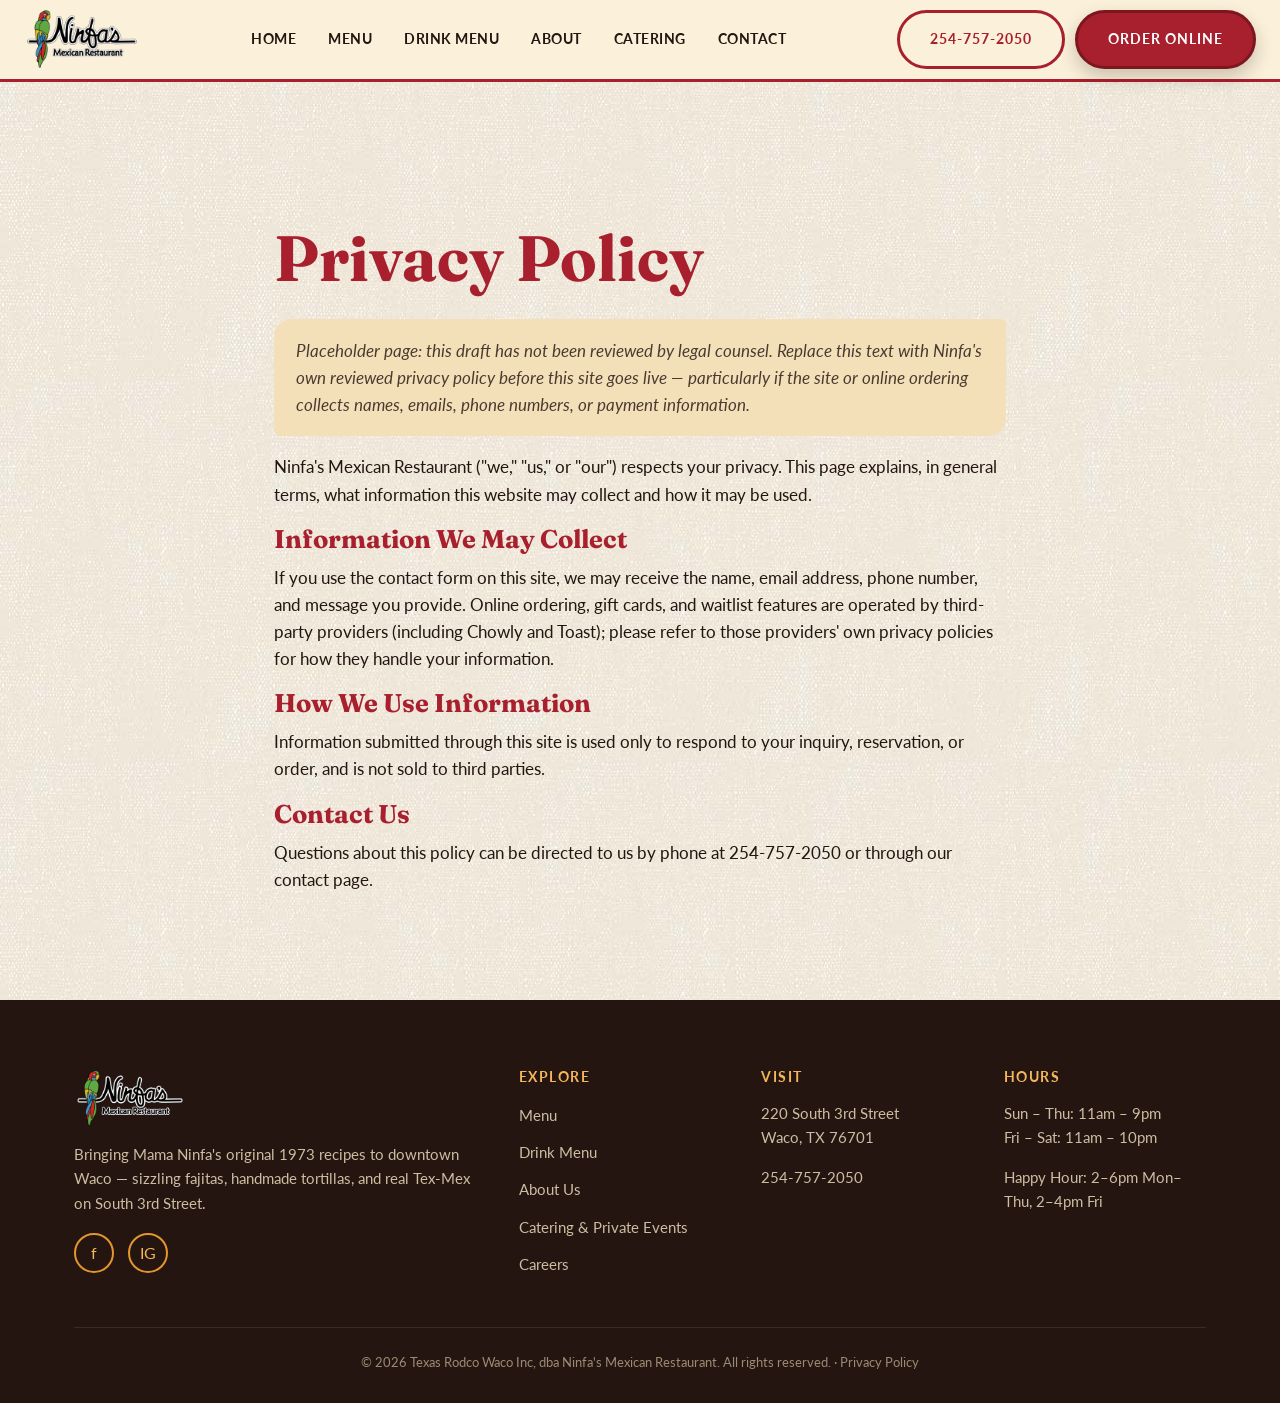
<file: privacy-policy.html>
<!DOCTYPE html>
<html lang="en">
<head>
<meta charset="UTF-8">
<meta name="viewport" content="width=device-width, initial-scale=1.0">
<title>Privacy Policy | Ninfa's Mexican Restaurant | Waco, TX</title>
<link rel="preconnect" href="https://fonts.googleapis.com">
<link rel="preconnect" href="https://fonts.gstatic.com" crossorigin>
<link href="https://fonts.googleapis.com/css2?family=Fraunces:wght@600;700&family=Lato:wght@400;700;900&family=Caveat:wght@700&display=swap" rel="stylesheet">
<link rel="stylesheet" href="site.css">
</head>
<body>

<header class="site-header">
  <div class="nav-wrap">
    <a href="index.html" class="nav-logo"><img src="images/logo.png" alt="Ninfa's Mexican Restaurant"></a>
    <nav>
      <ul class="nav-links" id="navLinks">
        <li><a href="index.html">Home</a></li>
        <li><a href="menu.html">Menu</a></li>
        <li><a href="drink-menu.html">Drink Menu</a></li>
        <li><a href="about.html">About</a></li>
        <li><a href="catering.html">Catering</a></li>
        <li><a href="contact.html">Contact</a></li>
      </ul>
    </nav>
    <div class="nav-cta">
      <a href="tel:2547572050" class="btn btn-outline">254-757-2050</a>
      <a href="https://www.ninfaswaco.com/stores" class="btn btn-primary" target="_blank" rel="noopener">Order Online</a>
      <button class="nav-toggle" id="navToggle" aria-label="Toggle menu">&#9776;</button>
    </div>
  </div>
</header>

<section style="padding-top:140px;">
  <div class="container" style="max-width:780px;">
    <h1>Privacy Policy</h1>
    <p style="background:var(--cream-dark);border-radius:var(--radius-md);padding:18px 22px;font-style:italic;color:var(--ink-soft);">Placeholder page: this draft has not been reviewed by legal counsel. Replace this text with Ninfa's own reviewed privacy policy before this site goes live &mdash; particularly if the site or online ordering collects names, emails, phone numbers, or payment information.</p>
    <p>Ninfa's Mexican Restaurant ("we," "us," or "our") respects your privacy. This page explains, in general terms, what information this website may collect and how it may be used.</p>
    <h3>Information We May Collect</h3>
    <p>If you use the contact form on this site, we may receive the name, email address, phone number, and message you provide. Online ordering, gift cards, and waitlist features are operated by third-party providers (including Chowly and Toast); please refer to those providers' own privacy policies for how they handle your information.</p>
    <h3>How We Use Information</h3>
    <p>Information submitted through this site is used only to respond to your inquiry, reservation, or order, and is not sold to third parties.</p>
    <h3>Contact Us</h3>
    <p>Questions about this policy can be directed to us by phone at <a href="tel:2547572050">254-757-2050</a> or through our <a href="contact.html">contact page</a>.</p>
  </div>
</section>

<footer class="site-footer">
  <div class="container">
    <div class="footer-grid">
      <div>
        <div class="footer-logo"><img src="images/logo.png" alt="Ninfa's Mexican Restaurant"></div>
        <p>Bringing Mama Ninfa's original 1973 recipes to downtown Waco &mdash; sizzling fajitas, handmade tortillas, and real Tex-Mex on South 3rd Street.</p>
        <div class="footer-social">
          <a href="https://www.facebook.com/NinfasWaco/" target="_blank" rel="noopener" aria-label="Facebook">f</a>
          <a href="https://www.instagram.com/ninfaswaco/" target="_blank" rel="noopener" aria-label="Instagram">IG</a>
        </div>
      </div>
      <div>
        <h4>Explore</h4>
        <ul>
          <li><a href="menu.html">Menu</a></li>
          <li><a href="drink-menu.html">Drink Menu</a></li>
          <li><a href="about.html">About Us</a></li>
          <li><a href="catering.html">Catering &amp; Private Events</a></li>
          <li><a href="careers.html">Careers</a></li>
        </ul>
      </div>
      <div>
        <h4>Visit</h4>
        <p>220 South 3rd Street<br>Waco, TX 76701</p>
        <p><a href="tel:2547572050">254-757-2050</a></p>
      </div>
      <div>
        <h4>Hours</h4>
        <p>Sun &ndash; Thu: 11am &ndash; 9pm<br>Fri &ndash; Sat: 11am &ndash; 10pm</p>
        <p>Happy Hour: 2&ndash;6pm Mon&ndash;Thu, 2&ndash;4pm Fri</p>
      </div>
    </div>
    <div class="footer-bottom">
      &copy; 2026 Texas Rodco Waco Inc, dba Ninfa's Mexican Restaurant. All rights reserved. &middot; <a href="privacy-policy.html">Privacy Policy</a>
    </div>
  </div>
</footer>

<script>
document.getElementById('navToggle').addEventListener('click', function(){
  document.getElementById('navLinks').classList.toggle('open');
});
</script>
</body>
</html>
</file>
<file: site.css>
/* =========================================================
   Ninfa's Mexican Restaurant — site stylesheet
   Brand system derived from Ninfa's own marketing materials:
   deep maroon, warm gold, cream background, near-black text,
   a small teal accent. Headline font: Fraunces (bold display
   serif, echoes the bold editorial serif used in their social
   posts). Body font: Lato.
   ========================================================= */

:root {
  /* Brightened off the real Ninfa's parrot logo (green body, red crown,
     gold beak, blue wing-tip) instead of a muted steakhouse palette —
     the brand mark is vibrant, so the site should read that way too. */
  --maroon: #a81f2d;
  --maroon-dark: #7e1620;
  --gold: #e2962c;
  --gold-light: #f4b65a;
  --cream: #fbf0da;
  --cream-dark: #f3e0b9;
  --ink: #241510;
  --ink-soft: #4a3a30;
  --teal: #1f8f8a;
  --green: #3f8f3a;
  --green-dark: #2d6b29;
  --sky: #2f8fc4;
  --white: #ffffff;
  --shadow: 0 10px 30px rgba(36, 21, 16, 0.18);
  --shadow-lg: 0 20px 44px rgba(36, 21, 16, 0.26);
  --radius-lg: 26px 8px;
  --radius-md: 18px 6px;
  /* Subtle fractal-noise grain, generated inline (no stock texture file needed) —
     gives flat color fields a bit of woven/paper depth instead of sitting dead flat. */
  --grain: url("data:image/svg+xml,%3Csvg xmlns='http://www.w3.org/2000/svg' width='180' height='180'%3E%3Cfilter id='n'%3E%3CfeTurbulence type='fractalNoise' baseFrequency='0.85' numOctaves='2' stitchTiles='stitch'/%3E%3CfeColorMatrix type='matrix' values='0 0 0 0 0 0 0 0 0 0 0 0 0 0 0 0 0 0 0.05 0'/%3E%3C/filter%3E%3Crect width='100%25' height='100%25' filter='url(%23n)'/%3E%3C/svg%3E");
}

* { box-sizing: border-box; }
html { scroll-behavior: smooth; }
body {
  margin: 0;
  background-color: var(--cream);
    background-image: url("ninfas-texture-1.jpg");
  background-repeat: repeat;
  color: var(--ink);
  font-family: 'Lato', sans-serif;
  font-size: 17px;
  line-height: 1.6;
}

h1, h2, h3, h4 {
  font-family: 'Fraunces', serif;
  font-weight: 700;
  color: var(--maroon);
  margin: 0 0 0.4em;
  line-height: 1.12;
}

h1 { font-size: clamp(2.6rem, 5vw, 4.4rem); }
h2 { font-size: clamp(2rem, 3.4vw, 2.9rem); }
h3 { font-size: clamp(1.3rem, 2vw, 1.6rem); }

p { margin: 0 0 1em; }

a { color: inherit; text-decoration: none; }

.eyebrow {
  display: inline-block;
  font-family: 'Lato', sans-serif;
  font-weight: 700;
  letter-spacing: 2.5px;
  text-transform: uppercase;
  font-size: 0.82rem;
  color: var(--gold);
  margin-bottom: 0.6em;
}

.script {
  font-family: 'Caveat', cursive;
  font-weight: 700;
  color: var(--green);
}

.container {
  max-width: 1180px;
  margin: 0 auto;
  padding: 0 24px;
}

img { max-width: 100%; display: block; }

/* ---------- Buttons ---------- */
.btn {
  display: inline-block;
  font-family: 'Lato', sans-serif;
  font-weight: 700;
  letter-spacing: 1px;
  text-transform: uppercase;
  font-size: 0.88rem;
  padding: 15px 30px;
  border-radius: 999px;
  border: 3px solid transparent;
  cursor: pointer;
  transition: transform 0.2s ease, box-shadow 0.2s ease, background 0.2s ease, color 0.2s ease, border-color 0.2s ease;
  box-shadow: 0 8px 18px rgba(36, 21, 16, 0.22);
}
.btn:hover { transform: translateY(-3px); box-shadow: 0 14px 26px rgba(36, 21, 16, 0.28); }
.btn:active { transform: translateY(-1px); }
.btn-primary {
  background: var(--maroon);
  color: var(--white);
  border-color: var(--maroon-dark);
}
.btn-primary:hover { background: var(--gold); color: var(--ink); border-color: var(--gold-light); }
.btn-outline {
  background: transparent;
  color: var(--maroon);
  border-color: var(--maroon);
  box-shadow: none;
}
.btn-outline:hover { background: var(--maroon); color: var(--white); box-shadow: 0 14px 26px rgba(36, 21, 16, 0.28); }
.btn-gold {
  background: var(--gold);
  color: var(--ink);
  border-color: var(--gold-light);
}
.btn-gold:hover { background: var(--maroon); color: var(--white); border-color: var(--maroon-dark); }

/* ---------- Header / Nav ---------- */
.site-header {
  position: sticky;
  top: 0;
  z-index: 100;
  background: var(--cream);
  border-bottom: 3px solid var(--maroon);
}
.nav-wrap {
  display: flex;
  align-items: center;
  justify-content: space-between;
  padding: 10px 24px;
  max-width: 1280px;
  margin: 0 auto;
}
.nav-logo img { height: 58px; width: auto; }
.nav-links {
  display: flex;
  align-items: center;
  gap: 28px;
  list-style: none;
  margin: 0;
  padding: 0;
  font-weight: 700;
  text-transform: uppercase;
  font-size: 0.86rem;
  letter-spacing: 0.5px;
}
.nav-links a { padding: 6px 2px; border-bottom: 2px solid transparent; }
.nav-links a:hover { border-color: var(--gold); color: var(--maroon); }
.nav-cta { display: flex; gap: 10px; align-items: center; }
.nav-toggle {
  display: none;
  background: none;
  border: none;
  font-size: 1.8rem;
  color: var(--maroon);
  cursor: pointer;
}

@media (max-width: 920px) {
  .nav-links { display: none; position: absolute; top: 100%; left: 0; right: 0; background: var(--cream); flex-direction: column; align-items: flex-start; padding: 18px 24px; border-bottom: 3px solid var(--maroon); gap: 16px; }
  .nav-links.open { display: flex; }
  .nav-toggle { display: block; }
  .nav-cta .btn-outline { display: none; }
}

/* ---------- Hero ---------- */
.hero {
  position: relative;
  min-height: 86vh;
  display: flex;
  align-items: center;
  background-size: cover;
  background-position: center;
  color: var(--white);
}
.hero::after {
  content: '';
  position: absolute;
  inset: 0;
  background: linear-gradient(100deg, rgba(20,10,8,0.82) 0%, rgba(20,10,8,0.55) 45%, rgba(20,10,8,0.25) 100%);
}
.hero-content { position: relative; z-index: 2; max-width: 640px; padding: 60px 24px; }
.hero h1 { color: var(--white); }
.hero .eyebrow { color: var(--gold-light); }
.hero p.lead { font-size: 1.2rem; color: #f3e9d8; max-width: 520px; }
.hero-ctas { display: flex; gap: 16px; flex-wrap: wrap; margin-top: 28px; }

/* ---------- Sections ---------- */
section { padding: 90px 0; }
.section-alt { background-color: var(--cream-dark); background-image: url("ninfas-texture-2.jpg"); background-repeat: repeat; }
.section-dark { background-color: var(--ink); background-image: var(--grain); color: #f3e9d8; }
.section-dark h2 { color: var(--gold-light); }
.section-head { max-width: 700px; margin: 0 auto 50px; text-align: center; }
.section-head.left { margin: 0 0 50px; text-align: left; }

/* ---------- Highlight / menu cards ---------- */
.card-grid {
  display: grid;
  grid-template-columns: repeat(3, 1fr);
  gap: 28px;
}
@media (max-width: 920px) { .card-grid { grid-template-columns: repeat(2, 1fr); } }
@media (max-width: 620px) { .card-grid { grid-template-columns: 1fr; } }

.dish-card {
  background: var(--white);
  border-radius: var(--radius-lg);
  overflow: hidden;
  box-shadow: var(--shadow);
  display: flex;
  flex-direction: column;
  transition: transform 0.25s ease, box-shadow 0.25s ease;
}
.dish-card:hover { transform: translateY(-8px); box-shadow: var(--shadow-lg); }
.dish-card img { height: 220px; width: 100%; object-fit: cover; }
.dish-card-body { padding: 22px 24px 26px; flex: 1; display: flex; flex-direction: column; }
.dish-card-body h3 { margin-bottom: 8px; }
.dish-card-body p { color: var(--ink-soft); font-size: 0.97rem; flex: 1; }
.dish-price { color: var(--maroon); font-weight: 700; font-family: 'Fraunces', serif; font-size: 1.15rem; margin-top: 6px; }

/* ---------- About / story split ---------- */
.split {
  display: grid;
  grid-template-columns: 1fr 1fr;
  gap: 60px;
  align-items: center;
}
@media (max-width: 860px) { .split { grid-template-columns: 1fr; gap: 36px; } }
.split img { border-radius: var(--radius-lg); box-shadow: var(--shadow); width: 100%; height: 480px; object-fit: cover; }
.split.reverse { direction: rtl; }
.split.reverse > * { direction: ltr; }

/* ---------- Stat tiles (paired with a split section) ---------- */
.stat-grid { display: grid; grid-template-columns: 1fr 1fr; gap: 16px; margin-top: 30px; }
@media (max-width: 460px) { .stat-grid { grid-template-columns: 1fr; } }
.stat-tile {
  background: var(--white);
  border-radius: var(--radius-md);
  padding: 20px 22px;
  box-shadow: var(--shadow);
  transition: transform 0.25s ease, box-shadow 0.25s ease;
}
.stat-tile:hover { transform: translateY(-5px); box-shadow: var(--shadow-lg); }
.stat-tile .stat-num {
  display: block;
  font-family: 'Fraunces', serif;
  font-weight: 700;
  font-size: 1.7rem;
  color: var(--maroon);
  margin-bottom: 4px;
}
.stat-tile:nth-child(2) .stat-num { color: var(--green); }
.stat-tile:nth-child(3) .stat-num { color: var(--sky); }
.stat-tile:nth-child(4) .stat-num { color: var(--gold); }
.stat-tile p { margin: 0; font-size: 0.9rem; color: var(--ink-soft); line-height: 1.4; }

/* ---------- Full-bleed alternating split (photo runs edge-to-edge) ---------- */
.bleed-split { display: grid; grid-template-columns: 1fr 1fr; align-items: stretch; min-height: 520px; }
@media (max-width: 860px) { .bleed-split { grid-template-columns: 1fr; min-height: auto; } }
.bleed-split .bleed-text {
  display: flex;
  flex-direction: column;
  justify-content: center;
  padding: 70px 48px 70px max(24px, calc((100vw - 1180px) / 2 + 24px));
}
.bleed-split.reverse { direction: rtl; }
.bleed-split.reverse .bleed-text { direction: ltr; padding: 70px max(24px, calc((100vw - 1180px) / 2 + 24px)) 70px 48px; }
.bleed-split.reverse .bleed-media { direction: ltr; }
@media (max-width: 860px) {
  .bleed-split .bleed-text, .bleed-split.reverse .bleed-text { padding: 56px 24px; direction: ltr; }
}
.bleed-split .bleed-media { position: relative; overflow: hidden; min-height: 320px; }
.bleed-split .bleed-media img { position: absolute; inset: 0; width: 100%; height: 100%; object-fit: cover; }

/* ---------- Mosaic photo gallery (one large anchor tile + small tiles) ---------- */
.mosaic-grid { display: grid; grid-template-columns: repeat(3, 1fr); grid-auto-rows: 300px; gap: 4px; }
@media (max-width: 760px) { .mosaic-grid { grid-template-columns: repeat(2, 1fr); grid-auto-rows: 200px; } .mosaic-grid a:first-child { grid-column: span 2; grid-row: span 1; } }
.mosaic-grid a { display: block; position: relative; overflow: hidden; }
.mosaic-grid a:first-child { grid-row: span 2; }
.mosaic-grid img { width: 100%; height: 100%; object-fit: cover; transition: transform 0.35s ease; }
.mosaic-grid a:hover img { transform: scale(1.06); }

/* ---------- Checklist ---------- */
.checklist { list-style: none; margin: 0; padding: 0; display: grid; grid-template-columns: 1fr 1fr; gap: 14px 30px; }
@media (max-width: 560px) { .checklist { grid-template-columns: 1fr; } }
.checklist li { display: flex; align-items: flex-start; gap: 10px; font-weight: 600; }
.checklist li::before {
  content: '✓';
  flex: none;
  width: 24px; height: 24px;
  background: var(--gold);
  color: var(--white);
  box-shadow: 0 3px 8px rgba(36, 21, 16, 0.25);
  border-radius: 6px;
  /* Cycle the checkbox through the logo's parrot colors instead of one flat gold square */
  display: flex; align-items: center; justify-content: center;
  font-size: 0.8rem;
  font-weight: 900;
}
.checklist li:nth-child(2)::before { background: var(--green); }
.checklist li:nth-child(3)::before { background: var(--maroon); }
.checklist li:nth-child(4)::before { background: var(--sky); }

/* ---------- Reviews ---------- */
.review-grid { display: grid; grid-template-columns: repeat(3, 1fr); gap: 26px; }
@media (max-width: 920px) { .review-grid { grid-template-columns: 1fr; } }
.review-card {
  background: var(--white);
  border-radius: var(--radius-md);
  padding: 28px 26px;
  box-shadow: var(--shadow);
  border-top: 4px solid var(--gold);
  transition: transform 0.25s ease, box-shadow 0.25s ease;
}
.review-card:hover { transform: translateY(-6px); box-shadow: var(--shadow-lg); }
.review-grid .review-card:nth-child(2) { border-top-color: var(--green); }
.review-grid .review-card:nth-child(3) { border-top-color: var(--sky); }
.review-stars { color: var(--gold); letter-spacing: 2px; margin-bottom: 10px; font-size: 1.1rem; }
.review-quote { color: var(--ink-soft); font-size: 0.97rem; margin-bottom: 16px; }
.review-name { font-family: 'Fraunces', serif; font-weight: 700; color: var(--maroon); }
.review-source { font-size: 0.82rem; color: var(--ink-soft); text-transform: uppercase; letter-spacing: 1px; }

/* ---------- Instagram strip ---------- */
.insta-strip { display: grid; grid-template-columns: repeat(6, 1fr); gap: 4px; }
@media (max-width: 920px) { .insta-strip { grid-template-columns: repeat(3, 1fr); } }
.insta-strip a { display: block; aspect-ratio: 4/5; overflow: hidden; position: relative; }
.insta-strip img { width: 100%; height: 100%; object-fit: cover; transition: transform 0.3s ease; }
.insta-strip a:hover img { transform: scale(1.06); }

/* ---------- Footer ---------- */
.site-footer { background: var(--ink); color: #e8dcc8; padding: 70px 0 30px; }
.footer-grid { display: grid; grid-template-columns: 2fr 1fr 1fr 1fr; gap: 40px; margin-bottom: 50px; }
@media (max-width: 860px) { .footer-grid { grid-template-columns: 1fr 1fr; } }
.footer-grid h4 { color: var(--gold-light); text-transform: uppercase; font-family: 'Lato', sans-serif; font-size: 0.85rem; letter-spacing: 1.5px; margin-bottom: 16px; }
.footer-grid a, .footer-grid p { color: #cdbda2; font-size: 0.95rem; }
.footer-grid ul { list-style: none; margin: 0; padding: 0; display: flex; flex-direction: column; gap: 10px; }
.footer-logo img { height: 56px; margin-bottom: 16px; }
.footer-social { display: flex; gap: 14px; margin-top: 18px; }
.footer-social a { width: 40px; height: 40px; border: 2px solid var(--gold); border-radius: 50%; display: flex; align-items: center; justify-content: center; color: var(--gold-light); font-size: 1rem; transition: transform 0.2s ease, background 0.2s ease, color 0.2s ease; }
.footer-social a:hover { transform: translateY(-3px); }
.footer-social a[aria-label="Facebook"]:hover { background: var(--sky); border-color: var(--sky); color: var(--white); }
.footer-social a[aria-label="Instagram"]:hover { background: var(--green); border-color: var(--green); color: var(--white); }
.footer-bottom { border-top: 1px solid #3a2c22; padding-top: 24px; text-align: center; font-size: 0.82rem; color: #9c8a73; }

/* ---------- Page header (interior pages) ---------- */
.page-hero {
  padding: 150px 0 70px;
  background: var(--ink);
  color: var(--white);
  text-align: center;
  background-size: cover;
  background-position: center;
  position: relative;
}
.page-hero::after { content: ''; position: absolute; inset: 0; background: rgba(20,10,8,0.72); }
.page-hero .inner { position: relative; z-index: 2; }
.page-hero h1 { color: var(--white); }

/* ---------- Menu page ---------- */
.menu-nav {
  position: sticky;
  top: 80px;
  z-index: 50;
  background: var(--cream);
  border-bottom: 2px solid var(--gold);
  padding: 14px 0;
}
.menu-nav .container { display: flex; flex-wrap: wrap; gap: 10px; }
.menu-nav a {
  flex: none;
  font-weight: 700;
  font-size: 0.82rem;
  text-transform: uppercase;
  letter-spacing: 0.5px;
  padding: 8px 16px;
  border-radius: 20px;
  border: 2px solid var(--maroon);
  color: var(--maroon);
}
.menu-nav a:hover { background: var(--maroon); color: var(--white); }

.menu-section { padding: 70px 0; border-bottom: 1px solid var(--cream-dark); scroll-margin-top: var(--nav-h, 140px); }
.menu-section-head { display: flex; align-items: baseline; justify-content: space-between; gap: 20px; margin-bottom: 36px; flex-wrap: wrap; }
.menu-section-head h2 { margin: 0; }
.menu-section-note { color: var(--ink-soft); font-style: italic; font-size: 0.95rem; }

.menu-photo-divider {
  width: 100%;
  height: 340px;
  object-fit: cover;
  border-radius: var(--radius-lg);
  margin-bottom: 40px;
  box-shadow: var(--shadow);
}

.menu-items { display: grid; grid-template-columns: 1fr 1fr; gap: 30px 50px; }
@media (max-width: 760px) { .menu-items { grid-template-columns: 1fr; } }
.menu-item { border-bottom: 1px dotted #cdb98c; padding-bottom: 16px; }
.menu-item-top { display: flex; justify-content: space-between; align-items: baseline; gap: 14px; }
.menu-item-top h4 { font-family: 'Fraunces', serif; font-weight: 700; font-size: 1.08rem; color: var(--ink); margin: 0; }
.menu-item-price { font-family: 'Fraunces', serif; font-weight: 700; color: var(--maroon); white-space: nowrap; }
.menu-item p { margin: 6px 0 0; font-size: 0.93rem; color: var(--ink-soft); }

/* ---------- CTA banner ---------- */
.cta-banner {
  background-color: var(--maroon);
  background-image: var(--grain);
  color: var(--white);
  text-align: center;
  padding: 80px 0;
}
.cta-banner h2 { color: var(--white); }
.cta-banner p { color: #f0ded0; max-width: 560px; margin: 0 auto 28px; }

/* ---------- Info cards (contact / hours) ---------- */
.info-grid { display: grid; grid-template-columns: repeat(3, 1fr); gap: 30px; }
@media (max-width: 860px) { .info-grid { grid-template-columns: 1fr; } }
.info-card { background: var(--white); border-radius: var(--radius-md); padding: 32px; box-shadow: var(--shadow); text-align: center; transition: transform 0.25s ease, box-shadow 0.25s ease; }
.info-card:hover { transform: translateY(-6px); box-shadow: var(--shadow-lg); }
.info-card h3 { color: var(--maroon); }

/* ---------- Map ---------- */
.map-embed { border-radius: var(--radius-lg); overflow: hidden; box-shadow: var(--shadow); border: none; width: 100%; height: 420px; }

/* ---------- Background texture rows (user-requested preview) ---------- */
.textured-row {
   background-image: url("ninfas-texture-1.jpg");
   background-repeat: repeat;
}


/* ---------- Tan-row texture override (section-alt rows use the second texture) ---------- */
.section-alt.textured-row {
  background-image: url("ninfas-texture-2.jpg");
  background-repeat: repeat;
}

/* ---------- Full-height framed photo for the Mama Taught Us row ---------- */
@media (min-width: 861px) {
  .bleed-split.sticky-media .bleed-media {
    position: sticky;
    top: 81px;
    height: calc(100vh - 81px);
    align-self: start;
  }
  .bleed-split.sticky-media {
    height: calc(100vh - 81px);
  }
  .bleed-split.sticky-media .bleed-text {
    padding-top: 32px;
    padding-bottom: 32px;
    max-height: calc(100vh - 81px);
    overflow-y: auto;
  }
  .bleed-split.sticky-media .bleed-text h2 {
    font-size: clamp(1.6rem, 2.4vw, 2.2rem);
    margin-bottom: 0.3em;
  }
  .bleed-split.sticky-media .bleed-text .eyebrow {
    margin-bottom: 0.3em;
  }
  .bleed-split.sticky-media .bleed-text p {
    font-size: 0.92rem;
    margin-bottom: 0.6em;
  }
  .bleed-split.sticky-media .stat-grid {
    margin-top: 14px;
    gap: 10px;
  }
  .bleed-split.sticky-media .stat-tile {
    padding: 12px 14px;
  }
  .bleed-split.sticky-media .stat-tile .stat-num {
    font-size: 1.25rem;
    margin-bottom: 2px;
  }
  .bleed-split.sticky-media .stat-tile p {
    font-size: 0.8rem;
    margin: 0;
  }
}

/* ---------- Live Facebook feed ---------- */
.facebook-feed {
  position: relative;
  background-color: var(--ink);
  background-image: var(--grain);
  color: var(--white);
  overflow: hidden;
}
.facebook-feed::before {
  content: "";
  position: absolute;
  inset: 0;
  background: radial-gradient(ellipse at 15% 20%, rgba(168, 31, 45, 0.35), transparent 55%),
              radial-gradient(ellipse at 85% 80%, rgba(226, 150, 44, 0.18), transparent 50%);
  pointer-events: none;
}
.facebook-feed .script { color: var(--gold-light); }
.facebook-feed-grid {
  position: relative;
  max-width: 1360px;
  margin: 0 auto;
  display: grid;
  grid-template-columns: 1fr 1.15fr;
  gap: 48px;
  align-items: center;
  padding: 90px 24px;
}
.facebook-feed-text h2 { color: var(--white); margin-bottom: 0; }
.facebook-feed-accent {
  display: block;
  width: 86px;
  height: 4px;
  margin: 18px 0 22px;
  border-radius: 999px;
  background: linear-gradient(90deg, var(--gold-light), var(--maroon));
}
.facebook-feed-text p { color: #e9ddcb; max-width: 440px; }
.facebook-feed-text .btn { margin-top: 8px; }
.facebook-feed-thumbs {
  display: flex;
  gap: 20px;
  margin-top: 32px;
}
.facebook-feed-thumbs img {
  width: 180px;
  height: 180px;
  object-fit: cover;
  border-radius: var(--radius-md);
  border: 2px solid rgba(244, 182, 90, 0.4);
  box-shadow: var(--shadow);
}
.facebook-feed-embed { display: flex; justify-content: center; width: 100%; }
.facebook-feed-embed-frame {
  position: relative;
  padding: 14px;
  background: var(--white);
  border-radius: var(--radius-lg);
  box-shadow: 0 20px 45px -14px rgba(0,0,0,0.45);
  /* Facebook Page Plugin content is capped at 500px. Match the frame to it
     so the white card never leaves an unused strip beside the live feed. */
  width: min(100%, 528px);
}
.facebook-feed-embed-frame::before {
  content: "";
  position: absolute;
  inset: -6px;
  z-index: -1;
  border-radius: var(--radius-lg);
  background: linear-gradient(135deg, var(--gold), var(--maroon));
}
.facebook-feed-embed-frame .fb-page,
.facebook-feed-embed-frame .fb-page > span,
.facebook-feed-embed-frame iframe {
  max-width: 100%;
  border-radius: calc(var(--radius-md) - 4px);
  overflow: hidden;
  display: block;
}
@media (max-width: 860px) {
  .facebook-feed-grid { grid-template-columns: 1fr; gap: 36px; padding: 64px 24px; text-align: center; }
  .facebook-feed-text p { margin-left: auto; margin-right: auto; }
  .facebook-feed-thumbs { justify-content: center; }
  .facebook-feed-embed { justify-content: center; }
}
</file>
